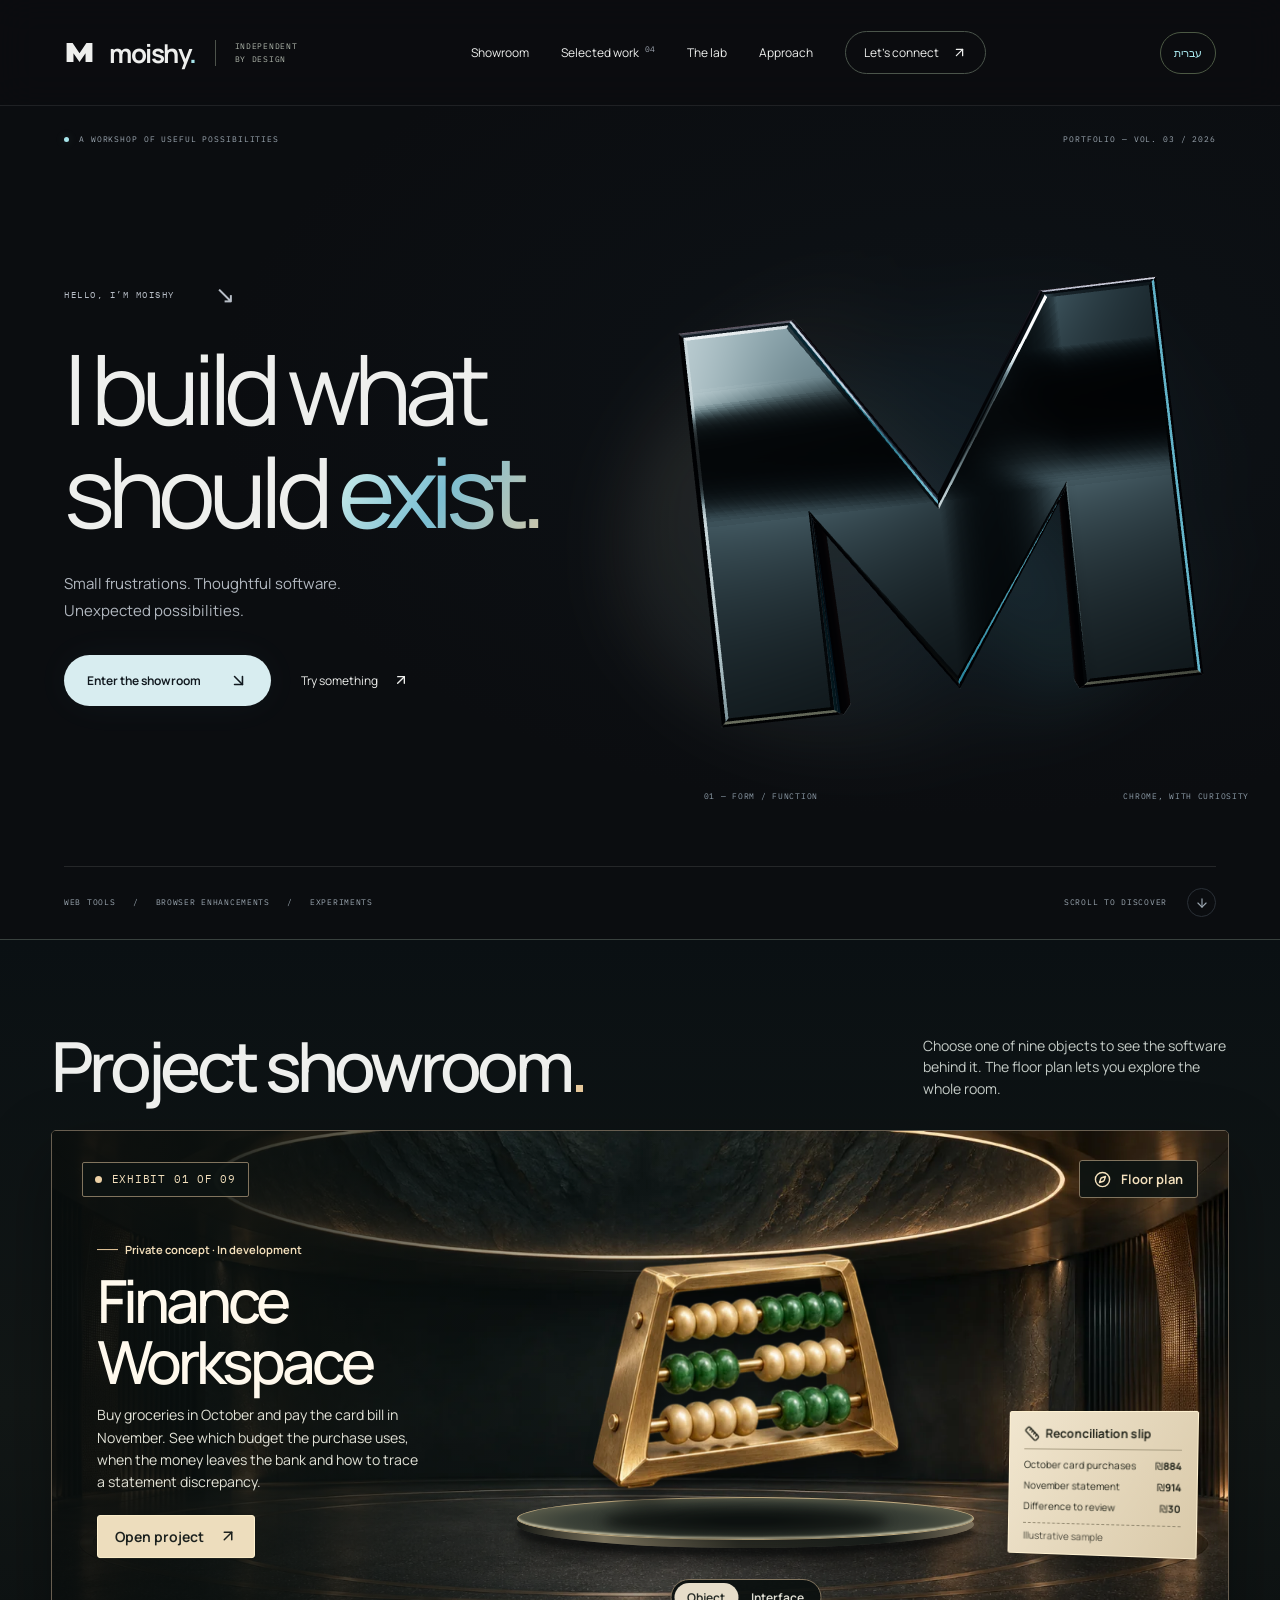
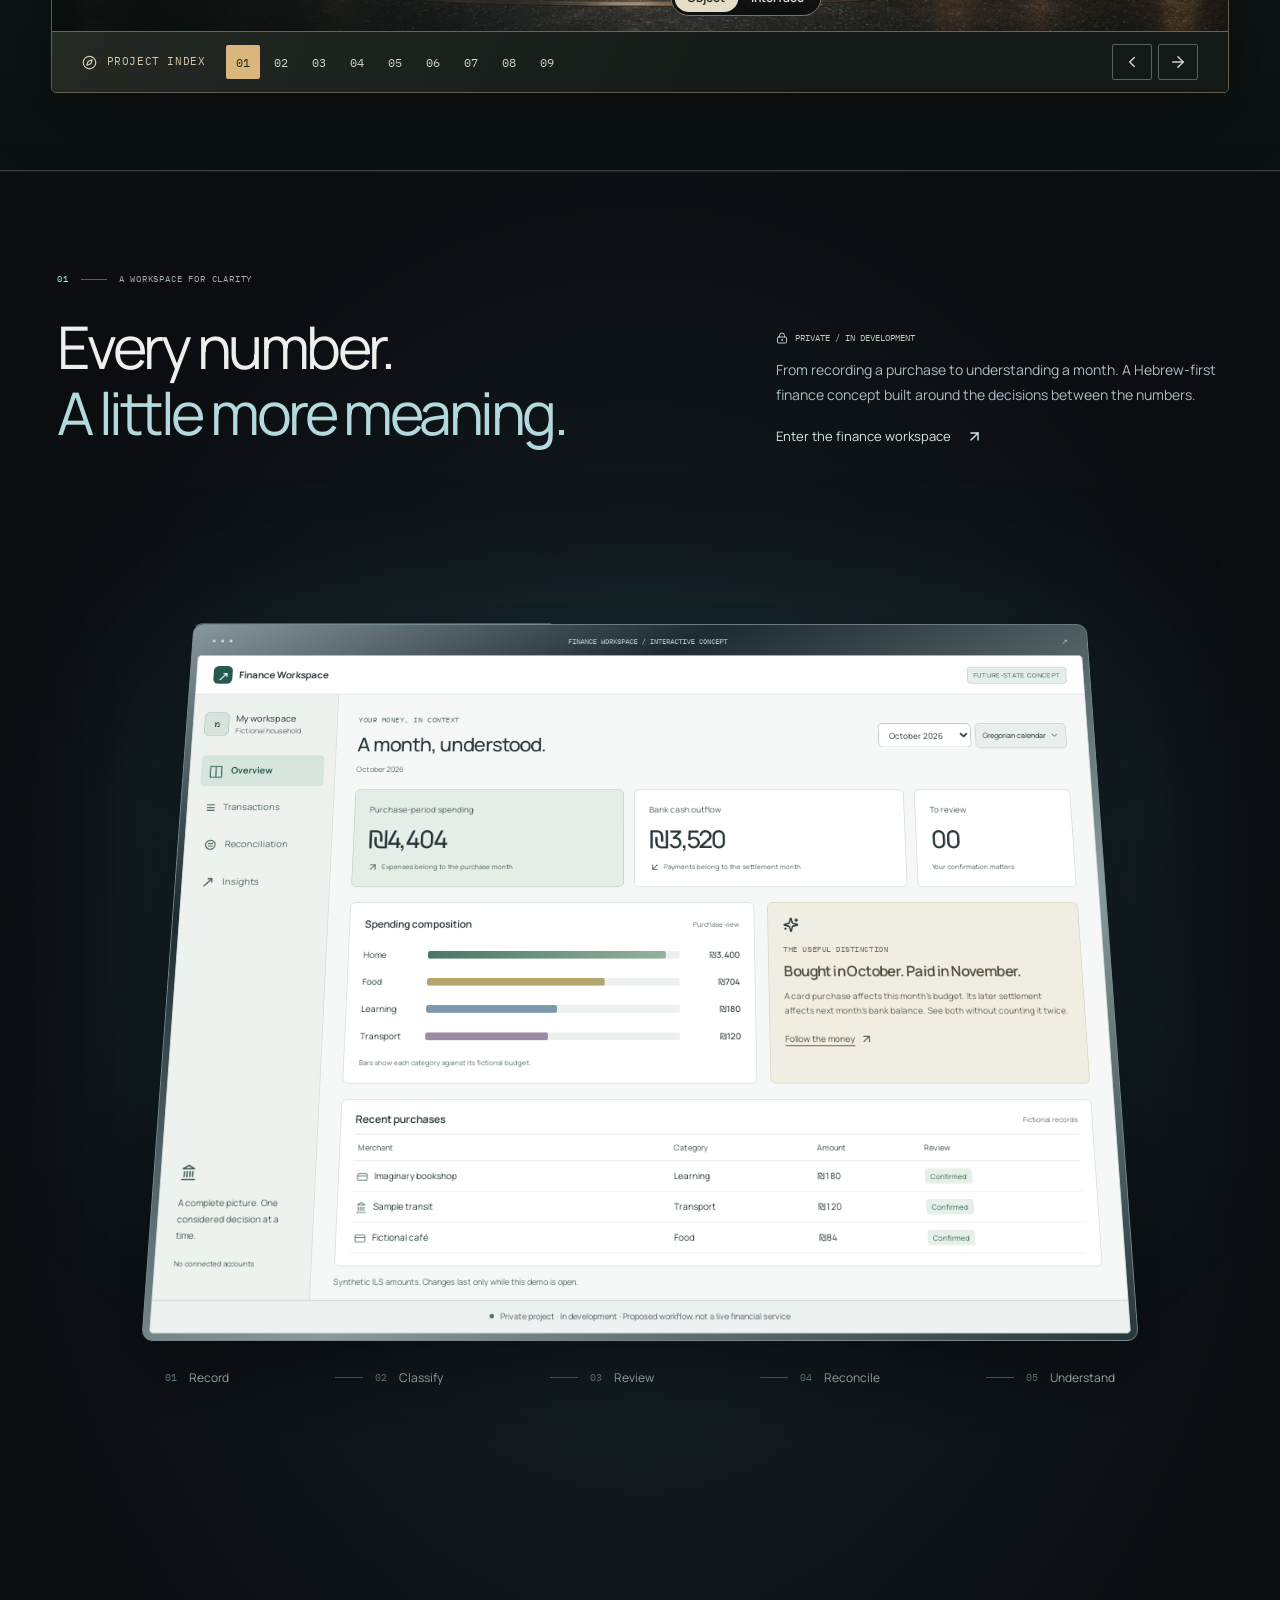
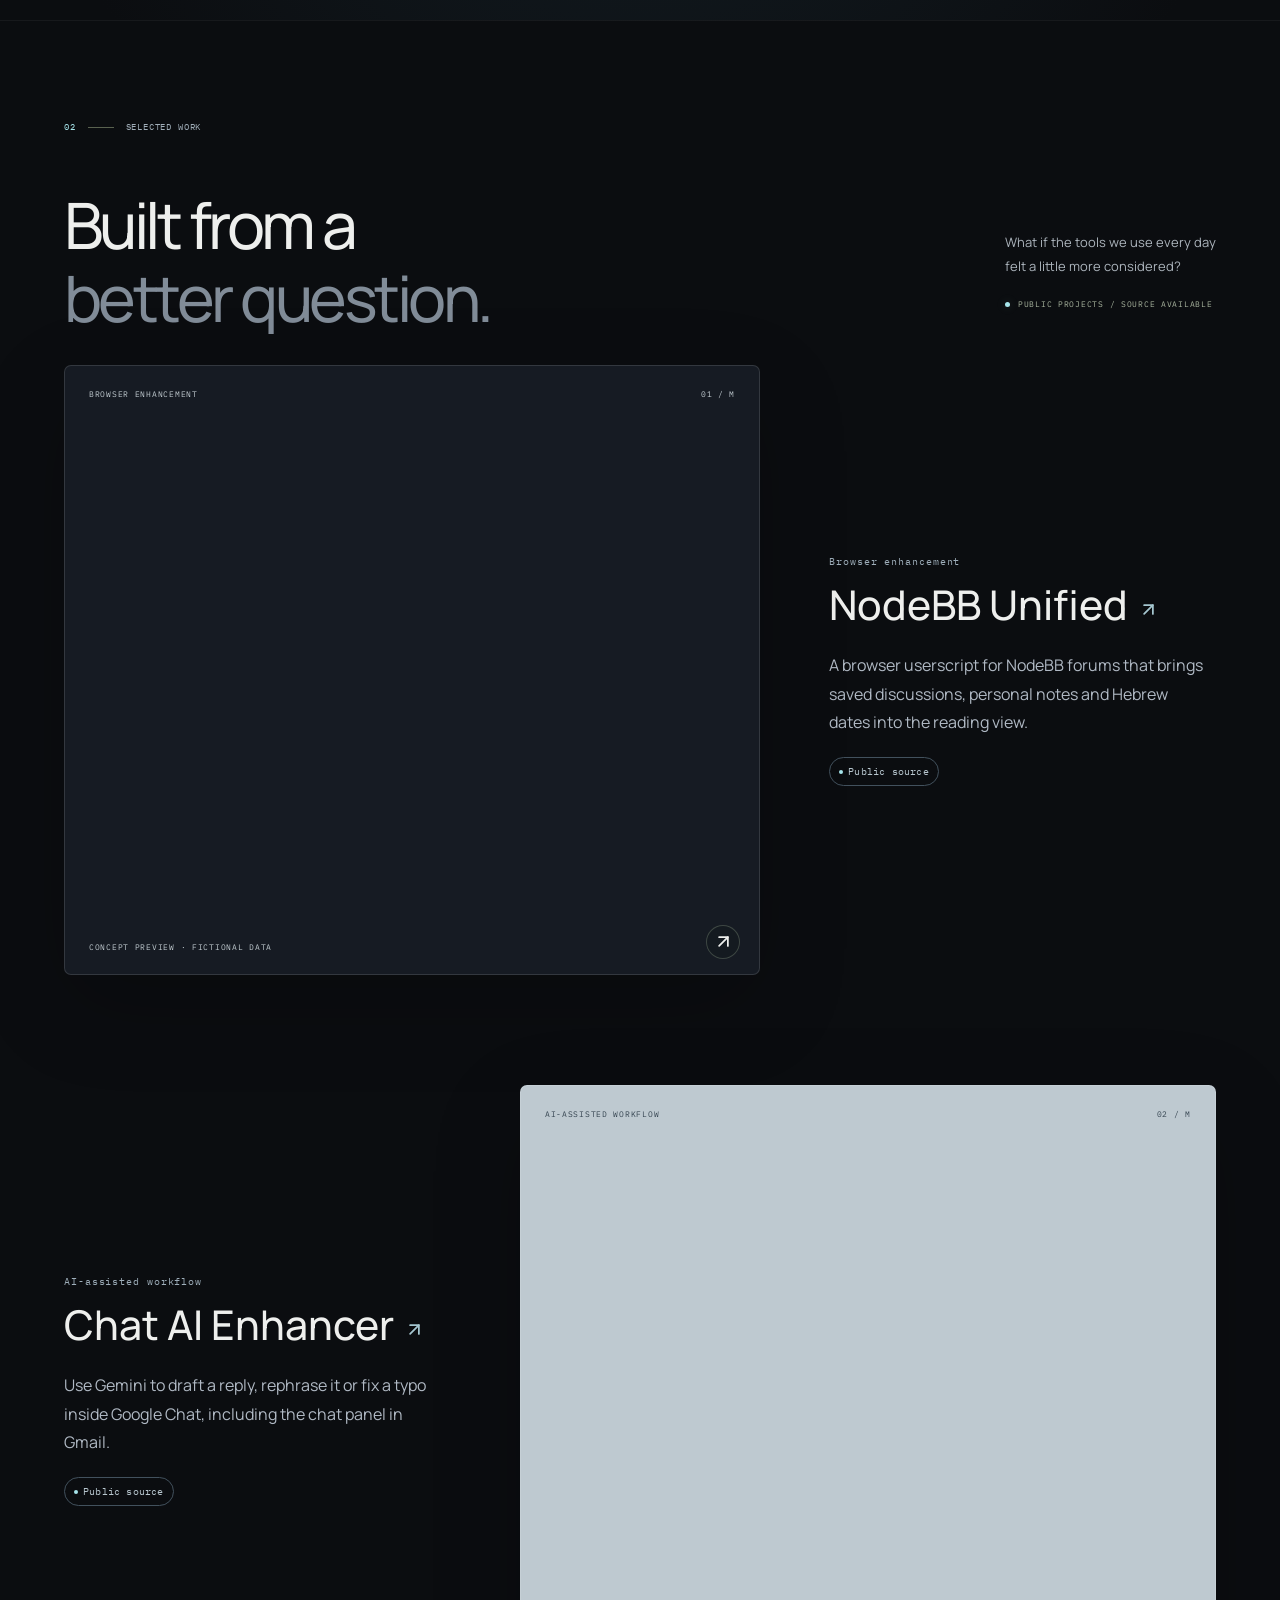
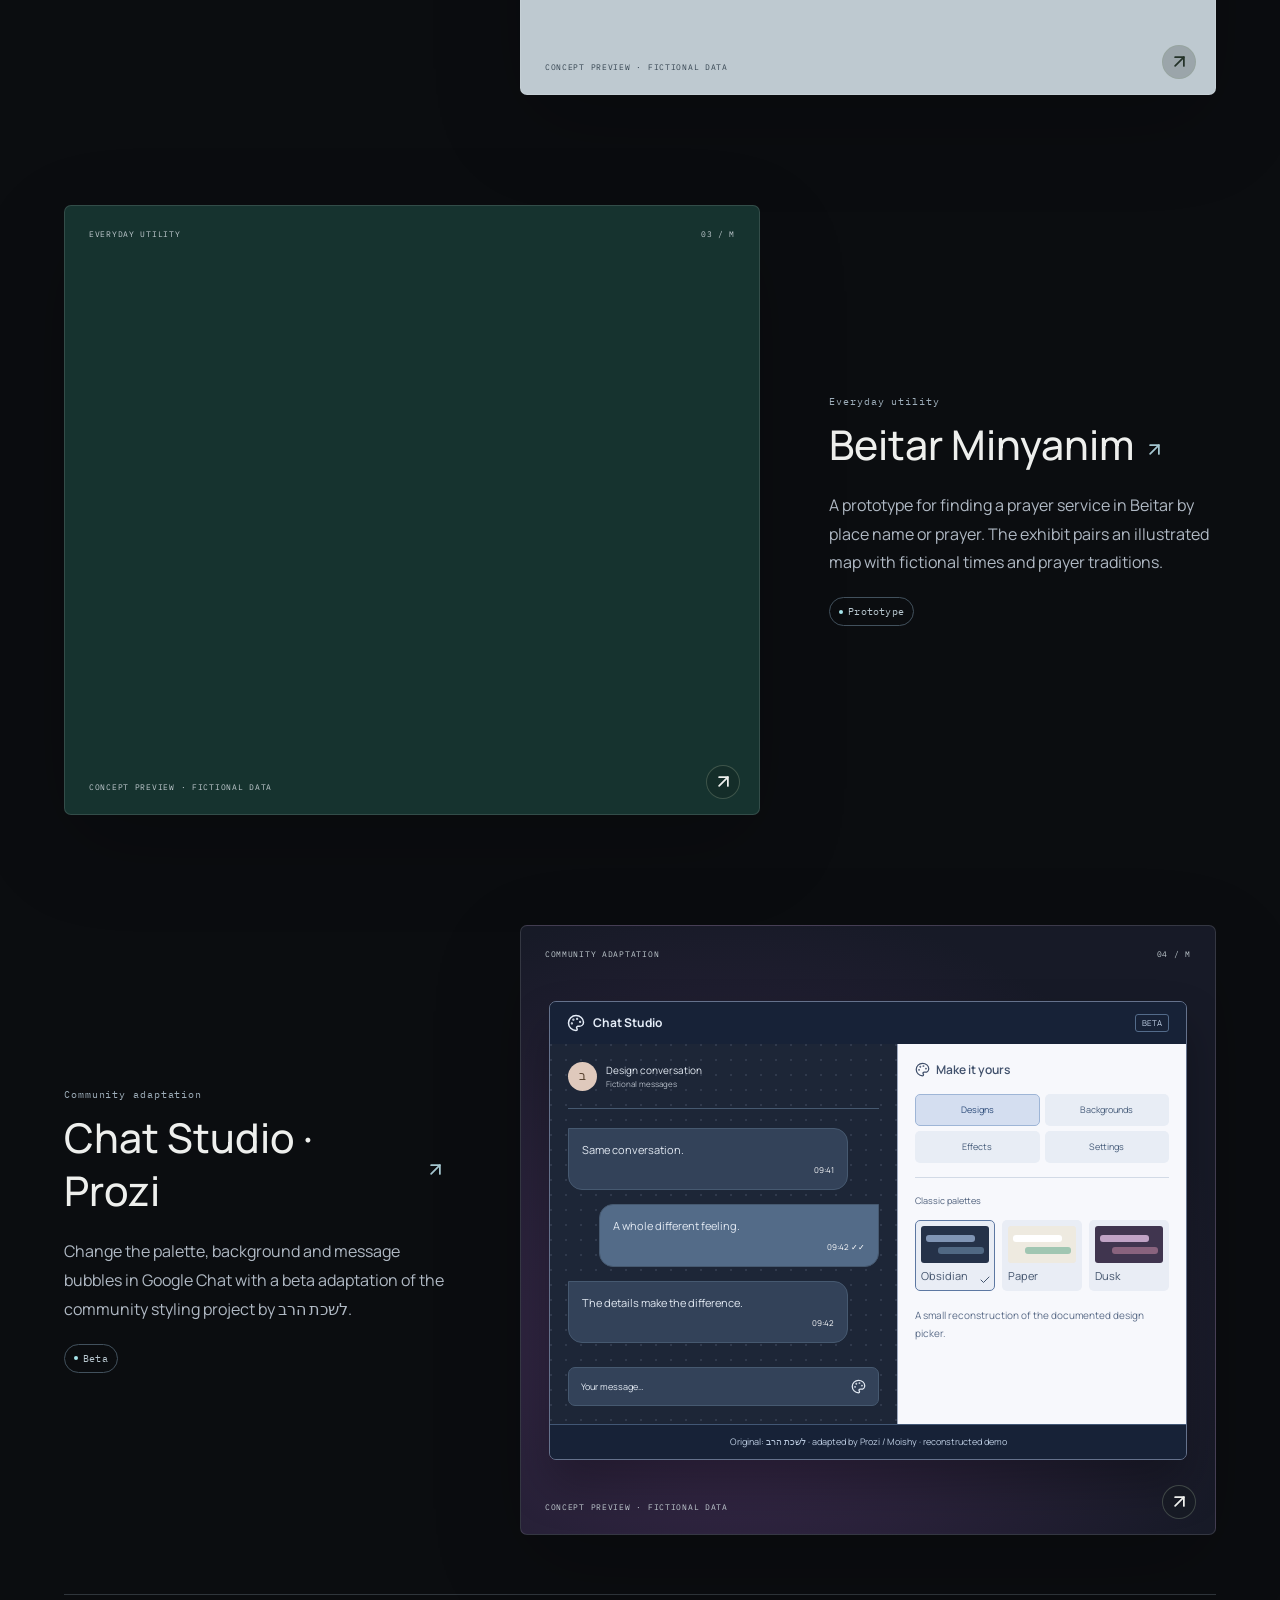
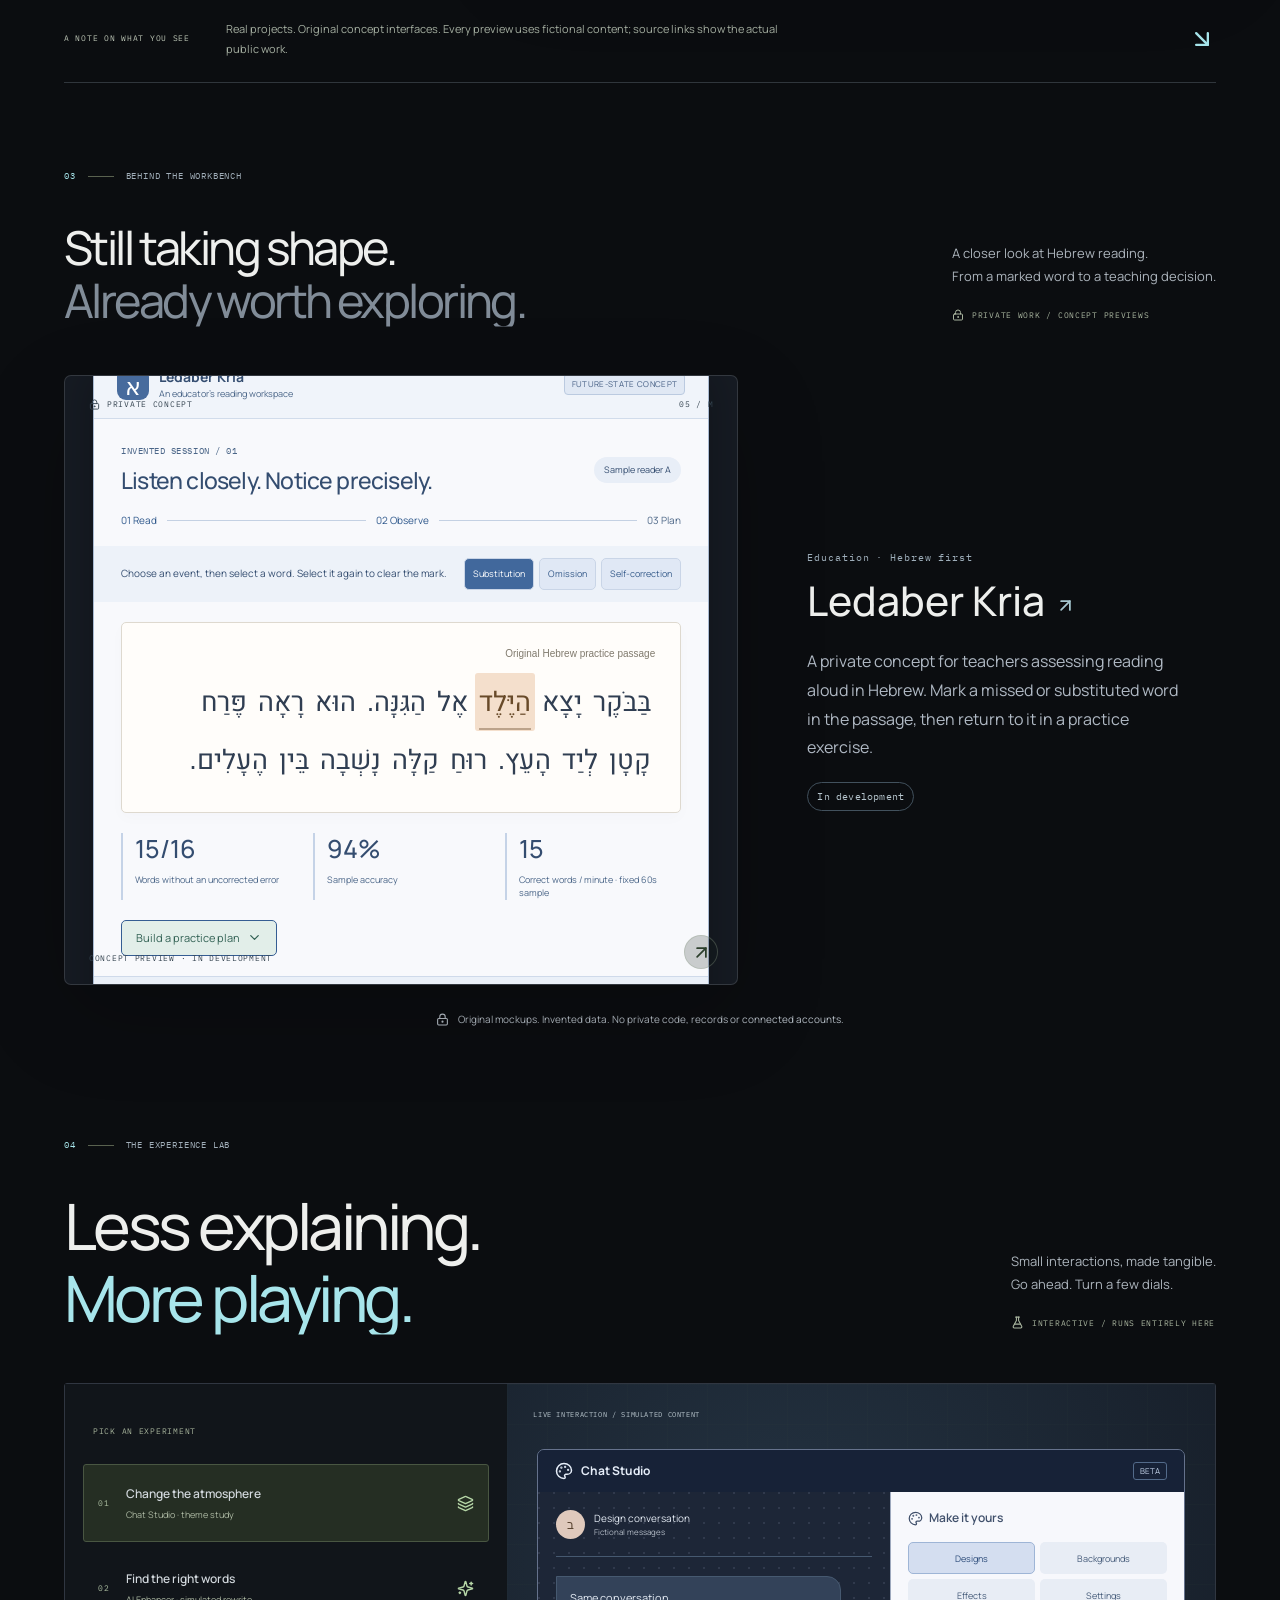
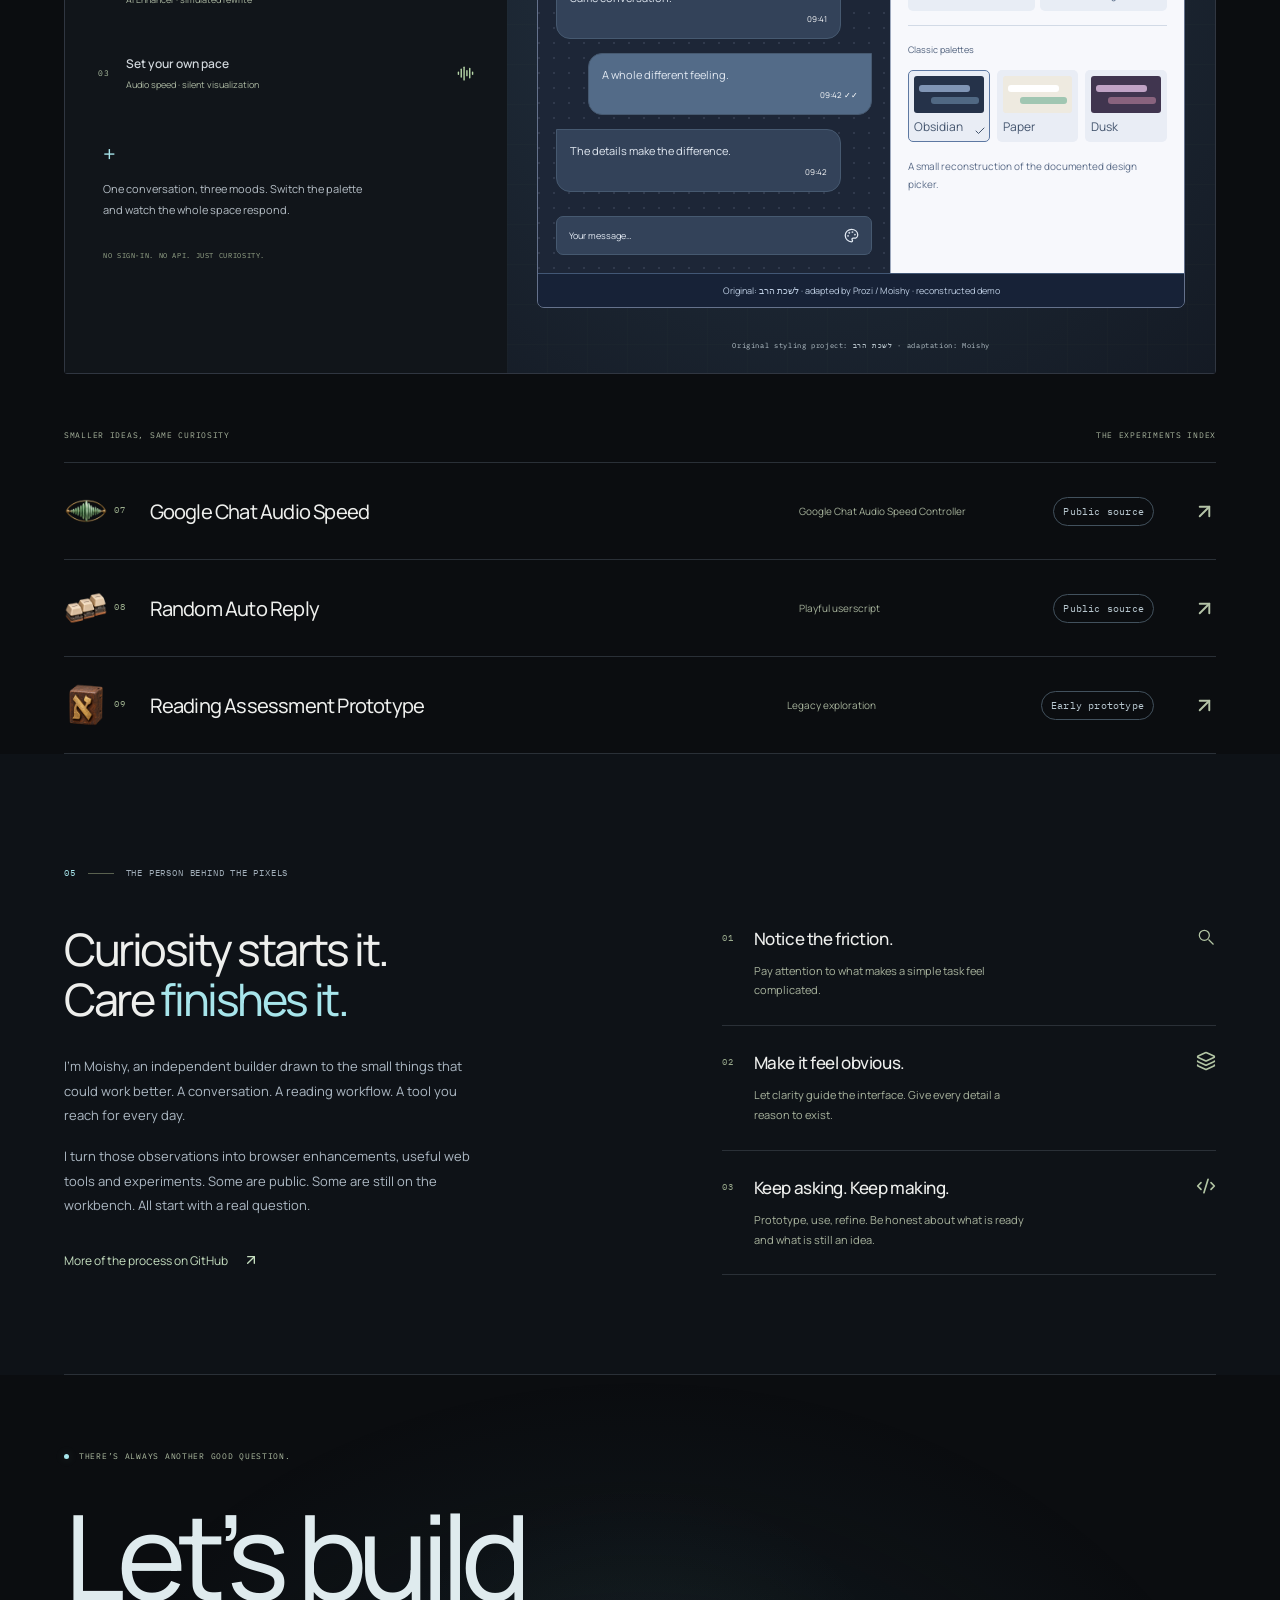
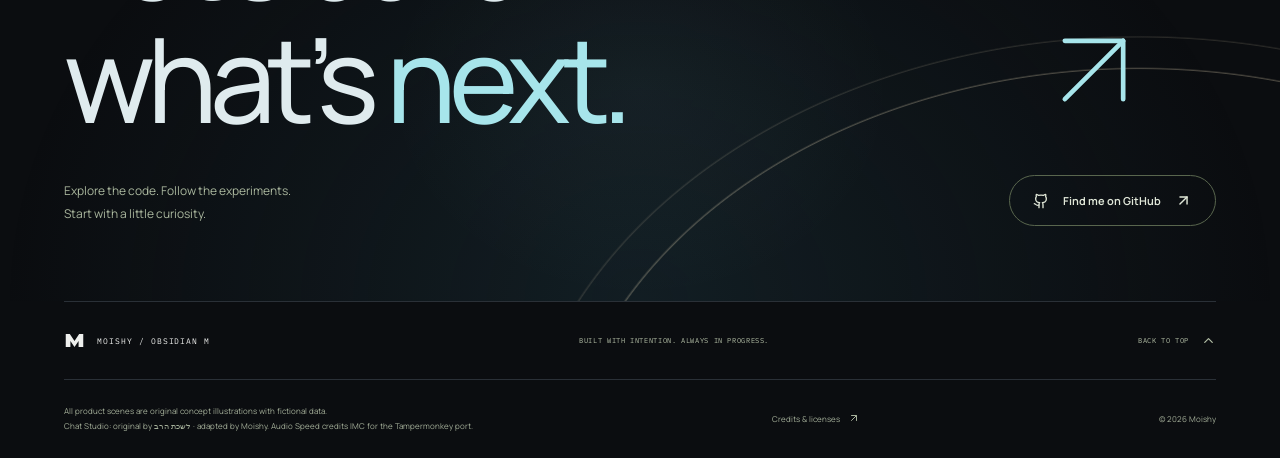
<file: index.html>
<!doctype html>
<html lang="en" dir="ltr">
  <head>
    <meta charset="UTF-8" /><meta http-equiv="Content-Security-Policy" content="default-src 'self'; script-src 'self' 'sha256-nO0ATssH/3P6HZIOR87C09dJxXGLAng+KDasftvrfdo='; style-src 'self' 'unsafe-inline'; img-src 'self' data:; font-src 'self'; connect-src 'self'; object-src 'none'; base-uri 'self'; form-action 'none'; frame-src 'none'; worker-src 'none'" /><meta name="referrer" content="strict-origin-when-cross-origin" />
    <link rel="stylesheet" crossorigin href="/assets/index-HQTYsqso.css"><meta name="viewport" content="width=device-width, initial-scale=1.0" />
    <meta name="theme-color" content="#101311" />
    <meta
      name="description"
      content="Moishy — independent builder of useful web tools, browser enhancements and thoughtful digital experiences. Explore public projects and clearly labeled concept previews."
    />
    <meta property="og:title" content="Moishy — Useful software. Unexpected experiences." />
    <meta
      property="og:description"
      content="An independent builder’s collection of tools, experiments and ideas in progress."
    />
    <meta property="og:type" content="website" />
    <meta property="og:url" content="https://moishyf.github.io/" />
    <meta property="og:image" content="https://moishyf.github.io/social.png" />
    <meta property="og:image:width" content="1200" />
    <meta property="og:image:height" content="630" />
    <meta name="twitter:card" content="summary_large_image" />
    <link rel="canonical" href="https://moishyf.github.io/" />
    <link rel="icon" type="image/svg+xml" href="/favicon.svg" />
    <link
      rel="preload"
      href="/assets/manrope-latin-wght-normal-DHIcAJRg.woff2"
      as="font"
      type="font/woff2"
      crossorigin
    />
    <link
      rel="preload"
      href="/assets/ibm-plex-mono-latin-400-normal-DMJ8VG8y.woff2"
      as="font"
      type="font/woff2"
      crossorigin
    />
    <title>Moishy — Independent builder · OBSIDIAN / M</title>
    <script type="module" crossorigin src="/assets/index-B0TfZPqk.js"></script>
    
  <link rel="modulepreload" href="/assets/hydrate-B8Xn-6-v.js" crossorigin fetchpriority="low" /></head>
  <body>
    <div id="root" data-locale="en"><a class="skip-link" href="#main" tabindex="0">Skip to content</a><header class="site-header"><a class="brand" href="#" aria-label="Moishy, back to top"><svg viewBox="0 0 36 36" fill="none" aria-hidden="true"><path d="M3 29V7h7l8 12 8-12h7v22h-8V19l-7 10-7-10v10Z" fill="currentColor"></path></svg><span>moishy<span class="brand-period">.</span></span><span class="brand-divider"></span><span class="brand-edition mono">INDEPENDENT<br/>BY DESIGN</span></a><nav class="navigation" aria-label="Main navigation"><a href="#showroom">Showroom</a><a href="#work">Selected work<span>04</span></a><a href="#lab">The lab</a><a href="#about">Approach</a><a class="nav-contact" href="https://github.com/moishyf" target="_blank" rel="noreferrer">Let’s connect<svg xmlns="http://www.w3.org/2000/svg" width="15" height="15" viewBox="0 0 24 24" fill="none" stroke="currentColor" stroke-width="2" stroke-linecap="round" stroke-linejoin="round" class="lucide lucide-arrow-up-right"><path d="M7 7h10v10"></path><path d="M7 17 17 7"></path></svg><span class="sr-only"> on GitHub (opens in a new tab)</span></a></nav><button class="language-toggle" lang="he" aria-label="Switch language to Hebrew">עברית</button><button id="menu-toggle" class="menu-toggle icon-button" aria-label="Open navigation" aria-expanded="false"><svg xmlns="http://www.w3.org/2000/svg" width="24" height="24" viewBox="0 0 24 24" fill="none" stroke="currentColor" stroke-width="2" stroke-linecap="round" stroke-linejoin="round" class="lucide lucide-menu"><line x1="4" x2="20" y1="12" y2="12"></line><line x1="4" x2="20" y1="6" y2="6"></line><line x1="4" x2="20" y1="18" y2="18"></line></svg></button></header><main id="main"><section class="hero" aria-labelledby="hero-title"><div class="hero-topline mono"><span><i class="live-dot"></i> <!-- -->A WORKSHOP OF USEFUL POSSIBILITIES</span><span>PORTFOLIO — VOL. 03 / 2026</span></div><div class="hero-body"><div class="hero-copy"><div class="hero-kicker mono">HELLO, I’M MOISHY<span>↘</span></div><h1 id="hero-title"><span>I build what</span><span class="hero-line-two">should<!-- --> <em>exist.</em><span class="title-star" aria-hidden="true">✳</span></span></h1><p>Small frustrations. Thoughtful software.<br/>Unexpected possibilities.</p><div class="hero-actions"><a href="#showroom" class="primary-button">Enter the showroom<svg xmlns="http://www.w3.org/2000/svg" width="19" height="19" viewBox="0 0 24 24" fill="none" stroke="currentColor" stroke-width="2" stroke-linecap="round" stroke-linejoin="round" class="lucide lucide-arrow-down-right"><path d="m7 7 10 10"></path><path d="M17 7v10H7"></path></svg></a><a class="text-link" href="#lab">Try something<svg xmlns="http://www.w3.org/2000/svg" width="16" height="16" viewBox="0 0 24 24" fill="none" stroke="currentColor" stroke-width="2" stroke-linecap="round" stroke-linejoin="round" class="lucide lucide-arrow-up-right"><path d="M7 7h10v10"></path><path d="M7 17 17 7"></path></svg></a></div></div><div class="metal-study "><div class="spectral-field" aria-hidden="true"></div><div class="metal-fallback"><div class="sculpture"><div class="sculpture-light"></div><svg class="orbital-grid" viewBox="0 0 680 640" fill="none" aria-hidden="true"><g stroke="currentColor" stroke-width=".7"><circle cx="340" cy="310" r="250"></circle><circle cx="340" cy="310" r="209" stroke-dasharray="2 8"></circle><ellipse cx="340" cy="310" rx="302" ry="102" transform="rotate(-28 340 310)"></ellipse><ellipse cx="340" cy="310" rx="295" ry="105" transform="rotate(48 340 310)"></ellipse><path d="M20 310h640M340 35v550" stroke-dasharray="3 8"></path></g><g fill="#b7e9cf"><circle cx="124" cy="433" r="3"></circle><circle cx="552" cy="177" r="3"></circle><path d="M97 146v12m-6-6h12M563 462v12m-6-6h12" stroke="#b7e9cf"></path></g></svg><svg class="m-sculpture" viewBox="0 0 600 600" fill="none" aria-label="Original dimensional chrome M sculpture" role="img"><defs><linearGradient id="metal" x1="130" y1="110" x2="460" y2="490" gradientUnits="userSpaceOnUse"><stop stop-color="#e9eee3"></stop><stop offset=".19" stop-color="#889b8e"></stop><stop offset=".37" stop-color="#d9e7dc"></stop><stop offset=".40" stop-color="#424e49"></stop><stop offset=".64" stop-color="#1a2421"></stop><stop offset=".86" stop-color="#79998b"></stop><stop offset="1" stop-color="#d2e7d3"></stop></linearGradient><linearGradient id="side" x1="180" y1="150" x2="380" y2="510" gradientUnits="userSpaceOnUse"><stop stop-color="#91ada0"></stop><stop offset=".18" stop-color="#33483e"></stop><stop offset=".6" stop-color="#101b17"></stop><stop offset="1" stop-color="#507461"></stop></linearGradient><linearGradient id="edge" x1="125" y1="180" x2="490" y2="420" gradientUnits="userSpaceOnUse"><stop stop-color="#f0f4db"></stop><stop offset=".46" stop-color="#c3f5dc"></stop><stop offset="1" stop-color="#4d7262"></stop></linearGradient><linearGradient id="inset" x1="210" y1="170" x2="360" y2="360" gradientUnits="userSpaceOnUse"><stop stop-color="#7e9c8b"></stop><stop offset=".48" stop-color="#121b16"></stop><stop offset="1" stop-color="#3d5648"></stop></linearGradient></defs><g transform="rotate(-10 300 300)"><path d="M128 188 170 159 250 162 323 285 397 162 477 162 477 427 435 456 356 456 356 326 290 427 252 450 207 368 207 456 128 456Z" fill="url(#side)"></path><path d="m128 188 80 0 77 124 71-124h79v268h-79V326l-71 113-77-115v132h-80Z" fill="url(#metal)" stroke="url(#edge)" stroke-width="1.3" stroke-linejoin="round"></path><path d="m128 188 42-29h80l-42 29Zm80 0 42-29 73 126-38 27Zm148 0 41-26h80l-42 26Z" fill="#ceddcb" fill-opacity=".67" stroke="#d8eddb" stroke-opacity=".6"></path><path d="m285 312 38-27 74-123-41 26Z" fill="url(#inset)"></path><path d="m435 188 42-26v265l-42 29Z" fill="url(#side)" stroke="#87ad97" stroke-width=".7"></path><path d="m208 324 39-25 38 62v78Z" fill="url(#inset)"></path><path d="M140 200h61l84 132 78-132h60v244h-55V286l-83 132-89-130v156h-56Z" stroke="#e2f4d7" stroke-opacity=".14"></path><path d="M128 456V188h80m148 0h79v268" stroke="#e8ffe9" stroke-opacity=".8" stroke-width="1.6"></path></g></svg><span class="sculpture-coordinate mono">FORM STUDY — 001</span><span class="sculpture-caption mono">A SMALL IDEA.<br/>ANOTHER DIMENSION.</span><div class="sculpture-base"></div></div></div><div class="metal-canvas" aria-hidden="true"></div><div class="material-label mono"><span>01 — <!-- -->FORM / FUNCTION</span><span>CHROME, WITH CURIOSITY</span></div><span class="sr-only">Original dimensional chrome M sculpture</span></div></div><div class="hero-footer"><span class="mono">WEB TOOLS<!-- -->   /   <!-- -->BROWSER ENHANCEMENTS<!-- -->   /  <!-- --> <!-- -->EXPERIMENTS</span><a href="#showroom" class="scroll-link mono">SCROLL TO DISCOVER<span><svg xmlns="http://www.w3.org/2000/svg" width="14" height="14" viewBox="0 0 24 24" fill="none" stroke="currentColor" stroke-width="2" stroke-linecap="round" stroke-linejoin="round" class="lucide lucide-arrow-down"><path d="M12 5v14"></path><path d="m19 12-7 7-7-7"></path></svg></span></a></div></section><section class="showroom" id="showroom" aria-labelledby="showroom-heading"><header class="showroom-header"><h2 id="showroom-heading">Project showroom<span aria-hidden="true">.</span></h2><p>Choose one of nine objects to see the software behind it. The floor plan lets you explore the whole room.</p></header><div class="museum" style="--specimen-color:#dab57c"><div class="museum-room"><div class="museum-top"><span class="museum-sign mono"><i></i>Exhibit 01 of 09</span><button type="button" class="map-trigger" aria-expanded="false" aria-controls="museum-plan"><svg xmlns="http://www.w3.org/2000/svg" width="17" height="17" viewBox="0 0 24 24" fill="none" stroke="currentColor" stroke-width="2" stroke-linecap="round" stroke-linejoin="round" class="lucide lucide-compass"><path d="m16.24 7.76-1.804 5.411a2 2 0 0 1-1.265 1.265L7.76 16.24l1.804-5.411a2 2 0 0 1 1.265-1.265z"></path><circle cx="12" cy="12" r="10"></circle></svg> <!-- -->Floor plan</button></div><div class="museum-plaque"><div class="exhibit-status"><span></span>Private concept<!-- --> ·<!-- --> <!-- -->In development</div><h3 dir="auto">Finance Workspace</h3><p>Buy groceries in October and pay the card bill in November. See which budget the purchase uses, when the money leaves the bank and how to trace a statement discrepancy.</p><button class="exhibit-enter">Open project<!-- --> <svg xmlns="http://www.w3.org/2000/svg" width="18" height="18" viewBox="0 0 24 24" fill="none" stroke="currentColor" stroke-width="2" stroke-linecap="round" stroke-linejoin="round" class="lucide lucide-arrow-up-right"><path d="M7 7h10v10"></path><path d="M7 17 17 7"></path></svg></button></div><div class="museum-sightline" aria-hidden="true"><div class="exhibit-table"><i></i><b></b></div><div class="museum-turntable"><div class="museum-ring" style="--angle:0deg"></div></div></div><div class="view-selector" role="group" aria-label="Exhibit view"><button aria-pressed="true">Object</button><button aria-pressed="false">Interface</button></div><div class="sample-slip"><div><svg xmlns="http://www.w3.org/2000/svg" width="16" height="16" viewBox="0 0 24 24" fill="none" stroke="currentColor" stroke-width="2" stroke-linecap="round" stroke-linejoin="round" class="lucide lucide-ruler"><path d="M21.3 15.3a2.4 2.4 0 0 1 0 3.4l-2.6 2.6a2.4 2.4 0 0 1-3.4 0L2.7 8.7a2.41 2.41 0 0 1 0-3.4l2.6-2.6a2.41 2.41 0 0 1 3.4 0Z"></path><path d="m14.5 12.5 2-2"></path><path d="m11.5 9.5 2-2"></path><path d="m8.5 6.5 2-2"></path><path d="m17.5 15.5 2-2"></path></svg><b>Reconciliation slip</b></div><dl><div><dt>October card purchases</dt><dd><bdi>₪884</bdi></dd></div><div><dt>November statement</dt><dd><bdi>₪914</bdi></dd></div><div><dt>Difference to review</dt><dd><bdi>₪30</bdi></dd></div></dl><small>Illustrative sample</small></div><div id="museum-plan" class="museum-plan" hidden=""></div></div><div class="museum-dock"><span class="dock-index mono"><svg xmlns="http://www.w3.org/2000/svg" width="15" height="15" viewBox="0 0 24 24" fill="none" stroke="currentColor" stroke-width="2" stroke-linecap="round" stroke-linejoin="round" class="lucide lucide-compass"><path d="m16.24 7.76-1.804 5.411a2 2 0 0 1-1.265 1.265L7.76 16.24l1.804-5.411a2 2 0 0 1 1.265-1.265z"></path><circle cx="12" cy="12" r="10"></circle></svg>Project index</span><div class="station-strip" role="group" aria-label="Choose an exhibit"><button aria-current="step" aria-label="Visit Finance Workspace">01</button><button aria-label="Visit Ledaber Kria">02</button><button aria-label="Visit NodeBB Unified">03</button><button aria-label="Visit Chat AI Enhancer">04</button><button aria-label="Visit Chat Studio · Prozi">05</button><button aria-label="Visit Beitar Minyanim">06</button><button aria-label="Visit Google Chat Audio Speed">07</button><button aria-label="Visit Random Auto Reply">08</button><button aria-label="Visit Reading Assessment Prototype">09</button></div><div class="dock-arrows"><button aria-label="Previous exhibit"><svg xmlns="http://www.w3.org/2000/svg" width="24" height="24" viewBox="0 0 24 24" fill="none" stroke="currentColor" stroke-width="2" stroke-linecap="round" stroke-linejoin="round" class="lucide lucide-chevron-left"><path d="m15 18-6-6 6-6"></path></svg></button><button aria-label="Next exhibit"><svg xmlns="http://www.w3.org/2000/svg" width="24" height="24" viewBox="0 0 24 24" fill="none" stroke="currentColor" stroke-width="2" stroke-linecap="round" stroke-linejoin="round" class="lucide lucide-arrow-right"><path d="M5 12h14"></path><path d="m12 5 7 7-7 7"></path></svg></button></div></div><span class="sr-only" role="status">Exhibit 01 of 09<!-- --> · <!-- -->Finance Workspace</span></div></section><section class="finance-chapter" id="finance-feature"><div class="finance-sticky"><div class="feature-editorial"><div class="chapter-label mono"><span>01</span><i></i>A WORKSPACE FOR CLARITY</div><div class="feature-heading"><h2>Every number.<br/><em>A little more meaning.</em></h2><div><span class="feature-type"><svg xmlns="http://www.w3.org/2000/svg" width="12" height="12" viewBox="0 0 24 24" fill="none" stroke="currentColor" stroke-width="2" stroke-linecap="round" stroke-linejoin="round" class="lucide lucide-lock-keyhole"><circle cx="12" cy="16" r="1"></circle><rect x="3" y="10" width="18" height="12" rx="2"></rect><path d="M7 10V7a5 5 0 0 1 10 0v3"></path></svg>PRIVATE / IN DEVELOPMENT</span><p>From recording a purchase to understanding a month. A Hebrew-first finance concept built around the decisions between the numbers.</p><button class="text-link">Enter the finance workspace<svg xmlns="http://www.w3.org/2000/svg" width="17" height="17" viewBox="0 0 24 24" fill="none" stroke="currentColor" stroke-width="2" stroke-linecap="round" stroke-linejoin="round" class="lucide lucide-arrow-up-right"><path d="M7 7h10v10"></path><path d="M7 17 17 7"></path></svg></button></div></div></div><div class="finance-stage"><div class="stage-halo" aria-hidden="true"></div><div class="finance-device"><div class="device-titlebar"><span>● ● ●</span><span>FINANCE WORKSPACE / INTERACTIVE CONCEPT</span><span>↗</span></div><div class="finance-demo-slot"></div></div></div><div class="finance-flow" aria-label="Proposed finance workflow"><span><i>01</i>Record</span><span><i>02</i>Classify</span><span><i>03</i>Review</span><span><i>04</i>Reconcile</span><span><i>05</i>Understand</span></div></div></section><section id="work" class="section selected-work"><div class="chapter-label mono"><span>02</span><i></i>SELECTED WORK</div><div class="section-heading" data-reveal="true"><h2>Built from a<br/><span class="muted-heading">better question.</span></h2><div class="section-intro"><p>What if the tools we use every day<br class="desktop-break"/> <!-- -->felt a little more considered?</p><span class="section-note mono"><i class="live-dot"></i> <!-- -->PUBLIC PROJECTS / SOURCE AVAILABLE</span></div></div><div class="projects-grid"><article class="project-card project-forum" data-reveal="true"><div class="project-scene scene-forum"><button class="scene-trigger" aria-label="Explore NodeBB Unified"></button><div class="scene-topline mono"><span>BROWSER ENHANCEMENT</span><span>01<!-- --> / M</span></div><div class="mockup-composition" aria-hidden="true" inert=""></div><span class="scene-bottomline mono">CONCEPT PREVIEW ·<!-- --> <!-- -->FICTIONAL DATA</span><span class="scene-open"><svg xmlns="http://www.w3.org/2000/svg" width="21" height="21" viewBox="0 0 24 24" fill="none" stroke="currentColor" stroke-width="2" stroke-linecap="round" stroke-linejoin="round" class="lucide lucide-arrow-up-right"><path d="M7 7h10v10"></path><path d="M7 17 17 7"></path></svg></span></div><div class="project-caption"><div><div class="project-category mono">Browser enhancement</div><h3><button>NodeBB Unified<svg xmlns="http://www.w3.org/2000/svg" width="21" height="21" viewBox="0 0 24 24" fill="none" stroke="currentColor" stroke-width="2" stroke-linecap="round" stroke-linejoin="round" class="lucide lucide-arrow-up-right"><path d="M7 7h10v10"></path><path d="M7 17 17 7"></path></svg></button></h3><p>A browser userscript for NodeBB forums that brings saved discussions, personal notes and Hebrew dates into the reading view.</p></div><span class="status-tag "><i></i>Public source</span></div></article><article class="project-card project-rewrite" data-reveal="true"><div class="project-scene scene-rewrite"><button class="scene-trigger" aria-label="Explore Chat AI Enhancer"></button><div class="scene-topline mono"><span>AI-ASSISTED WORKFLOW</span><span>02<!-- --> / M</span></div><div class="mockup-composition" aria-hidden="true" inert=""></div><span class="scene-bottomline mono">CONCEPT PREVIEW ·<!-- --> <!-- -->FICTIONAL DATA</span><span class="scene-open"><svg xmlns="http://www.w3.org/2000/svg" width="21" height="21" viewBox="0 0 24 24" fill="none" stroke="currentColor" stroke-width="2" stroke-linecap="round" stroke-linejoin="round" class="lucide lucide-arrow-up-right"><path d="M7 7h10v10"></path><path d="M7 17 17 7"></path></svg></span></div><div class="project-caption"><div><div class="project-category mono">AI-assisted workflow</div><h3><button>Chat AI Enhancer<svg xmlns="http://www.w3.org/2000/svg" width="21" height="21" viewBox="0 0 24 24" fill="none" stroke="currentColor" stroke-width="2" stroke-linecap="round" stroke-linejoin="round" class="lucide lucide-arrow-up-right"><path d="M7 7h10v10"></path><path d="M7 17 17 7"></path></svg></button></h3><p>Use Gemini to draft a reply, rephrase it or fix a typo inside Google Chat, including the chat panel in Gmail.</p></div><span class="status-tag "><i></i>Public source</span></div></article><article class="project-card project-map" data-reveal="true"><div class="project-scene scene-map"><button class="scene-trigger" aria-label="Explore Beitar Minyanim"></button><div class="scene-topline mono"><span>EVERYDAY UTILITY</span><span>03<!-- --> / M</span></div><div class="mockup-composition" aria-hidden="true" inert=""></div><span class="scene-bottomline mono">CONCEPT PREVIEW ·<!-- --> <!-- -->FICTIONAL DATA</span><span class="scene-open"><svg xmlns="http://www.w3.org/2000/svg" width="21" height="21" viewBox="0 0 24 24" fill="none" stroke="currentColor" stroke-width="2" stroke-linecap="round" stroke-linejoin="round" class="lucide lucide-arrow-up-right"><path d="M7 7h10v10"></path><path d="M7 17 17 7"></path></svg></span></div><div class="project-caption"><div><div class="project-category mono">Everyday utility</div><h3><button>Beitar Minyanim<svg xmlns="http://www.w3.org/2000/svg" width="21" height="21" viewBox="0 0 24 24" fill="none" stroke="currentColor" stroke-width="2" stroke-linecap="round" stroke-linejoin="round" class="lucide lucide-arrow-up-right"><path d="M7 7h10v10"></path><path d="M7 17 17 7"></path></svg></button></h3><p>A prototype for finding a prayer service in Beitar by place name or prayer. The exhibit pairs an illustrated map with fictional times and prayer traditions.</p></div><span class="status-tag "><i></i>Prototype</span></div></article><article class="project-card project-studio" data-reveal="true"><div class="project-scene scene-studio"><button class="scene-trigger" aria-label="Explore Chat Studio · Prozi"></button><div class="scene-topline mono"><span>COMMUNITY ADAPTATION</span><span>04<!-- --> / M</span></div><div class="mockup-composition" aria-hidden="true" inert=""></div><span class="scene-bottomline mono">CONCEPT PREVIEW ·<!-- --> <!-- -->FICTIONAL DATA</span><span class="scene-open"><svg xmlns="http://www.w3.org/2000/svg" width="21" height="21" viewBox="0 0 24 24" fill="none" stroke="currentColor" stroke-width="2" stroke-linecap="round" stroke-linejoin="round" class="lucide lucide-arrow-up-right"><path d="M7 7h10v10"></path><path d="M7 17 17 7"></path></svg></span></div><div class="project-caption"><div><div class="project-category mono">Community adaptation</div><h3><button>Chat Studio · Prozi<svg xmlns="http://www.w3.org/2000/svg" width="21" height="21" viewBox="0 0 24 24" fill="none" stroke="currentColor" stroke-width="2" stroke-linecap="round" stroke-linejoin="round" class="lucide lucide-arrow-up-right"><path d="M7 7h10v10"></path><path d="M7 17 17 7"></path></svg></button></h3><p>Change the palette, background and message bubbles in Google Chat with a beta adaptation of the community styling project by לשכת הרב.</p></div><span class="status-tag "><i></i>Beta</span></div></article></div><div class="public-work-note"><span class="mono">A NOTE ON WHAT YOU SEE</span><p>Real projects. Original concept interfaces. Every preview uses fictional content; source links show the actual public work.</p><svg xmlns="http://www.w3.org/2000/svg" width="28" height="28" viewBox="0 0 24 24" fill="none" stroke="currentColor" stroke-width="2" stroke-linecap="round" stroke-linejoin="round" class="lucide lucide-arrow-down-right"><path d="m7 7 10 10"></path><path d="M17 7v10H7"></path></svg></div></section><section class="private-section section" id="in-progress"><div class="chapter-label mono"><span>03</span><i></i>BEHIND THE WORKBENCH</div><div class="section-heading" data-reveal="true"><h2>Still taking shape.<br/><span class="muted-heading">Already worth exploring.</span></h2><div class="section-intro"><p>A closer look at Hebrew reading.<br/>From a marked word to a teaching decision.</p><span class="section-note mono"><svg xmlns="http://www.w3.org/2000/svg" width="12" height="12" viewBox="0 0 24 24" fill="none" stroke="currentColor" stroke-width="2" stroke-linecap="round" stroke-linejoin="round" class="lucide lucide-lock-keyhole"><circle cx="12" cy="16" r="1"></circle><rect x="3" y="10" width="18" height="12" rx="2"></rect><path d="M7 10V7a5 5 0 0 1 10 0v3"></path></svg> <!-- -->PRIVATE WORK / CONCEPT PREVIEWS</span></div></div><div class="private-grid"><article class="project-card project-reading" data-reveal="true"><div class="project-scene scene-reading"><button class="scene-trigger" aria-label="Explore Ledaber Kria"></button><div class="scene-topline mono"><span><svg xmlns="http://www.w3.org/2000/svg" width="11" height="11" viewBox="0 0 24 24" fill="none" stroke="currentColor" stroke-width="2" stroke-linecap="round" stroke-linejoin="round" class="lucide lucide-lock-keyhole"><circle cx="12" cy="16" r="1"></circle><rect x="3" y="10" width="18" height="12" rx="2"></rect><path d="M7 10V7a5 5 0 0 1 10 0v3"></path></svg> <!-- -->PRIVATE CONCEPT</span><span>05<!-- --> / M</span></div><div class="mockup-composition" aria-hidden="true" inert=""></div><span class="scene-bottomline mono">CONCEPT PREVIEW ·<!-- --> <!-- -->IN DEVELOPMENT</span><span class="scene-open"><svg xmlns="http://www.w3.org/2000/svg" width="21" height="21" viewBox="0 0 24 24" fill="none" stroke="currentColor" stroke-width="2" stroke-linecap="round" stroke-linejoin="round" class="lucide lucide-arrow-up-right"><path d="M7 7h10v10"></path><path d="M7 17 17 7"></path></svg></span></div><div class="project-caption"><div><div class="project-category mono">Education · Hebrew first</div><h3><button>Ledaber Kria<svg xmlns="http://www.w3.org/2000/svg" width="21" height="21" viewBox="0 0 24 24" fill="none" stroke="currentColor" stroke-width="2" stroke-linecap="round" stroke-linejoin="round" class="lucide lucide-arrow-up-right"><path d="M7 7h10v10"></path><path d="M7 17 17 7"></path></svg></button></h3><p>A private concept for teachers assessing reading aloud in Hebrew. Mark a missed or substituted word in the passage, then return to it in a practice exercise.</p></div><span class="status-tag private">In development</span></div></article></div><p class="privacy-note"><svg xmlns="http://www.w3.org/2000/svg" width="13" height="13" viewBox="0 0 24 24" fill="none" stroke="currentColor" stroke-width="2" stroke-linecap="round" stroke-linejoin="round" class="lucide lucide-lock-keyhole"><circle cx="12" cy="16" r="1"></circle><rect x="3" y="10" width="18" height="12" rx="2"></rect><path d="M7 10V7a5 5 0 0 1 10 0v3"></path></svg> <!-- -->Original mockups. Invented data. No private code, records or connected accounts.</p></section><section class="lab-section section" id="lab"><div class="chapter-label mono"><span>04</span><i></i>THE EXPERIENCE LAB</div><div class="section-heading" data-reveal="true"><h2>Less explaining.<br/><span class="mint-heading">More playing.</span></h2><div class="section-intro"><p>Small interactions, made tangible.<br/>Go ahead. Turn a few dials.</p><span class="section-note mono"><svg xmlns="http://www.w3.org/2000/svg" width="13" height="13" viewBox="0 0 24 24" fill="none" stroke="currentColor" stroke-width="2" stroke-linecap="round" stroke-linejoin="round" class="lucide lucide-flask-conical"><path d="M14 2v6a2 2 0 0 0 .245.96l5.51 10.08A2 2 0 0 1 18 22H6a2 2 0 0 1-1.755-2.96l5.51-10.08A2 2 0 0 0 10 8V2"></path><path d="M6.453 15h11.094"></path><path d="M8.5 2h7"></path></svg> <!-- -->INTERACTIVE / RUNS ENTIRELY HERE</span></div></div><div class="lab-workbench"><div class="lab-controls"><span class="mono lab-label">PICK AN EXPERIMENT</span><div class="lab-tabs" role="tablist" aria-label="Experience lab"><button id="tab-studio" role="tab" aria-selected="true" aria-controls="panel-studio" tabindex="0"><span class="lab-tab-number mono">01</span><span>Change the atmosphere<small>Chat Studio · theme study</small></span><svg xmlns="http://www.w3.org/2000/svg" width="17" height="17" viewBox="0 0 24 24" fill="none" stroke="currentColor" stroke-width="2" stroke-linecap="round" stroke-linejoin="round" class="lucide lucide-layers"><path d="M12.83 2.18a2 2 0 0 0-1.66 0L2.6 6.08a1 1 0 0 0 0 1.83l8.58 3.91a2 2 0 0 0 1.66 0l8.58-3.9a1 1 0 0 0 0-1.83z"></path><path d="M2 12a1 1 0 0 0 .58.91l8.6 3.91a2 2 0 0 0 1.65 0l8.58-3.9A1 1 0 0 0 22 12"></path><path d="M2 17a1 1 0 0 0 .58.91l8.6 3.91a2 2 0 0 0 1.65 0l8.58-3.9A1 1 0 0 0 22 17"></path></svg></button><button id="tab-rewrite" role="tab" aria-selected="false" tabindex="-1"><span class="lab-tab-number mono">02</span><span>Find the right words<small>AI Enhancer · simulated rewrite</small></span><svg xmlns="http://www.w3.org/2000/svg" width="17" height="17" viewBox="0 0 24 24" fill="none" stroke="currentColor" stroke-width="2" stroke-linecap="round" stroke-linejoin="round" class="lucide lucide-sparkles"><path d="M9.937 15.5A2 2 0 0 0 8.5 14.063l-6.135-1.582a.5.5 0 0 1 0-.962L8.5 9.936A2 2 0 0 0 9.937 8.5l1.582-6.135a.5.5 0 0 1 .963 0L14.063 8.5A2 2 0 0 0 15.5 9.937l6.135 1.581a.5.5 0 0 1 0 .964L15.5 14.063a2 2 0 0 0-1.437 1.437l-1.582 6.135a.5.5 0 0 1-.963 0z"></path><path d="M20 3v4"></path><path d="M22 5h-4"></path><path d="M4 17v2"></path><path d="M5 18H3"></path></svg></button><button id="tab-audio" role="tab" aria-selected="false" tabindex="-1"><span class="lab-tab-number mono">03</span><span>Set your own pace<small>Audio speed · silent visualization</small></span><svg xmlns="http://www.w3.org/2000/svg" width="17" height="17" viewBox="0 0 24 24" fill="none" stroke="currentColor" stroke-width="2" stroke-linecap="round" stroke-linejoin="round" class="lucide lucide-audio-lines"><path d="M2 10v3"></path><path d="M6 6v11"></path><path d="M10 3v18"></path><path d="M14 8v7"></path><path d="M18 5v13"></path><path d="M22 10v3"></path></svg></button></div><div class="lab-description"><span class="little-cross">+</span><p>One conversation, three moods. Switch the palette and watch the whole space respond.</p><span class="mono">NO SIGN-IN. NO API. JUST CURIOSITY.</span></div></div><div class="lab-stage lab-stage-studio" role="tabpanel" id="panel-studio" aria-labelledby="tab-studio" tabindex="0"><span class="lab-stage-label mono">LIVE INTERACTION / SIMULATED CONTENT</span><div class="lab-demo"><div class="studio-app product-app theme-obsidian with-wallpaper rounded-bubbles "><header class="studio-product-header"><svg xmlns="http://www.w3.org/2000/svg" width="18" height="18" viewBox="0 0 24 24" fill="none" stroke="currentColor" stroke-width="2" stroke-linecap="round" stroke-linejoin="round" class="lucide lucide-palette"><circle cx="13.5" cy="6.5" r=".5" fill="currentColor"></circle><circle cx="17.5" cy="10.5" r=".5" fill="currentColor"></circle><circle cx="8.5" cy="7.5" r=".5" fill="currentColor"></circle><circle cx="6.5" cy="12.5" r=".5" fill="currentColor"></circle><path d="M12 2C6.5 2 2 6.5 2 12s4.5 10 10 10c.926 0 1.648-.746 1.648-1.688 0-.437-.18-.835-.437-1.125-.29-.289-.438-.652-.438-1.125a1.64 1.64 0 0 1 1.668-1.668h1.996c3.051 0 5.555-2.503 5.555-5.554C21.965 6.012 17.461 2 12 2z"></path></svg><b>Chat Studio</b><span>BETA</span></header><div class="studio-product-body"><div class="studio-chat"><div class="studio-contact"><span class="chat-person">ב</span><div>Design conversation<small>Fictional messages</small></div></div><div class="studio-bubble">Same conversation.<small>09:41</small></div><div class="studio-bubble own">A whole different feeling.<small>09:42 ✓✓</small></div><div class="studio-bubble">The details make the difference.<small>09:42</small></div><div class="studio-compose">Your message…<svg xmlns="http://www.w3.org/2000/svg" width="15" height="15" viewBox="0 0 24 24" fill="none" stroke="currentColor" stroke-width="2" stroke-linecap="round" stroke-linejoin="round" class="lucide lucide-palette"><circle cx="13.5" cy="6.5" r=".5" fill="currentColor"></circle><circle cx="17.5" cy="10.5" r=".5" fill="currentColor"></circle><circle cx="8.5" cy="7.5" r=".5" fill="currentColor"></circle><circle cx="6.5" cy="12.5" r=".5" fill="currentColor"></circle><path d="M12 2C6.5 2 2 6.5 2 12s4.5 10 10 10c.926 0 1.648-.746 1.648-1.688 0-.437-.18-.835-.437-1.125-.29-.289-.438-.652-.438-1.125a1.64 1.64 0 0 1 1.668-1.668h1.996c3.051 0 5.555-2.503 5.555-5.554C21.965 6.012 17.461 2 12 2z"></path></svg></div></div><aside class="studio-settings"><h5><svg xmlns="http://www.w3.org/2000/svg" width="15" height="15" viewBox="0 0 24 24" fill="none" stroke="currentColor" stroke-width="2" stroke-linecap="round" stroke-linejoin="round" class="lucide lucide-palette"><circle cx="13.5" cy="6.5" r=".5" fill="currentColor"></circle><circle cx="17.5" cy="10.5" r=".5" fill="currentColor"></circle><circle cx="8.5" cy="7.5" r=".5" fill="currentColor"></circle><circle cx="6.5" cy="12.5" r=".5" fill="currentColor"></circle><path d="M12 2C6.5 2 2 6.5 2 12s4.5 10 10 10c.926 0 1.648-.746 1.648-1.688 0-.437-.18-.835-.437-1.125-.29-.289-.438-.652-.438-1.125a1.64 1.64 0 0 1 1.668-1.668h1.996c3.051 0 5.555-2.503 5.555-5.554C21.965 6.012 17.461 2 12 2z"></path></svg>Make it yours</h5><div class="studio-setting-tabs"><button aria-pressed="true">Designs</button><button aria-pressed="false">Backgrounds</button><button aria-pressed="false">Effects</button><button aria-pressed="false">Settings</button></div><span class="studio-section-label">Classic palettes</span><div class="studio-theme-grid"><button class="theme-swatch swatch-obsidian" aria-label="Obsidian theme" aria-pressed="true"><span><i></i><i></i></span>Obsidian<svg xmlns="http://www.w3.org/2000/svg" width="12" height="12" viewBox="0 0 24 24" fill="none" stroke="currentColor" stroke-width="2" stroke-linecap="round" stroke-linejoin="round" class="lucide lucide-check"><path d="M20 6 9 17l-5-5"></path></svg></button><button class="theme-swatch swatch-paper" aria-label="Paper theme" aria-pressed="false"><span><i></i><i></i></span>Paper</button><button class="theme-swatch swatch-dusk" aria-label="Dusk theme" aria-pressed="false"><span><i></i><i></i></span>Dusk</button></div><p>A small reconstruction of the documented design picker.</p></aside></div><footer class="product-disclosure">Original: לשכת הרב · adapted by Prozi / Moishy · reconstructed demo</footer></div></div><span class="lab-stage-footer mono">Original styling project: לשכת הרב · adaptation: Moishy</span></div></div><div class="experiments"><div class="experiments-heading"><span class="mono">SMALLER IDEAS, SAME CURIOSITY</span><span class="mono">THE EXPERIMENTS INDEX</span></div><button class="experiment-row"><span class="experiment-number mono"><img src="/showroom/audio.webp" width="44" height="44" loading="lazy" decoding="async" alt=""/>0<!-- -->7</span><h3>Google Chat Audio Speed</h3><span class="experiment-category">Google Chat Audio Speed Controller</span><span class="status-tag">Public source</span><svg xmlns="http://www.w3.org/2000/svg" width="23" height="23" viewBox="0 0 24 24" fill="none" stroke="currentColor" stroke-width="2" stroke-linecap="round" stroke-linejoin="round" class="lucide lucide-arrow-up-right"><path d="M7 7h10v10"></path><path d="M7 17 17 7"></path></svg></button><button class="experiment-row"><span class="experiment-number mono"><img src="/showroom/random-reply.webp" width="44" height="44" loading="lazy" decoding="async" alt=""/>0<!-- -->8</span><h3>Random Auto Reply</h3><span class="experiment-category">Playful userscript</span><span class="status-tag">Public source</span><svg xmlns="http://www.w3.org/2000/svg" width="23" height="23" viewBox="0 0 24 24" fill="none" stroke="currentColor" stroke-width="2" stroke-linecap="round" stroke-linejoin="round" class="lucide lucide-arrow-up-right"><path d="M7 7h10v10"></path><path d="M7 17 17 7"></path></svg></button><button class="experiment-row"><span class="experiment-number mono"><img src="/showroom/reading-prototype.webp" width="44" height="44" loading="lazy" decoding="async" alt=""/>0<!-- -->9</span><h3>Reading Assessment Prototype</h3><span class="experiment-category">Legacy exploration</span><span class="status-tag">Early prototype</span><svg xmlns="http://www.w3.org/2000/svg" width="23" height="23" viewBox="0 0 24 24" fill="none" stroke="currentColor" stroke-width="2" stroke-linecap="round" stroke-linejoin="round" class="lucide lucide-arrow-up-right"><path d="M7 7h10v10"></path><path d="M7 17 17 7"></path></svg></button></div></section><section class="about-section section" id="about"><div class="chapter-label mono"><span>05</span><i></i>THE PERSON BEHIND THE PIXELS</div><div class="about-layout"><div class="about-statement" data-reveal="true"><h2>Curiosity starts it.<br/>Care<!-- --> <span class="mint-heading">finishes it.</span></h2><p>I’m Moishy, an independent builder drawn to the small things that could work better. A conversation. A reading workflow. A tool you reach for every day.</p><p>I turn those observations into browser enhancements, useful web tools and experiments. Some are public. Some are still on the workbench. All start with a real question.</p><a href="https://github.com/moishyf" target="_blank" rel="noreferrer" class="text-link">More of the process on GitHub<svg xmlns="http://www.w3.org/2000/svg" width="16" height="16" viewBox="0 0 24 24" fill="none" stroke="currentColor" stroke-width="2" stroke-linecap="round" stroke-linejoin="round" class="lucide lucide-arrow-up-right"><path d="M7 7h10v10"></path><path d="M7 17 17 7"></path></svg><span class="sr-only"> <!-- -->(opens in a new tab)</span></a></div><div class="approach-list"><div data-reveal="true"><span class="mono">01</span><div><h3>Notice the friction.</h3><p>Pay attention to what makes a simple task feel complicated.</p></div><svg width="20" height="20" viewBox="0 0 24 24" fill="none" stroke="currentColor" stroke-width="1.5" aria-hidden="true"><circle cx="10" cy="10" r="6"></circle><path d="m15 15 6 6"></path></svg></div><div data-reveal="true"><span class="mono">02</span><div><h3>Make it feel obvious.</h3><p>Let clarity guide the interface. Give every detail a reason to exist.</p></div><svg xmlns="http://www.w3.org/2000/svg" width="20" height="20" viewBox="0 0 24 24" fill="none" stroke="currentColor" stroke-width="2" stroke-linecap="round" stroke-linejoin="round" class="lucide lucide-layers"><path d="M12.83 2.18a2 2 0 0 0-1.66 0L2.6 6.08a1 1 0 0 0 0 1.83l8.58 3.91a2 2 0 0 0 1.66 0l8.58-3.9a1 1 0 0 0 0-1.83z"></path><path d="M2 12a1 1 0 0 0 .58.91l8.6 3.91a2 2 0 0 0 1.65 0l8.58-3.9A1 1 0 0 0 22 12"></path><path d="M2 17a1 1 0 0 0 .58.91l8.6 3.91a2 2 0 0 0 1.65 0l8.58-3.9A1 1 0 0 0 22 17"></path></svg></div><div data-reveal="true"><span class="mono">03</span><div><h3>Keep asking. Keep making.</h3><p>Prototype, use, refine. Be honest about what is ready and what is still an idea.</p></div><svg xmlns="http://www.w3.org/2000/svg" width="20" height="20" viewBox="0 0 24 24" fill="none" stroke="currentColor" stroke-width="2" stroke-linecap="round" stroke-linejoin="round" class="lucide lucide-code-xml"><path d="m18 16 4-4-4-4"></path><path d="m6 8-4 4 4 4"></path><path d="m14.5 4-5 16"></path></svg></div></div></div></section><section class="contact-section section"><div class="contact-overline mono"><i class="live-dot"></i> <!-- -->THERE’S ALWAYS ANOTHER GOOD QUESTION.</div><a href="https://github.com/moishyf" target="_blank" rel="noreferrer" class="contact-title">Let’s build<br/>what’s<!-- --> <span>next.</span><svg xmlns="http://www.w3.org/2000/svg" width="24" height="24" viewBox="0 0 24 24" fill="none" stroke="currentColor" stroke-width="2" stroke-linecap="round" stroke-linejoin="round" class="lucide lucide-arrow-up-right"><path d="M7 7h10v10"></path><path d="M7 17 17 7"></path></svg><span class="sr-only"> <!-- -->— visit Moishy on GitHub (opens in a new tab)</span></a><div class="contact-bottom"><p>Explore the code. Follow the experiments.<br/>Start with a little curiosity.</p><a href="https://github.com/moishyf" target="_blank" rel="noreferrer" class="pill-button"><svg xmlns="http://www.w3.org/2000/svg" width="16" height="16" viewBox="0 0 24 24" fill="none" stroke="currentColor" stroke-width="2" stroke-linecap="round" stroke-linejoin="round" class="lucide lucide-github"><path d="M15 22v-4a4.8 4.8 0 0 0-1-3.5c3 0 6-2 6-5.5.08-1.25-.27-2.48-1-3.5.28-1.15.28-2.35 0-3.5 0 0-1 0-3 1.5-2.64-.5-5.36-.5-8 0C6 2 5 2 5 2c-.3 1.15-.3 2.35 0 3.5A5.403 5.403 0 0 0 4 9c0 3.5 3 5.5 6 5.5-.39.49-.68 1.05-.85 1.65-.17.6-.22 1.23-.15 1.85v4"></path><path d="M9 18c-4.51 2-5-2-7-2"></path></svg> <!-- -->Find me on GitHub<svg xmlns="http://www.w3.org/2000/svg" width="17" height="17" viewBox="0 0 24 24" fill="none" stroke="currentColor" stroke-width="2" stroke-linecap="round" stroke-linejoin="round" class="lucide lucide-arrow-up-right"><path d="M7 7h10v10"></path><path d="M7 17 17 7"></path></svg><span class="sr-only"> <!-- -->(opens in a new tab)</span></a></div></section></main><footer class="site-footer"><div class="footer-first"><a class="footer-brand" href="#"><svg viewBox="0 0 36 36" fill="none" aria-hidden="true"><path d="M3 29V7h7l8 12 8-12h7v22h-8V19l-7 10-7-10v10Z" fill="currentColor"></path></svg><span>MOISHY / OBSIDIAN M</span></a><span class="mono">BUILT WITH INTENTION. ALWAYS IN PROGRESS.</span><a href="#" class="back-top mono">BACK TO TOP<svg xmlns="http://www.w3.org/2000/svg" width="15" height="15" viewBox="0 0 24 24" fill="none" stroke="currentColor" stroke-width="2" stroke-linecap="round" stroke-linejoin="round" class="lucide lucide-chevron-up"><path d="m18 15-6-6-6 6"></path></svg></a></div><div class="footer-notes"><p>All product scenes are original concept illustrations with fictional data.<br/>Chat Studio: original by<!-- --> <span lang="he">לשכת הרב</span> <!-- -->· adapted by Moishy. Audio Speed credits IMC for the Tampermonkey port.</p><a href="/notices.html">Credits &amp; licenses<svg xmlns="http://www.w3.org/2000/svg" width="12" height="12" viewBox="0 0 24 24" fill="none" stroke="currentColor" stroke-width="2" stroke-linecap="round" stroke-linejoin="round" class="lucide lucide-arrow-up-right"><path d="M7 7h10v10"></path><path d="M7 17 17 7"></path></svg></a><span>© <!-- -->2026<!-- --> <!-- -->Moishy</span></div></footer></div><template id="initial-he"><a class="skip-link" href="#main" tabindex="0">דילוג לתוכן</a><header class="site-header"><a class="brand" href="#" aria-label="מוישי, חזרה לראש העמוד"><svg viewBox="0 0 36 36" fill="none" aria-hidden="true"><path d="M3 29V7h7l8 12 8-12h7v22h-8V19l-7 10-7-10v10Z" fill="currentColor"></path></svg><span>moishy<span class="brand-period">.</span></span><span class="brand-divider"></span><span class="brand-edition mono">עצמאי<br/>מתוך בחירה</span></a><nav class="navigation" aria-label="ניווט ראשי"><a href="#showroom">אולם התצוגה</a><a href="#work">עבודות נבחרות<span>04</span></a><a href="#lab">המעבדה</a><a href="#about">הגישה</a><a class="nav-contact" href="https://github.com/moishyf" target="_blank" rel="noreferrer">בואו נכיר<svg xmlns="http://www.w3.org/2000/svg" width="15" height="15" viewBox="0 0 24 24" fill="none" stroke="currentColor" stroke-width="2" stroke-linecap="round" stroke-linejoin="round" class="lucide lucide-arrow-up-right"><path d="M7 7h10v10"></path><path d="M7 17 17 7"></path></svg><span class="sr-only"> ב־GitHub (נפתח בלשונית חדשה)</span></a></nav><button class="language-toggle" lang="en" aria-label="החלפת שפה לאנגלית">English</button><button id="menu-toggle" class="menu-toggle icon-button" aria-label="פתיחת תפריט" aria-expanded="false"><svg xmlns="http://www.w3.org/2000/svg" width="24" height="24" viewBox="0 0 24 24" fill="none" stroke="currentColor" stroke-width="2" stroke-linecap="round" stroke-linejoin="round" class="lucide lucide-menu"><line x1="4" x2="20" y1="12" y2="12"></line><line x1="4" x2="20" y1="6" y2="6"></line><line x1="4" x2="20" y1="18" y2="18"></line></svg></button></header><main id="main"><section class="hero" aria-labelledby="hero-title"><div class="hero-topline mono"><span><i class="live-dot"></i> <!-- -->סדנה לכלים שימושיים</span><span>תיק עבודות — מהדורה 03 / 2026</span></div><div class="hero-body"><div class="hero-copy"><div class="hero-kicker mono">נעים להכיר, אני מוישי<span>↘</span></div><h1 id="hero-title"><span>אני בונה את מה</span><span class="hero-line-two">שכדאי<!-- --> <em>שיהיה.</em><span class="title-star" aria-hidden="true">✳</span></span></h1><p>אני בונה כלים לדברים הקטנים שמסרבלים את היום.<br/>לפעמים יוצא מהם משהו בלתי צפוי.</p><div class="hero-actions"><a href="#showroom" class="primary-button">כניסה לאולם התצוגה<svg xmlns="http://www.w3.org/2000/svg" width="19" height="19" viewBox="0 0 24 24" fill="none" stroke="currentColor" stroke-width="2" stroke-linecap="round" stroke-linejoin="round" class="lucide lucide-arrow-down-right"><path d="m7 7 10 10"></path><path d="M17 7v10H7"></path></svg></a><a class="text-link" href="#lab">בואו לנסות<svg xmlns="http://www.w3.org/2000/svg" width="16" height="16" viewBox="0 0 24 24" fill="none" stroke="currentColor" stroke-width="2" stroke-linecap="round" stroke-linejoin="round" class="lucide lucide-arrow-up-right"><path d="M7 7h10v10"></path><path d="M7 17 17 7"></path></svg></a></div></div><div class="metal-study "><div class="spectral-field" aria-hidden="true"></div><div class="metal-fallback"><div class="sculpture"><div class="sculpture-light"></div><svg class="orbital-grid" viewBox="0 0 680 640" fill="none" aria-hidden="true"><g stroke="currentColor" stroke-width=".7"><circle cx="340" cy="310" r="250"></circle><circle cx="340" cy="310" r="209" stroke-dasharray="2 8"></circle><ellipse cx="340" cy="310" rx="302" ry="102" transform="rotate(-28 340 310)"></ellipse><ellipse cx="340" cy="310" rx="295" ry="105" transform="rotate(48 340 310)"></ellipse><path d="M20 310h640M340 35v550" stroke-dasharray="3 8"></path></g><g fill="#b7e9cf"><circle cx="124" cy="433" r="3"></circle><circle cx="552" cy="177" r="3"></circle><path d="M97 146v12m-6-6h12M563 462v12m-6-6h12" stroke="#b7e9cf"></path></g></svg><svg class="m-sculpture" viewBox="0 0 600 600" fill="none" aria-label="פסל תלת־ממדי מקורי של האות M בגימור כרום" role="img"><defs><linearGradient id="metal" x1="130" y1="110" x2="460" y2="490" gradientUnits="userSpaceOnUse"><stop stop-color="#e9eee3"></stop><stop offset=".19" stop-color="#889b8e"></stop><stop offset=".37" stop-color="#d9e7dc"></stop><stop offset=".40" stop-color="#424e49"></stop><stop offset=".64" stop-color="#1a2421"></stop><stop offset=".86" stop-color="#79998b"></stop><stop offset="1" stop-color="#d2e7d3"></stop></linearGradient><linearGradient id="side" x1="180" y1="150" x2="380" y2="510" gradientUnits="userSpaceOnUse"><stop stop-color="#91ada0"></stop><stop offset=".18" stop-color="#33483e"></stop><stop offset=".6" stop-color="#101b17"></stop><stop offset="1" stop-color="#507461"></stop></linearGradient><linearGradient id="edge" x1="125" y1="180" x2="490" y2="420" gradientUnits="userSpaceOnUse"><stop stop-color="#f0f4db"></stop><stop offset=".46" stop-color="#c3f5dc"></stop><stop offset="1" stop-color="#4d7262"></stop></linearGradient><linearGradient id="inset" x1="210" y1="170" x2="360" y2="360" gradientUnits="userSpaceOnUse"><stop stop-color="#7e9c8b"></stop><stop offset=".48" stop-color="#121b16"></stop><stop offset="1" stop-color="#3d5648"></stop></linearGradient></defs><g transform="rotate(-10 300 300)"><path d="M128 188 170 159 250 162 323 285 397 162 477 162 477 427 435 456 356 456 356 326 290 427 252 450 207 368 207 456 128 456Z" fill="url(#side)"></path><path d="m128 188 80 0 77 124 71-124h79v268h-79V326l-71 113-77-115v132h-80Z" fill="url(#metal)" stroke="url(#edge)" stroke-width="1.3" stroke-linejoin="round"></path><path d="m128 188 42-29h80l-42 29Zm80 0 42-29 73 126-38 27Zm148 0 41-26h80l-42 26Z" fill="#ceddcb" fill-opacity=".67" stroke="#d8eddb" stroke-opacity=".6"></path><path d="m285 312 38-27 74-123-41 26Z" fill="url(#inset)"></path><path d="m435 188 42-26v265l-42 29Z" fill="url(#side)" stroke="#87ad97" stroke-width=".7"></path><path d="m208 324 39-25 38 62v78Z" fill="url(#inset)"></path><path d="M140 200h61l84 132 78-132h60v244h-55V286l-83 132-89-130v156h-56Z" stroke="#e2f4d7" stroke-opacity=".14"></path><path d="M128 456V188h80m148 0h79v268" stroke="#e8ffe9" stroke-opacity=".8" stroke-width="1.6"></path></g></svg><span class="sculpture-coordinate mono">מחקר צורני — 001</span><span class="sculpture-caption mono">רעיון קטן.<br/>ממד אחר.</span><div class="sculpture-base"></div></div></div><div class="metal-canvas" aria-hidden="true"></div><div class="material-label mono"><span>01 — <!-- -->צורה / שימוש</span><span>מחקר חומר בכרום</span></div><span class="sr-only">פסל תלת־ממדי מקורי של האות M בגימור כרום</span></div></div><div class="hero-footer"><span class="mono">כלי רשת<!-- -->   /   <!-- -->שדרוגי דפדפן<!-- -->   /  <!-- --> <!-- -->ניסויים</span><a href="#showroom" class="scroll-link mono">ממשיכים לגלות<span><svg xmlns="http://www.w3.org/2000/svg" width="14" height="14" viewBox="0 0 24 24" fill="none" stroke="currentColor" stroke-width="2" stroke-linecap="round" stroke-linejoin="round" class="lucide lucide-arrow-down"><path d="M12 5v14"></path><path d="m19 12-7 7-7-7"></path></svg></span></a></div></section><section class="showroom" id="showroom" aria-labelledby="showroom-heading"><header class="showroom-header"><h2 id="showroom-heading">אולם התצוגה<span aria-hidden="true">.</span></h2><p>בחרו אחד מתשעת המוצגים כדי לגלות את התוכנה שמאחוריו. במפת האולם אפשר לראות את כולם ולבחור לאן להמשיך.</p></header><div class="museum" style="--specimen-color:#dab57c"><div class="museum-room"><div class="museum-top"><span class="museum-sign mono"><i></i>מוצג 01 מתוך 09</span><button type="button" class="map-trigger" aria-expanded="false" aria-controls="museum-plan"><svg xmlns="http://www.w3.org/2000/svg" width="17" height="17" viewBox="0 0 24 24" fill="none" stroke="currentColor" stroke-width="2" stroke-linecap="round" stroke-linejoin="round" class="lucide lucide-compass"><path d="m16.24 7.76-1.804 5.411a2 2 0 0 1-1.265 1.265L7.76 16.24l1.804-5.411a2 2 0 0 1 1.265-1.265z"></path><circle cx="12" cy="12" r="10"></circle></svg> <!-- -->מפת האולם</button></div><div class="museum-plaque"><div class="exhibit-status"><span></span>קונספט פרטי<!-- --> ·<!-- --> <!-- -->בפיתוח</div><h3 dir="auto">סביבת הכספים</h3><p>רכשתם באוקטובר והכרטיס חויב בנובמבר. כאן אפשר לראות לאיזה תקציב שייכת הקנייה, מתי הכסף יוצא מהחשבון ואיך בודקים פער מול פירוט החיובים.</p><button class="exhibit-enter">לפרויקט ולהדגמה<!-- --> <svg xmlns="http://www.w3.org/2000/svg" width="18" height="18" viewBox="0 0 24 24" fill="none" stroke="currentColor" stroke-width="2" stroke-linecap="round" stroke-linejoin="round" class="lucide lucide-arrow-up-right"><path d="M7 7h10v10"></path><path d="M7 17 17 7"></path></svg></button></div><div class="museum-sightline" aria-hidden="true"><div class="exhibit-table"><i></i><b></b></div><div class="museum-turntable"><div class="museum-ring" style="--angle:0deg"></div></div></div><div class="view-selector" role="group" aria-label="תצוגת המוצג"><button aria-pressed="true">מוצג</button><button aria-pressed="false">ממשק</button></div><div class="sample-slip"><div><svg xmlns="http://www.w3.org/2000/svg" width="16" height="16" viewBox="0 0 24 24" fill="none" stroke="currentColor" stroke-width="2" stroke-linecap="round" stroke-linejoin="round" class="lucide lucide-ruler"><path d="M21.3 15.3a2.4 2.4 0 0 1 0 3.4l-2.6 2.6a2.4 2.4 0 0 1-3.4 0L2.7 8.7a2.41 2.41 0 0 1 0-3.4l2.6-2.6a2.41 2.41 0 0 1 3.4 0Z"></path><path d="m14.5 12.5 2-2"></path><path d="m11.5 9.5 2-2"></path><path d="m8.5 6.5 2-2"></path><path d="m17.5 15.5 2-2"></path></svg><b>בדיקת התאמה</b></div><dl><div><dt>רכישות בכרטיס באוקטובר</dt><dd><bdi>₪884</bdi></dd></div><div><dt>פירוט החיובים בנובמבר</dt><dd><bdi>₪914</bdi></dd></div><div><dt>פער לבדיקה</dt><dd><bdi>₪30</bdi></dd></div></dl><small>דוגמה להמחשה</small></div><div id="museum-plan" class="museum-plan" hidden=""></div></div><div class="museum-dock"><span class="dock-index mono"><svg xmlns="http://www.w3.org/2000/svg" width="15" height="15" viewBox="0 0 24 24" fill="none" stroke="currentColor" stroke-width="2" stroke-linecap="round" stroke-linejoin="round" class="lucide lucide-compass"><path d="m16.24 7.76-1.804 5.411a2 2 0 0 1-1.265 1.265L7.76 16.24l1.804-5.411a2 2 0 0 1 1.265-1.265z"></path><circle cx="12" cy="12" r="10"></circle></svg>בחירת מוצג</span><div class="station-strip" role="group" aria-label="בחירת מוצג"><button aria-current="step" aria-label="מעבר למוצג סביבת הכספים">01</button><button aria-label="מעבר למוצג לדבר קריאה">02</button><button aria-label="מעבר למוצג NodeBB Unified">03</button><button aria-label="מעבר למוצג Chat AI Enhancer">04</button><button aria-label="מעבר למוצג Chat Studio · Prozi">05</button><button aria-label="מעבר למוצג מניינים בביתר">06</button><button aria-label="מעבר למוצג מהירות שמע בצ׳אט">07</button><button aria-label="מעבר למוצג תגובה אקראית">08</button><button aria-label="מעבר למוצג אב־טיפוס להערכת קריאה">09</button></div><div class="dock-arrows"><button aria-label="המוצג הקודם"><svg xmlns="http://www.w3.org/2000/svg" width="24" height="24" viewBox="0 0 24 24" fill="none" stroke="currentColor" stroke-width="2" stroke-linecap="round" stroke-linejoin="round" class="lucide lucide-chevron-right"><path d="m9 18 6-6-6-6"></path></svg></button><button aria-label="המוצג הבא"><svg xmlns="http://www.w3.org/2000/svg" width="24" height="24" viewBox="0 0 24 24" fill="none" stroke="currentColor" stroke-width="2" stroke-linecap="round" stroke-linejoin="round" class="lucide lucide-arrow-left"><path d="m12 19-7-7 7-7"></path><path d="M19 12H5"></path></svg></button></div></div><span class="sr-only" role="status">מוצג 01 מתוך 09<!-- --> · <!-- -->סביבת הכספים</span></div></section><section class="finance-chapter" id="finance-feature"><div class="finance-sticky"><div class="feature-editorial"><div class="chapter-label mono"><span>01</span><i></i>ניהול כספים בעברית</div><div class="feature-heading"><h2>מתי קנינו?<br/><em>ומתי חויבנו?</em></h2><div><span class="feature-type"><svg xmlns="http://www.w3.org/2000/svg" width="12" height="12" viewBox="0 0 24 24" fill="none" stroke="currentColor" stroke-width="2" stroke-linecap="round" stroke-linejoin="round" class="lucide lucide-lock-keyhole"><circle cx="12" cy="16" r="1"></circle><rect x="3" y="10" width="18" height="12" rx="2"></rect><path d="M7 10V7a5 5 0 0 1 10 0v3"></path></svg>פרטי / בפיתוח</span><p>קנייה באוקטובר וחיוב בנובמבר שייכים לאותה עסקה. כאן אפשר לבדוק איך היא משפיעה על התקציב ועל חשבון הבנק, גם כשהתאריכים שונים.</p><button class="text-link">לגלות את סביבת הכספים<svg xmlns="http://www.w3.org/2000/svg" width="17" height="17" viewBox="0 0 24 24" fill="none" stroke="currentColor" stroke-width="2" stroke-linecap="round" stroke-linejoin="round" class="lucide lucide-arrow-up-right"><path d="M7 7h10v10"></path><path d="M7 17 17 7"></path></svg></button></div></div></div><div class="finance-stage"><div class="stage-halo" aria-hidden="true"></div><div class="finance-device"><div class="device-titlebar"><span>● ● ●</span><span>סביבת הכספים / קונספט אינטראקטיבי</span><span>↗</span></div><div class="finance-demo-slot"></div></div></div><div class="finance-flow" aria-label="תהליך העבודה המוצע לכספים"><span><i>01</i>רישום</span><span><i>02</i>סיווג</span><span><i>03</i>בדיקה</span><span><i>04</i>התאמה</span><span><i>05</i>הבנה</span></div></div></section><section id="work" class="section selected-work"><div class="chapter-label mono"><span>02</span><i></i>עבודות נבחרות</div><div class="section-heading" data-reveal="true"><h2>הכול מתחיל<br/><span class="muted-heading">בשאלה טובה יותר.</span></h2><div class="section-intro"><p>איך היו נראים הכלים של היום־יום<br class="desktop-break"/> <!-- -->אילו תכננו אותם סביב מי שמשתמש בהם?</p><span class="section-note mono"><i class="live-dot"></i> <!-- -->פרויקטים ציבוריים / קוד זמין</span></div></div><div class="projects-grid"><article class="project-card project-forum" data-reveal="true"><div class="project-scene scene-forum"><button class="scene-trigger" aria-label="לגלות את NodeBB Unified"></button><div class="scene-topline mono"><span>שדרוג דפדפן</span><span>01<!-- --> / M</span></div><div class="mockup-composition" aria-hidden="true" inert=""></div><span class="scene-bottomline mono">הדמיית קונספט ·<!-- --> <!-- -->נתוני דמה</span><span class="scene-open"><svg xmlns="http://www.w3.org/2000/svg" width="21" height="21" viewBox="0 0 24 24" fill="none" stroke="currentColor" stroke-width="2" stroke-linecap="round" stroke-linejoin="round" class="lucide lucide-arrow-up-right"><path d="M7 7h10v10"></path><path d="M7 17 17 7"></path></svg></span></div><div class="project-caption"><div><div class="project-category mono">שדרוג דפדפן</div><h3><button>NodeBB Unified<svg xmlns="http://www.w3.org/2000/svg" width="21" height="21" viewBox="0 0 24 24" fill="none" stroke="currentColor" stroke-width="2" stroke-linecap="round" stroke-linejoin="round" class="lucide lucide-arrow-up-right"><path d="M7 7h10v10"></path><path d="M7 17 17 7"></path></svg></button></h3><p>תוסף לפורומי NodeBB שמרכז דיונים שמורים, הערות אישיות ותאריכים עבריים. אפשר לבחור אילו כלים להפעיל.</p></div><span class="status-tag "><i></i>קוד ציבורי</span></div></article><article class="project-card project-rewrite" data-reveal="true"><div class="project-scene scene-rewrite"><button class="scene-trigger" aria-label="לגלות את Chat AI Enhancer"></button><div class="scene-topline mono"><span>כלי כתיבה בסיוע בינה מלאכותית</span><span>02<!-- --> / M</span></div><div class="mockup-composition" aria-hidden="true" inert=""></div><span class="scene-bottomline mono">הדמיית קונספט ·<!-- --> <!-- -->נתוני דמה</span><span class="scene-open"><svg xmlns="http://www.w3.org/2000/svg" width="21" height="21" viewBox="0 0 24 24" fill="none" stroke="currentColor" stroke-width="2" stroke-linecap="round" stroke-linejoin="round" class="lucide lucide-arrow-up-right"><path d="M7 7h10v10"></path><path d="M7 17 17 7"></path></svg></span></div><div class="project-caption"><div><div class="project-category mono">כלי כתיבה בסיוע בינה מלאכותית</div><h3><button>Chat AI Enhancer<svg xmlns="http://www.w3.org/2000/svg" width="21" height="21" viewBox="0 0 24 24" fill="none" stroke="currentColor" stroke-width="2" stroke-linecap="round" stroke-linejoin="round" class="lucide lucide-arrow-up-right"><path d="M7 7h10v10"></path><path d="M7 17 17 7"></path></svg></button></h3><p>נעזרים ב־Gemini כדי לנסח תשובה או לתקן טיוטה בלי לצאת מהשיחה ב־Google Chat או מהצ׳אט שב־Gmail.</p></div><span class="status-tag "><i></i>קוד ציבורי</span></div></article><article class="project-card project-map" data-reveal="true"><div class="project-scene scene-map"><button class="scene-trigger" aria-label="לגלות את מניינים בביתר"></button><div class="scene-topline mono"><span>כלי שימושי ליום־יום</span><span>03<!-- --> / M</span></div><div class="mockup-composition" aria-hidden="true" inert=""></div><span class="scene-bottomline mono">הדמיית קונספט ·<!-- --> <!-- -->נתוני דמה</span><span class="scene-open"><svg xmlns="http://www.w3.org/2000/svg" width="21" height="21" viewBox="0 0 24 24" fill="none" stroke="currentColor" stroke-width="2" stroke-linecap="round" stroke-linejoin="round" class="lucide lucide-arrow-up-right"><path d="M7 7h10v10"></path><path d="M7 17 17 7"></path></svg></span></div><div class="project-caption"><div><div class="project-category mono">כלי שימושי ליום־יום</div><h3><button>מניינים בביתר<svg xmlns="http://www.w3.org/2000/svg" width="21" height="21" viewBox="0 0 24 24" fill="none" stroke="currentColor" stroke-width="2" stroke-linecap="round" stroke-linejoin="round" class="lucide lucide-arrow-up-right"><path d="M7 7h10v10"></path><path d="M7 17 17 7"></path></svg></button></h3><p>אב־טיפוס לחיפוש מניין בביתר. בוחרים תפילה או מקלידים שם מקום, ורואים את השעה, הנוסח והמיקום על המפה. כל הזמנים בהדגמה בדויים.</p></div><span class="status-tag "><i></i>אב־טיפוס</span></div></article><article class="project-card project-studio" data-reveal="true"><div class="project-scene scene-studio"><button class="scene-trigger" aria-label="לגלות את Chat Studio · Prozi"></button><div class="scene-topline mono"><span>התאמה לפרויקט קהילתי</span><span>04<!-- --> / M</span></div><div class="mockup-composition" aria-hidden="true" inert=""></div><span class="scene-bottomline mono">הדמיית קונספט ·<!-- --> <!-- -->נתוני דמה</span><span class="scene-open"><svg xmlns="http://www.w3.org/2000/svg" width="21" height="21" viewBox="0 0 24 24" fill="none" stroke="currentColor" stroke-width="2" stroke-linecap="round" stroke-linejoin="round" class="lucide lucide-arrow-up-right"><path d="M7 7h10v10"></path><path d="M7 17 17 7"></path></svg></span></div><div class="project-caption"><div><div class="project-category mono">התאמה לפרויקט קהילתי</div><h3><button>Chat Studio · Prozi<svg xmlns="http://www.w3.org/2000/svg" width="21" height="21" viewBox="0 0 24 24" fill="none" stroke="currentColor" stroke-width="2" stroke-linecap="round" stroke-linejoin="round" class="lucide lucide-arrow-up-right"><path d="M7 7h10v10"></path><path d="M7 17 17 7"></path></svg></button></h3><p>מעצבים את השיחה ב־Google Chat בעזרת צבעים, רקעים ובועות הודעה. זוהי התאמה של מוישי לפרויקט העיצוב של לשכת הרב, בגרסת בטא.</p></div><span class="status-tag "><i></i>בטא</span></div></article></div><div class="public-work-note"><span class="mono">כמה מילים על מה שרואים</span><p>הפרויקטים אמיתיים. הממשקים עוצבו במיוחד לתיק העבודות ופועלים עם נתוני דמה. בקישור לכל פרויקט ציבורי תוכלו לעיין בקוד שלו.</p><svg xmlns="http://www.w3.org/2000/svg" width="28" height="28" viewBox="0 0 24 24" fill="none" stroke="currentColor" stroke-width="2" stroke-linecap="round" stroke-linejoin="round" class="lucide lucide-arrow-down-right"><path d="m7 7 10 10"></path><path d="M17 7v10H7"></path></svg></div></section><section class="private-section section" id="in-progress"><div class="chapter-label mono"><span>03</span><i></i>מאחורי שולחן העבודה</div><div class="section-heading" data-reveal="true"><h2>עדיין בפיתוח.<br/><span class="muted-heading">כבר אפשר להתנסות.</span></h2><div class="section-intro"><p>מבט מקרוב על קריאה בעברית.<br/>מהמילה שסומנה לתרגול בשיעור הבא.</p><span class="section-note mono"><svg xmlns="http://www.w3.org/2000/svg" width="12" height="12" viewBox="0 0 24 24" fill="none" stroke="currentColor" stroke-width="2" stroke-linecap="round" stroke-linejoin="round" class="lucide lucide-lock-keyhole"><circle cx="12" cy="16" r="1"></circle><rect x="3" y="10" width="18" height="12" rx="2"></rect><path d="M7 10V7a5 5 0 0 1 10 0v3"></path></svg> <!-- -->עבודה פרטית / הדמיות קונספט</span></div></div><div class="private-grid"><article class="project-card project-reading" data-reveal="true"><div class="project-scene scene-reading"><button class="scene-trigger" aria-label="לגלות את לדבר קריאה"></button><div class="scene-topline mono"><span><svg xmlns="http://www.w3.org/2000/svg" width="11" height="11" viewBox="0 0 24 24" fill="none" stroke="currentColor" stroke-width="2" stroke-linecap="round" stroke-linejoin="round" class="lucide lucide-lock-keyhole"><circle cx="12" cy="16" r="1"></circle><rect x="3" y="10" width="18" height="12" rx="2"></rect><path d="M7 10V7a5 5 0 0 1 10 0v3"></path></svg> <!-- -->קונספט פרטי</span><span>05<!-- --> / M</span></div><div class="mockup-composition" aria-hidden="true" inert=""></div><span class="scene-bottomline mono">הדמיית קונספט ·<!-- --> <!-- -->בפיתוח</span><span class="scene-open"><svg xmlns="http://www.w3.org/2000/svg" width="21" height="21" viewBox="0 0 24 24" fill="none" stroke="currentColor" stroke-width="2" stroke-linecap="round" stroke-linejoin="round" class="lucide lucide-arrow-up-right"><path d="M7 7h10v10"></path><path d="M7 17 17 7"></path></svg></span></div><div class="project-caption"><div><div class="project-category mono">חינוך · קריאה בעברית</div><h3><button>לדבר קריאה<svg xmlns="http://www.w3.org/2000/svg" width="21" height="21" viewBox="0 0 24 24" fill="none" stroke="currentColor" stroke-width="2" stroke-linecap="round" stroke-linejoin="round" class="lucide lucide-arrow-up-right"><path d="M7 7h10v10"></path><path d="M7 17 17 7"></path></svg></button></h3><p>סביבה למורים להערכת קריאה בעברית, בפיתוח פרטי. מסמנים מילה שהוחלפה או הושמטה בקריאה בקול, וחוזרים אליה בתרגול הבא.</p></div><span class="status-tag private">בפיתוח</span></div></article></div><p class="privacy-note"><svg xmlns="http://www.w3.org/2000/svg" width="13" height="13" viewBox="0 0 24 24" fill="none" stroke="currentColor" stroke-width="2" stroke-linecap="round" stroke-linejoin="round" class="lucide lucide-lock-keyhole"><circle cx="12" cy="16" r="1"></circle><rect x="3" y="10" width="18" height="12" rx="2"></rect><path d="M7 10V7a5 5 0 0 1 10 0v3"></path></svg> <!-- -->הדמיות מקוריות ונתונים מומצאים. ללא קוד פרטי, רשומות אישיות או חשבונות מחוברים.</p></section><section class="lab-section section" id="lab"><div class="chapter-label mono"><span>04</span><i></i>מעבדת ההתנסות</div><div class="section-heading" data-reveal="true"><h2>פחות הסברים.<br/><span class="mint-heading">יותר התנסות.</span></h2><div class="section-intro"><p>כאן אפשר לנסות את הכלים בעצמכם.<br/>בחרו ניסוי ושנו את ההגדרות.</p><span class="section-note mono"><svg xmlns="http://www.w3.org/2000/svg" width="13" height="13" viewBox="0 0 24 24" fill="none" stroke="currentColor" stroke-width="2" stroke-linecap="round" stroke-linejoin="round" class="lucide lucide-flask-conical"><path d="M14 2v6a2 2 0 0 0 .245.96l5.51 10.08A2 2 0 0 1 18 22H6a2 2 0 0 1-1.755-2.96l5.51-10.08A2 2 0 0 0 10 8V2"></path><path d="M6.453 15h11.094"></path><path d="M8.5 2h7"></path></svg> <!-- -->אינטראקטיבי / פועל כאן בלבד</span></div></div><div class="lab-workbench"><div class="lab-controls"><span class="mono lab-label">בחרו ניסוי</span><div class="lab-tabs" role="tablist" aria-label="מעבדת ההתנסות"><button id="tab-studio" role="tab" aria-selected="true" aria-controls="panel-studio" tabindex="0"><span class="lab-tab-number mono">01</span><span>משנים את האווירה<small>Chat Studio · ערכות עיצוב</small></span><svg xmlns="http://www.w3.org/2000/svg" width="17" height="17" viewBox="0 0 24 24" fill="none" stroke="currentColor" stroke-width="2" stroke-linecap="round" stroke-linejoin="round" class="lucide lucide-layers"><path d="M12.83 2.18a2 2 0 0 0-1.66 0L2.6 6.08a1 1 0 0 0 0 1.83l8.58 3.91a2 2 0 0 0 1.66 0l8.58-3.9a1 1 0 0 0 0-1.83z"></path><path d="M2 12a1 1 0 0 0 .58.91l8.6 3.91a2 2 0 0 0 1.65 0l8.58-3.9A1 1 0 0 0 22 12"></path><path d="M2 17a1 1 0 0 0 .58.91l8.6 3.91a2 2 0 0 0 1.65 0l8.58-3.9A1 1 0 0 0 22 17"></path></svg></button><button id="tab-rewrite" role="tab" aria-selected="false" tabindex="-1"><span class="lab-tab-number mono">02</span><span>מוצאים את המילים<small>AI Enhancer · הדמיית ניסוח</small></span><svg xmlns="http://www.w3.org/2000/svg" width="17" height="17" viewBox="0 0 24 24" fill="none" stroke="currentColor" stroke-width="2" stroke-linecap="round" stroke-linejoin="round" class="lucide lucide-sparkles"><path d="M9.937 15.5A2 2 0 0 0 8.5 14.063l-6.135-1.582a.5.5 0 0 1 0-.962L8.5 9.936A2 2 0 0 0 9.937 8.5l1.582-6.135a.5.5 0 0 1 .963 0L14.063 8.5A2 2 0 0 0 15.5 9.937l6.135 1.581a.5.5 0 0 1 0 .964L15.5 14.063a2 2 0 0 0-1.437 1.437l-1.582 6.135a.5.5 0 0 1-.963 0z"></path><path d="M20 3v4"></path><path d="M22 5h-4"></path><path d="M4 17v2"></path><path d="M5 18H3"></path></svg></button><button id="tab-audio" role="tab" aria-selected="false" tabindex="-1"><span class="lab-tab-number mono">03</span><span>בוחרים את הקצב<small>מהירות שמע · המחשה שקטה</small></span><svg xmlns="http://www.w3.org/2000/svg" width="17" height="17" viewBox="0 0 24 24" fill="none" stroke="currentColor" stroke-width="2" stroke-linecap="round" stroke-linejoin="round" class="lucide lucide-audio-lines"><path d="M2 10v3"></path><path d="M6 6v11"></path><path d="M10 3v18"></path><path d="M14 8v7"></path><path d="M18 5v13"></path><path d="M22 10v3"></path></svg></button></div><div class="lab-description"><span class="little-cross">+</span><p>שיחה אחת, שלוש אווירות. החליפו את הצבעים וראו איך כל המרחב משתנה.</p><span class="mono">בלי הרשמה. בלי API. רק סקרנות.</span></div></div><div class="lab-stage lab-stage-studio" role="tabpanel" id="panel-studio" aria-labelledby="tab-studio" tabindex="0"><span class="lab-stage-label mono">התנסות פעילה / תוכן מדומה</span><div class="lab-demo"><div class="studio-app product-app theme-obsidian with-wallpaper rounded-bubbles "><header class="studio-product-header"><svg xmlns="http://www.w3.org/2000/svg" width="18" height="18" viewBox="0 0 24 24" fill="none" stroke="currentColor" stroke-width="2" stroke-linecap="round" stroke-linejoin="round" class="lucide lucide-palette"><circle cx="13.5" cy="6.5" r=".5" fill="currentColor"></circle><circle cx="17.5" cy="10.5" r=".5" fill="currentColor"></circle><circle cx="8.5" cy="7.5" r=".5" fill="currentColor"></circle><circle cx="6.5" cy="12.5" r=".5" fill="currentColor"></circle><path d="M12 2C6.5 2 2 6.5 2 12s4.5 10 10 10c.926 0 1.648-.746 1.648-1.688 0-.437-.18-.835-.437-1.125-.29-.289-.438-.652-.438-1.125a1.64 1.64 0 0 1 1.668-1.668h1.996c3.051 0 5.555-2.503 5.555-5.554C21.965 6.012 17.461 2 12 2z"></path></svg><b>סטודיו לצ׳אט</b><span>בטא</span></header><div class="studio-product-body"><div class="studio-chat"><div class="studio-contact"><span class="chat-person">ב</span><div>שיחת עיצוב<small>הודעות בדיוניות</small></div></div><div class="studio-bubble">אותה שיחה.<small>09:41</small></div><div class="studio-bubble own">תחושה אחרת לגמרי.<small>09:42 ✓✓</small></div><div class="studio-bubble">הפרטים עושים את ההבדל.<small>09:42</small></div><div class="studio-compose">ההודעה שלך…<svg xmlns="http://www.w3.org/2000/svg" width="15" height="15" viewBox="0 0 24 24" fill="none" stroke="currentColor" stroke-width="2" stroke-linecap="round" stroke-linejoin="round" class="lucide lucide-palette"><circle cx="13.5" cy="6.5" r=".5" fill="currentColor"></circle><circle cx="17.5" cy="10.5" r=".5" fill="currentColor"></circle><circle cx="8.5" cy="7.5" r=".5" fill="currentColor"></circle><circle cx="6.5" cy="12.5" r=".5" fill="currentColor"></circle><path d="M12 2C6.5 2 2 6.5 2 12s4.5 10 10 10c.926 0 1.648-.746 1.648-1.688 0-.437-.18-.835-.437-1.125-.29-.289-.438-.652-.438-1.125a1.64 1.64 0 0 1 1.668-1.668h1.996c3.051 0 5.555-2.503 5.555-5.554C21.965 6.012 17.461 2 12 2z"></path></svg></div></div><aside class="studio-settings"><h5><svg xmlns="http://www.w3.org/2000/svg" width="15" height="15" viewBox="0 0 24 24" fill="none" stroke="currentColor" stroke-width="2" stroke-linecap="round" stroke-linejoin="round" class="lucide lucide-palette"><circle cx="13.5" cy="6.5" r=".5" fill="currentColor"></circle><circle cx="17.5" cy="10.5" r=".5" fill="currentColor"></circle><circle cx="8.5" cy="7.5" r=".5" fill="currentColor"></circle><circle cx="6.5" cy="12.5" r=".5" fill="currentColor"></circle><path d="M12 2C6.5 2 2 6.5 2 12s4.5 10 10 10c.926 0 1.648-.746 1.648-1.688 0-.437-.18-.835-.437-1.125-.29-.289-.438-.652-.438-1.125a1.64 1.64 0 0 1 1.668-1.668h1.996c3.051 0 5.555-2.503 5.555-5.554C21.965 6.012 17.461 2 12 2z"></path></svg>לעצב כמו שאוהבים</h5><div class="studio-setting-tabs"><button aria-pressed="true">עיצובים</button><button aria-pressed="false">רקעים</button><button aria-pressed="false">אפקטים</button><button aria-pressed="false">הגדרות</button></div><span class="studio-section-label">ערכות צבעים</span><div class="studio-theme-grid"><button class="theme-swatch swatch-obsidian" aria-label="ערכת נושא אובסידיאן" aria-pressed="true"><span><i></i><i></i></span>אובסידיאן<svg xmlns="http://www.w3.org/2000/svg" width="12" height="12" viewBox="0 0 24 24" fill="none" stroke="currentColor" stroke-width="2" stroke-linecap="round" stroke-linejoin="round" class="lucide lucide-check"><path d="M20 6 9 17l-5-5"></path></svg></button><button class="theme-swatch swatch-paper" aria-label="ערכת נושא נייר" aria-pressed="false"><span><i></i><i></i></span>נייר</button><button class="theme-swatch swatch-dusk" aria-label="ערכת נושא דמדומים" aria-pressed="false"><span><i></i><i></i></span>דמדומים</button></div><p>שלוש ערכות עיצוב לבחירה בהדגמה.</p></aside></div><footer class="product-disclosure">מקור: לשכת הרב · התאמה: Prozi / Moishy · המחשת ממשק</footer></div></div><span class="lab-stage-footer mono">פרויקט העיצוב המקורי: לשכת הרב · התאמה: מוישי</span></div></div><div class="experiments"><div class="experiments-heading"><span class="mono">רעיונות קטנים, אותה סקרנות</span><span class="mono">מבחר ניסויים</span></div><button class="experiment-row"><span class="experiment-number mono"><img src="/showroom/audio.webp" width="44" height="44" loading="lazy" decoding="async" alt=""/>0<!-- -->7</span><h3>מהירות שמע בצ׳אט</h3><span class="experiment-category">בקר מהירות שמע ל־Google Chat</span><span class="status-tag">קוד ציבורי</span><svg xmlns="http://www.w3.org/2000/svg" width="23" height="23" viewBox="0 0 24 24" fill="none" stroke="currentColor" stroke-width="2" stroke-linecap="round" stroke-linejoin="round" class="lucide lucide-arrow-up-right"><path d="M7 7h10v10"></path><path d="M7 17 17 7"></path></svg></button><button class="experiment-row"><span class="experiment-number mono"><img src="/showroom/random-reply.webp" width="44" height="44" loading="lazy" decoding="async" alt=""/>0<!-- -->8</span><h3>תגובה אקראית</h3><span class="experiment-category">סקריפט עם קריצה</span><span class="status-tag">קוד ציבורי</span><svg xmlns="http://www.w3.org/2000/svg" width="23" height="23" viewBox="0 0 24 24" fill="none" stroke="currentColor" stroke-width="2" stroke-linecap="round" stroke-linejoin="round" class="lucide lucide-arrow-up-right"><path d="M7 7h10v10"></path><path d="M7 17 17 7"></path></svg></button><button class="experiment-row"><span class="experiment-number mono"><img src="/showroom/reading-prototype.webp" width="44" height="44" loading="lazy" decoding="async" alt=""/>0<!-- -->9</span><h3>אב־טיפוס להערכת קריאה</h3><span class="experiment-category">ניסוי מוקדם</span><span class="status-tag">אב־טיפוס מוקדם</span><svg xmlns="http://www.w3.org/2000/svg" width="23" height="23" viewBox="0 0 24 24" fill="none" stroke="currentColor" stroke-width="2" stroke-linecap="round" stroke-linejoin="round" class="lucide lucide-arrow-up-right"><path d="M7 7h10v10"></path><path d="M7 17 17 7"></path></svg></button></div></section><section class="about-section section" id="about"><div class="chapter-label mono"><span>05</span><i></i>האדם שמאחורי הפיקסלים</div><div class="about-layout"><div class="about-statement" data-reveal="true"><h2>זה מתחיל בסקרנות.<br/>תשומת הלב<!-- --> <span class="mint-heading">משלימה את המלאכה.</span></h2><p>אני מוישי, יוצר עצמאי. הרעיונות שלי באים מהרגעים שבהם משהו קטן מסתבך, בין שזו תשובה בצ׳אט, הכנה לשיעור קריאה או פעולה שחוזרת בכל יום.</p><p>מהרגעים האלה צומחים התוספים, כלי הרשת והניסויים שלי. חלקם כבר זמינים לציבור, ואחרים עדיין מקבלים צורה.</p><a href="https://github.com/moishyf" target="_blank" rel="noreferrer" class="text-link">עוד מהתהליך ב־GitHub<svg xmlns="http://www.w3.org/2000/svg" width="16" height="16" viewBox="0 0 24 24" fill="none" stroke="currentColor" stroke-width="2" stroke-linecap="round" stroke-linejoin="round" class="lucide lucide-arrow-up-right"><path d="M7 7h10v10"></path><path d="M7 17 17 7"></path></svg><span class="sr-only"> <!-- -->(נפתח בלשונית חדשה)</span></a></div><div class="approach-list"><div data-reveal="true"><span class="mono">01</span><div><h3>לזהות מה מסרבל.</h3><p>לזהות מה גורם למשימה פשוטה להרגיש מסובכת.</p></div><svg width="20" height="20" viewBox="0 0 24 24" fill="none" stroke="currentColor" stroke-width="1.5" aria-hidden="true"><circle cx="10" cy="10" r="6"></circle><path d="m15 15 6 6"></path></svg></div><div data-reveal="true"><span class="mono">02</span><div><h3>להבהיר את הצעד הבא.</h3><p>לבנות ממשק שאפשר להבין ולהשתמש בו גם בפעם הראשונה.</p></div><svg xmlns="http://www.w3.org/2000/svg" width="20" height="20" viewBox="0 0 24 24" fill="none" stroke="currentColor" stroke-width="2" stroke-linecap="round" stroke-linejoin="round" class="lucide lucide-layers"><path d="M12.83 2.18a2 2 0 0 0-1.66 0L2.6 6.08a1 1 0 0 0 0 1.83l8.58 3.91a2 2 0 0 0 1.66 0l8.58-3.9a1 1 0 0 0 0-1.83z"></path><path d="M2 12a1 1 0 0 0 .58.91l8.6 3.91a2 2 0 0 0 1.65 0l8.58-3.9A1 1 0 0 0 22 12"></path><path d="M2 17a1 1 0 0 0 .58.91l8.6 3.91a2 2 0 0 0 1.65 0l8.58-3.9A1 1 0 0 0 22 17"></path></svg></div><div data-reveal="true"><span class="mono">03</span><div><h3>להמשיך לשאול. להמשיך ליצור.</h3><p>לבנות, להשתמש ולדייק. להציג בכנות מה כבר מוכן ומה עדיין רעיון.</p></div><svg xmlns="http://www.w3.org/2000/svg" width="20" height="20" viewBox="0 0 24 24" fill="none" stroke="currentColor" stroke-width="2" stroke-linecap="round" stroke-linejoin="round" class="lucide lucide-code-xml"><path d="m18 16 4-4-4-4"></path><path d="m6 8-4 4 4 4"></path><path d="m14.5 4-5 16"></path></svg></div></div></div></section><section class="contact-section section"><div class="contact-overline mono"><i class="live-dot"></i> <!-- -->תמיד מחכה עוד שאלה טובה.</div><a href="https://github.com/moishyf" target="_blank" rel="noreferrer" class="contact-title">בואו נבנה<br/>את הדבר<!-- --> <span>הבא.</span><svg xmlns="http://www.w3.org/2000/svg" width="24" height="24" viewBox="0 0 24 24" fill="none" stroke="currentColor" stroke-width="2" stroke-linecap="round" stroke-linejoin="round" class="lucide lucide-arrow-up-right"><path d="M7 7h10v10"></path><path d="M7 17 17 7"></path></svg><span class="sr-only"> <!-- -->— לפרופיל של מוישי ב־GitHub (נפתח בלשונית חדשה)</span></a><div class="contact-bottom"><p>לגלות את הקוד. לעקוב אחרי הניסויים.<br/>להתחיל בקצת סקרנות.</p><a href="https://github.com/moishyf" target="_blank" rel="noreferrer" class="pill-button"><svg xmlns="http://www.w3.org/2000/svg" width="16" height="16" viewBox="0 0 24 24" fill="none" stroke="currentColor" stroke-width="2" stroke-linecap="round" stroke-linejoin="round" class="lucide lucide-github"><path d="M15 22v-4a4.8 4.8 0 0 0-1-3.5c3 0 6-2 6-5.5.08-1.25-.27-2.48-1-3.5.28-1.15.28-2.35 0-3.5 0 0-1 0-3 1.5-2.64-.5-5.36-.5-8 0C6 2 5 2 5 2c-.3 1.15-.3 2.35 0 3.5A5.403 5.403 0 0 0 4 9c0 3.5 3 5.5 6 5.5-.39.49-.68 1.05-.85 1.65-.17.6-.22 1.23-.15 1.85v4"></path><path d="M9 18c-4.51 2-5-2-7-2"></path></svg> <!-- -->נפגשים ב־GitHub<svg xmlns="http://www.w3.org/2000/svg" width="17" height="17" viewBox="0 0 24 24" fill="none" stroke="currentColor" stroke-width="2" stroke-linecap="round" stroke-linejoin="round" class="lucide lucide-arrow-up-right"><path d="M7 7h10v10"></path><path d="M7 17 17 7"></path></svg><span class="sr-only"> <!-- -->(נפתח בלשונית חדשה)</span></a></div></section></main><footer class="site-footer"><div class="footer-first"><a class="footer-brand" href="#"><svg viewBox="0 0 36 36" fill="none" aria-hidden="true"><path d="M3 29V7h7l8 12 8-12h7v22h-8V19l-7 10-7-10v10Z" fill="currentColor"></path></svg><span>מוישי / OBSIDIAN M</span></a><span class="mono">נבנה מתוך מחשבה. ממשיך להתפתח.</span><a href="#" class="back-top mono">לראש העמוד<svg xmlns="http://www.w3.org/2000/svg" width="15" height="15" viewBox="0 0 24 24" fill="none" stroke="currentColor" stroke-width="2" stroke-linecap="round" stroke-linejoin="round" class="lucide lucide-chevron-up"><path d="m18 15-6-6-6 6"></path></svg></a></div><div class="footer-notes"><p>כל הממשקים שבתצוגה עוצבו עבור תיק העבודות ומשתמשים בנתוני דמה.<br/>Chat Studio: המקור מאת<!-- --> <span lang="he">לשכת הרב</span> <!-- -->· התאמה מאת מוישי. בסקריפט Audio Speed ניתן ל־IMC קרדיט על ההסבה ל־Tampermonkey.</p><a href="/notices.html">קרדיטים ורישיונות<svg xmlns="http://www.w3.org/2000/svg" width="12" height="12" viewBox="0 0 24 24" fill="none" stroke="currentColor" stroke-width="2" stroke-linecap="round" stroke-linejoin="round" class="lucide lucide-arrow-up-right"><path d="M7 7h10v10"></path><path d="M7 17 17 7"></path></svg></a><span>© <!-- -->2026<!-- --> <!-- -->מוישי</span></div></footer></template><script>(()=>{const t=document.getElementById('initial-he');try{if(localStorage.getItem('obsidian-language')==='he'){document.documentElement.lang='he';document.documentElement.dir='rtl';const r=document.getElementById('root');r.dataset.locale='he';r.replaceChildren(t.content)}}catch{}t.remove()})();</script>
    <noscript
      ><style>
        #root {
          display: none;
        }
      </style>
      <main
        style="
          max-width: 700px;
          margin: 10vh auto;
          padding: 24px;
          font: 20px/1.7 system-ui;
          color: #e8eae4;
          background: #101311;
        "
      >
        <p>MOISHY / INDEPENDENT BUILDER</p>
        <h1>I build what should exist.</h1>
        <p>
          Useful web tools, browser enhancements and thoughtful digital experiences. This portfolio
          includes public work and private concept previews. All mockup data is fictional.
        </p>
        <p>
          Enable JavaScript to explore the interactive portfolio, or visit
          <a href="https://github.com/moishyf" style="color: #b7e9cf">Moishy on GitHub</a>.
        </p>
        <section
          lang="he"
          dir="rtl"
          style="margin-top: 40px; border-top: 1px solid #65735d; padding-top: 24px"
        >
          <h2>אני בונה את מה שכדאי שיהיה.</h2>
          <p>
            כלי רשת שימושיים, שדרוגי דפדפן וחוויות דיגיטליות עם מחשבה. תיק העבודות כולל עבודה
            ציבורית והדמיות קונספט פרטיות. כל הנתונים בהדמיות בדויים.
          </p>
          <p>
            כדי להתנסות באתר הפעילו JavaScript, או בקרו
            <a href="https://github.com/moishyf" style="color: #b7e9cf">בפרופיל של מוישי ב־GitHub</a
            >.
          </p>
        </section>
      </main></noscript
    >
  </body>
</html>
</file>
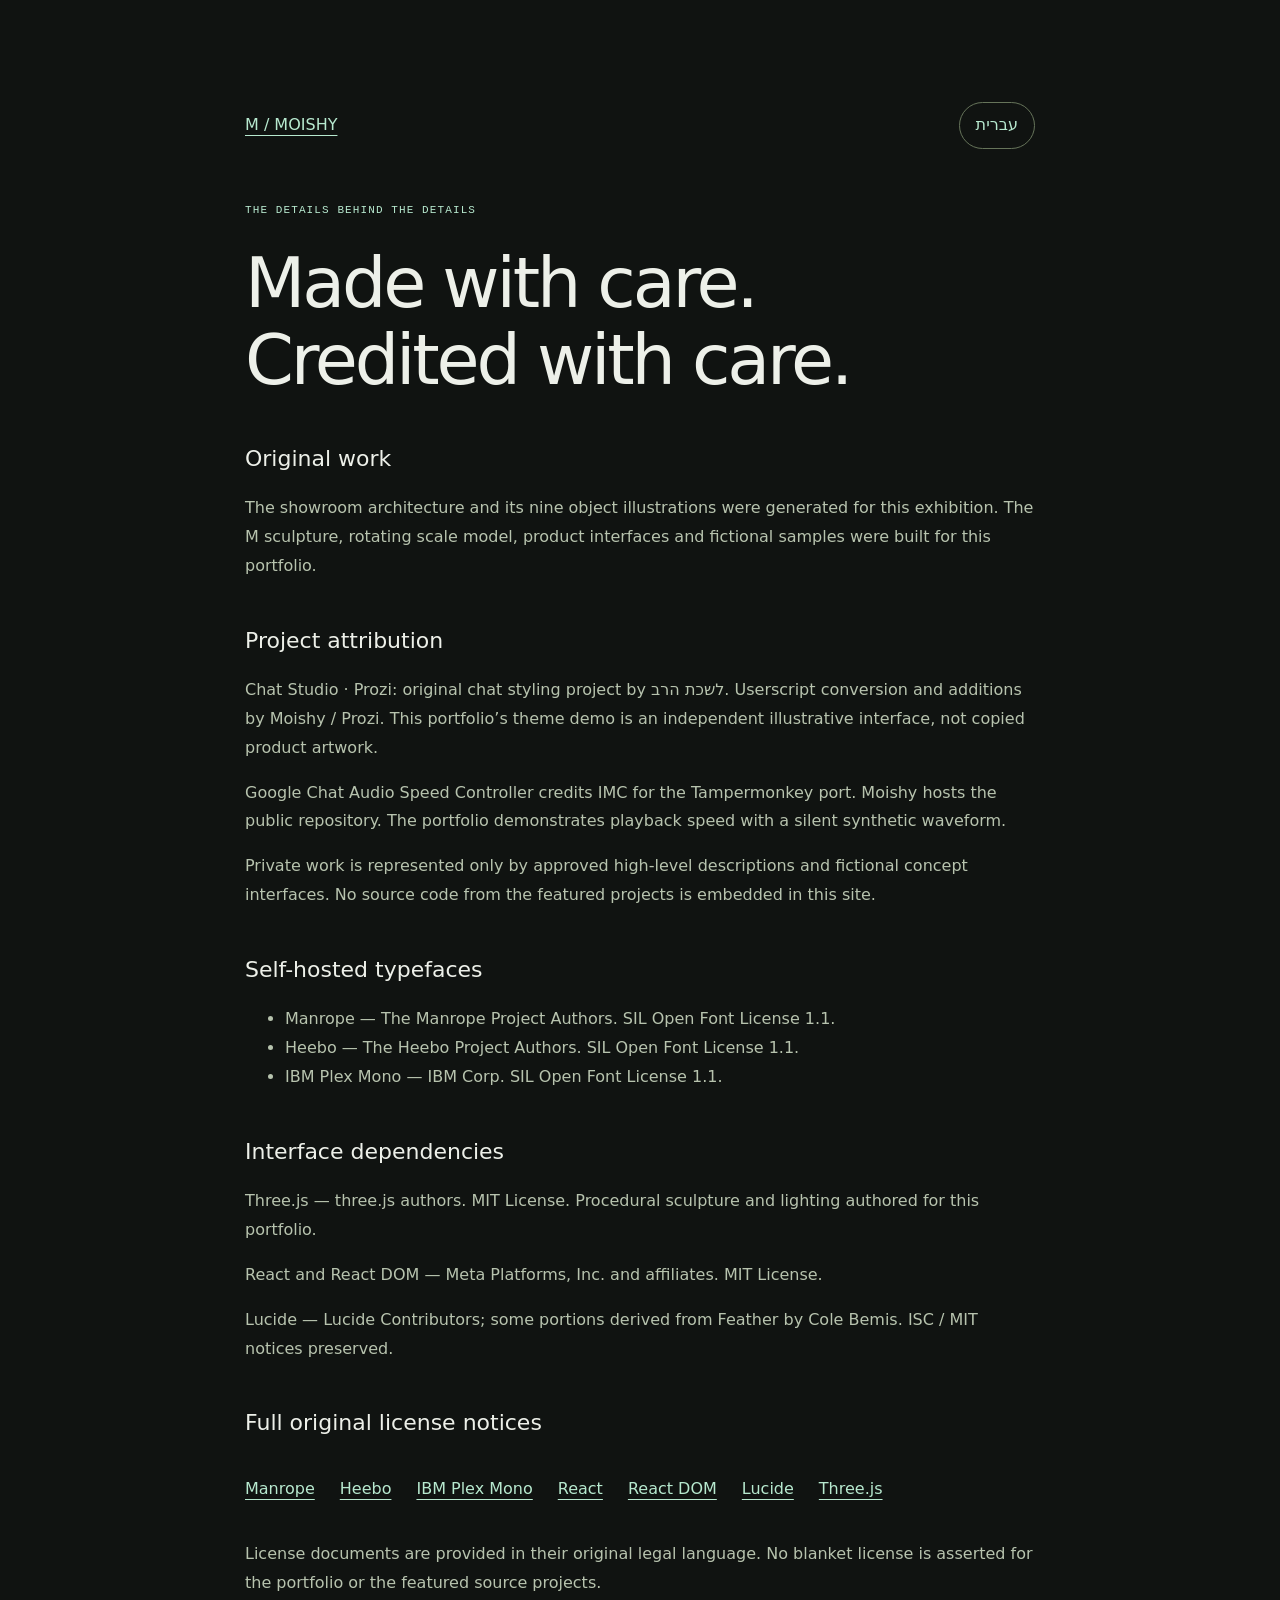
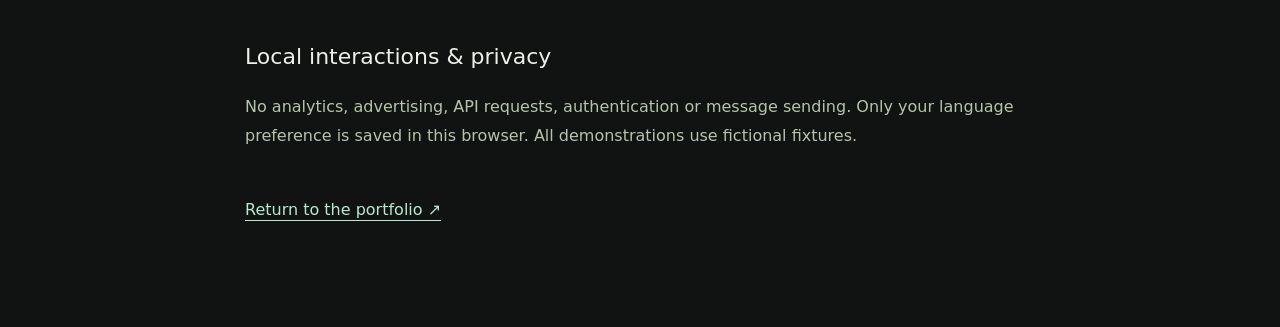
<file: notices.html>
<!doctype html>
<html lang="en">
  <head>
    <meta charset="utf-8" /><meta http-equiv="Content-Security-Policy" content="default-src 'self'; script-src 'self' 'sha256-nO0ATssH/3P6HZIOR87C09dJxXGLAng+KDasftvrfdo='; style-src 'self' 'unsafe-inline'; img-src 'self' data:; font-src 'self'; connect-src 'self'; object-src 'none'; base-uri 'self'; form-action 'none'; frame-src 'none'; worker-src 'none'" /><meta name="referrer" content="strict-origin-when-cross-origin" />
    <meta name="viewport" content="width=device-width,initial-scale=1" />
    <meta name="theme-color" content="#101311" />
    <title>Credits &amp; licenses · Moishy</title>
    <link rel="icon" href="/favicon.svg" />
    <link rel="stylesheet" href="/static-pages.css" />
    <script src="/static-locale.js" defer></script>
  </head>
  <body>
    <main>
      <nav>
        <a href="/" aria-label="Moishy / OBSIDIAN M">M / MOISHY</a
        ><button id="language" lang="he" aria-label="Switch language to Hebrew">עברית</button>
      </nav>
      <small data-copy>THE DETAILS BEHIND THE DETAILS</small>
      <h1 data-copy>Made with care. Credited with care.</h1>
      <h2 data-copy>Original work</h2>
      <p data-copy>
        The showroom architecture and its nine object illustrations were generated for this
        exhibition. The M sculpture, rotating scale model, product interfaces and fictional
        samples were built for this portfolio.
      </p>
      <h2 data-copy>Project attribution</h2>
      <p data-copy>
        Chat Studio · Prozi: original chat styling project by לשכת הרב. Userscript conversion and
        additions by Moishy / Prozi. This portfolio’s theme demo is an independent illustrative
        interface, not copied product artwork.
      </p>
      <p data-copy>
        Google Chat Audio Speed Controller credits IMC for the Tampermonkey port. Moishy hosts the
        public repository. The portfolio demonstrates playback speed with a silent synthetic waveform.
      </p>
      <p data-copy>
        Private work is represented only by approved high-level descriptions and fictional concept
        interfaces. No source code from the featured projects is embedded in this site.
      </p>
      <h2 data-copy>Self-hosted typefaces</h2>
      <ul>
        <li data-copy>Manrope — The Manrope Project Authors. SIL Open Font License 1.1.</li>
        <li data-copy>Heebo — The Heebo Project Authors. SIL Open Font License 1.1.</li>
        <li data-copy>IBM Plex Mono — IBM Corp. SIL Open Font License 1.1.</li>
      </ul>
      <h2 data-copy>Interface dependencies</h2>
      <p data-copy>
        Three.js — three.js authors. MIT License. Procedural sculpture and lighting authored for
        this portfolio.
      </p>
      <p data-copy>React and React DOM — Meta Platforms, Inc. and affiliates. MIT License.</p>
      <p data-copy>
        Lucide — Lucide Contributors; some portions derived from Feather by Cole Bemis. ISC / MIT
        notices preserved.
      </p>
      <h2 data-copy>Full original license notices</h2>
      <div class="license-links">
        <a href="/licenses/Manrope.txt">Manrope</a><a href="/licenses/Heebo.txt">Heebo</a
        ><a href="/licenses/IBM-Plex-Mono.txt">IBM Plex Mono</a
        ><a href="/licenses/React.txt">React</a><a href="/licenses/React-DOM.txt">React DOM</a
        ><a href="/licenses/Lucide.txt">Lucide</a><a href="/licenses/Three.txt">Three.js</a>
      </div>
      <p data-copy>
        License documents are provided in their original legal language. No blanket license is
        asserted for the portfolio or the featured source projects.
      </p>
      <h2 data-copy>Local interactions &amp; privacy</h2>
      <p data-copy>
        No analytics, advertising, API requests, authentication or message sending. Only your
        language preference is saved in this browser. All demonstrations use fictional fixtures.
      </p>
      <a class="return" href="/" data-copy>Return to the portfolio ↗</a>
    </main>
  </body>
</html>
</file>
<file: assets/index-HQTYsqso.css>
@font-face{font-family:Manrope Variable;font-style:normal;font-weight:200 800;font-display:swap;src:url(/assets/manrope-latin-wght-normal-DHIcAJRg.woff2) format("woff2");unicode-range:U+0000-00FF,U+0131,U+0152-0153,U+02BB-02BC,U+02C6,U+02DA,U+02DC,U+0304,U+0308,U+0329,U+2000-206F,U+20A0-20AB,U+20AD-20C0,U+2113,U+2C60-2C7F,U+A720-A7FF,U+FEFF,U+FFFD}@font-face{font-family:IBM Plex Mono;font-style:normal;font-weight:400;font-display:swap;src:url(/assets/ibm-plex-mono-latin-400-normal-DMJ8VG8y.woff2) format("woff2")}@font-face{font-family:Heebo Variable;font-style:normal;font-weight:100 900;font-display:swap;src:url(/assets/heebo-hebrew-wght-normal-BPH8bhzJ.woff2) format("woff2");unicode-range:U+0590-05FF,U+200C-2010,U+20AA,U+25CC,U+FB1D-FB4F}@font-face{font-family:Fallback;src:local("Arial");size-adjust:103%}:root{font-family:Manrope Variable,Fallback,sans-serif;color:#e7e9e3;background:#101311;font-synthesis:none;font-weight:400;--bg: #101311;--surface: #191e1a;--mint: #b6e7ce;--muted: #a1aaa1;--line: #30372f;--mono: "IBM Plex Mono", monospace;font-optical-sizing:auto;color-scheme:dark}*{box-sizing:border-box}html{scroll-behavior:smooth;scroll-padding-top:105px}body{margin:0;min-width:320px}button,a{-webkit-tap-highlight-color:transparent}button,input{font:inherit}button{cursor:pointer}button,a{touch-action:manipulation}button{color:inherit}a{color:inherit;text-decoration:none}button{border:0}button:disabled{cursor:default}svg{flex-shrink:0}::selection{background:#b6e7ce;color:#101311}:focus-visible{outline:2px solid #b6e7ce;outline-offset:6px}h1,h2,h3,h4,p{margin:0}button:focus:not(:focus-visible){outline:none}.mono,.eyebrow{font-family:var(--mono);font-size:10px;line-height:1.6;letter-spacing:.09em}.sr-only{position:absolute!important;width:1px!important;height:1px!important;padding:0!important;margin:-1px!important;overflow:hidden!important;clip:rect(0,0,0,0)!important;white-space:nowrap!important;border:0!important}.skip-link{position:fixed;top:12px;left:12px;transform:translateY(-180%);z-index:100;background:var(--mint);color:var(--bg);padding:12px}.skip-link:focus{transform:none}.site-header{height:106px;max-width:1600px;margin:auto;padding:0 64px;display:flex;justify-content:space-between;align-items:center;border-bottom:1px solid var(--line);position:relative;z-index:10}.brand{display:flex;align-items:center;gap:14px}.brand>svg{width:31px;height:31px}.brand>span:nth-child(2){font-size:26px;font-weight:700;letter-spacing:-1.5px}.brand-period{color:var(--mint)}.brand-divider{height:26px;width:1px;background:#4d534b;margin:0 5px}.brand-edition{font-size:8px;line-height:1.6;color:#b0b7ac}.navigation{display:flex;gap:32px;align-items:center;font-size:12px}.navigation>a{position:relative;padding:12px 0}.navigation>a:after{content:"";position:absolute;bottom:5px;left:0;width:100%;height:1px;background:var(--mint);transform:scaleX(0);transform-origin:left;transition:transform .25s}.navigation>a:hover:after{transform:scaleX(1)}.navigation>a>span:not(.sr-only){font:8px var(--mono);color:var(--muted);margin-left:6px;vertical-align:super}.navigation .nav-contact{display:flex;gap:13px;align-items:center;border:1px solid #4b554b;border-radius:30px;padding:12px 18px}.nav-contact:after{display:none}.menu-toggle{display:none!important}.hero{padding:27px 64px 0;max-width:1600px;margin:auto;isolation:isolate;position:relative;overflow:hidden}.hero:after{content:"";position:absolute;inset:0;pointer-events:none;z-index:-1;opacity:.045;background-image:url("data:image/svg+xml,%3Csvg viewBox='0 0 160 160' xmlns='http://www.w3.org/2000/svg'%3E%3Cfilter id='g'%3E%3CfeTurbulence type='fractalNoise' baseFrequency='.75' numOctaves='3' stitchTiles='stitch'/%3E%3C/filter%3E%3Cpath fill='%23fff' filter='url(%23g)' opacity='.7' d='M0 0h160v160H0z'/%3E%3C/svg%3E")}.hero-topline{display:flex;justify-content:space-between;color:#aeb5a9;font-size:8px;letter-spacing:.11em}.hero-topline>span:first-child{display:flex;align-items:center;gap:10px}.live-dot{display:inline-block;width:5px;height:5px;background:var(--mint);border-radius:50%;box-shadow:0 0 10px #b6e7ce35}.hero-body{position:relative;min-height:637px;display:flex;align-items:center}.hero-copy{position:relative;z-index:2;padding:64px 0 86px;width:65%;pointer-events:none}.hero-kicker{color:var(--mint);font-size:9px;letter-spacing:.17em;display:flex;align-items:center;gap:40px;margin-bottom:29px}.hero-kicker span{font-size:24px;font-family:serif;line-height:1}h1{font-size:clamp(72px,7.3vw,114px);line-height:1.075;letter-spacing:-.075em;font-weight:500;position:relative}h1>span{display:block;animation:hero-enter .9s both cubic-bezier(.19,1,.22,1)}h1>span:nth-child(2){animation-delay:.12s}@media(max-width:720px){.hero h1>span{animation:none}}h1 em{font-weight:450;font-style:normal;color:var(--mint)}.hero-line-two{white-space:nowrap}.title-star{font-size:38px;display:inline-block;vertical-align:top;margin-top:20px;margin-inline-start:16px;font-weight:400;color:var(--mint)}.hero-copy>p{font-size:15px;line-height:1.8;color:#b2b9ae;margin:28px 0 31px}.hero-actions{display:flex;align-items:center;gap:30px}.primary-button,.pill-button{display:inline-flex;align-items:center;justify-content:center;gap:28px;padding:16px 23px;border-radius:32px;font-size:12px;font-weight:650;background:var(--mint);color:#14231a;min-height:48px;transition:background .2s,transform .2s}.primary-button:hover{background:#d6f9e6;transform:translateY(-2px)}.text-link{display:inline-flex;gap:15px;align-items:center;font-size:12px;padding:12px 0;border-bottom:1px solid transparent;transition:border-color .2s}.text-link:hover{border-color:var(--mint)}.hero-footer{border-top:1px solid var(--line);height:73px;display:flex;align-items:center;justify-content:space-between;color:#aab2a5}.hero-footer>.mono{font-size:8px}.scroll-link{display:flex;gap:20px;align-items:center;font-size:8px}.scroll-link>span{display:grid;place-items:center;width:29px;height:29px;border:1px solid var(--line);border-radius:50%}.sculpture{position:absolute;width:650px;height:630px;right:-68px;top:-2px;perspective:1000px;--rx: 0deg;--ry: 0deg}.sculpture-light{position:absolute;inset:0;background:radial-gradient(ellipse at 55% 48%,#619b6d23,transparent 62%)}.orbital-grid{position:absolute;inset:0;width:100%;height:100%;color:#6a8d6c;opacity:.43;animation:orbit 90s linear infinite}.m-sculpture{position:absolute;width:100%;height:100%;filter:drop-shadow(5px 38px 21px #0009);transform:rotateX(var(--rx)) rotateY(var(--ry));transition:transform .35s ease-out;animation:levitate 8s ease-in-out infinite}.sculpture-coordinate{position:absolute;top:102px;right:70px;font-size:8px;color:#b7c2b0;transform:rotate(90deg);transform-origin:right}.sculpture-caption{position:absolute;bottom:75px;right:74px;color:#a5b69e;font-size:8px;line-height:1.8}.sculpture-base{position:absolute;bottom:73px;left:100px;width:440px;height:30px;background:radial-gradient(ellipse,#030503a8,transparent 65%);filter:blur(9px)}.section{max-width:1600px;margin:0 auto;padding:99px 64px 0}.chapter-label{display:flex;align-items:center;gap:12px;color:#bcc5b7;font-size:9px}.chapter-label>span{color:var(--mint)}.chapter-label>i{width:26px;height:1px;background:#59614f}.section-heading{display:flex;justify-content:space-between;align-items:flex-end;gap:40px;margin:37px 0 49px}.section-heading h2,.about-statement h2{font-size:clamp(37px,4.15vw,62px);font-weight:450;line-height:1.13;letter-spacing:-.055em}.muted-heading{color:#8f998d}.mint-heading{color:var(--mint)}.section-intro{padding-bottom:5px;max-width:340px}.section-intro>p{font-size:13px;line-height:1.8;color:#b5beb0}.section-note{display:flex;gap:8px;align-items:center;color:#a9b59f;margin-top:20px;font-size:8px}.projects-grid{display:grid;grid-template-columns:1.13fr 1fr;gap:54px 30px;align-items:start}.project-card{min-width:0}.project-rewrite{margin-top:95px}.project-studio{margin-top:20px}.project-map{margin-top:-65px}.project-scene{width:100%;height:410px;display:block;position:relative;overflow:hidden;background:#1c2721;border:1px solid #354237;border-radius:3px;text-align:start;perspective:900px;isolation:isolate}.scene-topline{position:absolute;top:22px;left:24px;right:24px;display:flex;justify-content:space-between;align-items:center;z-index:3;font-size:7px;color:#b7c8b4}.scene-topline>span:first-child{display:flex;align-items:center;gap:7px}.scene-bottomline{position:absolute;bottom:20px;left:24px;font-size:7px;z-index:3;color:#b5c3b1}.scene-open{position:absolute;right:19px;bottom:15px;width:34px;height:34px;display:grid;place-items:center;border:1px solid #91a28b55;border-radius:50%;z-index:3;background:#101a1533;transition:background .3s,transform .3s}.project-scene:hover .scene-open{background:var(--mint);color:#14231a;transform:rotate(45deg)}.mockup-composition{position:absolute;inset:0;display:flex;align-items:center;justify-content:center;transform:rotateX(var(--tilt-x, 0deg)) rotateY(var(--tilt-y, 0deg));transition:transform .5s ease-out;pointer-events:none}.project-caption{display:flex;justify-content:space-between;gap:16px;padding-top:23px}.project-category{font-size:8px;color:#a6b19e;margin-bottom:8px}.project-caption h3{font-size:25px;line-height:1.3;font-weight:500;letter-spacing:-.055em}.project-caption h3 button{background:transparent;padding:0;display:flex;gap:15px;align-items:center;text-align:start}.project-caption h3 svg{opacity:0;transform:translate(-5px,5px);transition:all .25s}.project-caption h3 button:hover svg{opacity:1;transform:none}.project-caption p{font-size:11px;color:#aeb7a7;line-height:1.8;margin-top:8px}.status-tag{font-family:var(--mono);font-size:7px;border:1px solid #46503e;border-radius:20px;align-self:flex-start;padding:7px 9px;display:inline-flex;align-items:center;gap:5px;white-space:nowrap;letter-spacing:.02em;color:#c2ccba;margin-top:24px}.status-tag>i{width:4px;height:4px;border-radius:50%;background:var(--mint)}.status-tag.private{color:#c8c2a8;border-color:#56503e}.public-work-note{display:flex;gap:36px;align-items:center;border-top:1px solid var(--line);border-bottom:1px solid var(--line);margin-top:59px;padding:24px 0}.public-work-note>span{font-size:8px;flex-shrink:0;color:#bdc6b6}.public-work-note>p{font-size:11px;line-height:1.8;max-width:560px;color:#a5afa1}.public-work-note>svg{margin-left:auto;color:var(--mint)}.private-section{padding-top:86px}.private-section .section-heading h2{font-size:clamp(36px,3.65vw,55px)}.private-grid{display:grid;grid-template-columns:1fr 1fr;gap:30px}.private-grid .project-scene{height:370px}.privacy-note{display:flex;gap:9px;align-items:center;justify-content:center;font-size:10px;color:#aab19f;margin-top:26px;line-height:1.7}.lab-section{padding-top:110px}.lab-workbench{display:grid;grid-template-columns:1fr 1.45fr;border:1px solid #384333;border-radius:3px;min-height:470px}.lab-controls{padding:33px 28px;background:#161c16}.lab-label{color:#a6b39b;font-size:8px}.lab-tabs{margin:25px -10px 0;display:flex;flex-direction:column;gap:7px}.lab-tabs>button{background:transparent;display:flex;align-items:center;text-align:start;padding:20px 14px;gap:17px;border:1px solid transparent;border-radius:3px;transition:all .2s}.lab-tabs>button[aria-selected=true]{background:#252e23;border-color:#495642}.lab-tab-number{color:#acbea1;font-size:8px}.lab-tabs>button>span:nth-child(2){font-size:12px;flex:1;font-weight:550}.lab-tabs small{display:block;margin-top:6px;font-size:9px;color:#adb9a3;font-weight:400}.lab-tabs svg{color:#b6d6a7;width:17px}.lab-description{padding:27px 10px 0}.little-cross{color:var(--mint);font-size:22px}.lab-description>p{font-size:11px;color:#aebaa3;line-height:1.9;margin:10px 0 20px;max-width:280px}.lab-description>.mono{font-size:7px;color:#9cab8e}.lab-stage{position:relative;display:flex;justify-content:center;align-items:center;padding:65px 40px;background:radial-gradient(ellipse at 60% 30%,#30443399,transparent 70%),#1b251d;overflow:hidden}.lab-stage:before{content:"";position:absolute;inset:0;pointer-events:none;opacity:.25;background-image:linear-gradient(#6a7d5224 1px,transparent 1px),linear-gradient(90deg,#6a7d5224 1px,transparent 1px);background-size:40px 40px}.lab-stage-label{position:absolute;top:25px;left:26px;font-size:7px;color:#a8b99a}.lab-stage-footer{position:absolute;bottom:22px;left:24px;right:24px;font-size:7px;line-height:1.7;color:#c4ceba;text-align:center}.lab-demo{position:relative;width:100%;max-width:440px;animation:demo-enter .45s ease both}.lab-demo .studio-window,.lab-demo .rewrite-window,.lab-demo .audio-demo{width:100%}.lab-demo .rewrite-window{padding:25px}.experiments{margin-top:55px}.experiments-heading{display:flex;justify-content:space-between;padding-bottom:20px;border-bottom:1px solid var(--line);color:#a9b59e}.experiments-heading>.mono{font-size:8px}.experiment-row{width:100%;display:flex;text-align:start;align-items:center;gap:24px;padding:26px 0;border-bottom:1px solid var(--line);background:transparent;transition:background .25s,padding .25s}.experiment-row:hover{padding-inline:15px;background:#182018}.experiment-number{font-size:9px;color:#9cae8d}.experiment-row h3{font-size:20px;font-weight:450;letter-spacing:-.04em;flex:1}.experiment-category{font-size:10px;color:#a6b29b;width:230px}.experiment-row .status-tag{align-self:center;margin:0;min-width:89px;justify-content:center}.experiment-row>svg{margin-inline-start:15px;color:#b5c4a8}.about-section{padding-top:112px}.about-layout{display:grid;grid-template-columns:1.15fr 1fr;gap:90px;margin-top:43px;padding-bottom:92px;border-bottom:1px solid var(--line)}.about-statement h2{font-size:clamp(36px,3.5vw,52px);margin-bottom:29px}.about-statement>p{font-size:13px;line-height:1.9;color:#b2bda8;max-width:430px;margin-bottom:16px}.about-statement>.text-link{margin-top:6px;color:#c5dec0}.approach-list>div{display:flex;gap:20px;padding:25px 0;border-bottom:1px solid var(--line)}.approach-list>div:first-child{padding-top:3px}.approach-list>div>.mono{font-size:9px;color:#9aaa8d;padding-top:4px}.approach-list>div>div{flex:1}.approach-list h3{font-weight:500;font-size:17px;letter-spacing:-.025em;margin-bottom:11px}.approach-list p{font-size:11px;line-height:1.8;color:#a9b49e;max-width:280px}.approach-list svg{color:#b2c5a4}.contact-section{padding-top:75px;padding-bottom:75px}.contact-overline{font-size:8px;color:#b0bea3;display:flex;align-items:center;gap:10px}.contact-title{position:relative;display:block;font-size:clamp(72px,9.2vw,142px);line-height:1.05;letter-spacing:-.07em;font-weight:450;margin-top:30px;max-width:1100px}.contact-title>span:not(.sr-only){color:var(--mint)}.contact-title>svg{position:absolute;right:0;bottom:0;width:140px;height:140px;stroke-width:.8;color:var(--mint);transition:transform .4s}.contact-title:hover>svg{transform:translate(9px,-9px)}.contact-bottom{display:flex;justify-content:space-between;align-items:flex-end;margin-top:35px}.contact-bottom>p{font-size:12px;line-height:1.9;color:#aab79e}.pill-button{background:transparent;border:1px solid #59664e;color:#e0e7d8;gap:14px;font-size:11px}.pill-button:hover{background:#263421;border-color:var(--mint)}.site-footer{max-width:1600px;margin:auto;padding:0 64px 25px}.footer-first{border-top:1px solid var(--line);border-bottom:1px solid var(--line);display:flex;align-items:center;justify-content:space-between;padding:28px 0}.footer-brand{display:flex;gap:12px;align-items:center;font-size:8px;letter-spacing:.12em;font-family:var(--mono)}.footer-brand svg{width:21px;height:21px}.footer-first>.mono,.back-top{font-size:7px;color:#b2bda5}.back-top{display:flex;align-items:center;gap:12px}.footer-notes{display:flex;align-items:center;justify-content:space-between;gap:25px;padding-top:23px;color:#a5b09a;font-size:8px;line-height:1.9}.footer-notes a{display:flex;align-items:center;gap:8px}.footer-notes a:hover{text-decoration:underline}.footer-notes>span{white-space:nowrap}.icon-button{background:transparent;display:flex;align-items:center;justify-content:center;min-width:44px;min-height:44px}.language-toggle{border:1px solid #4c5944;background:transparent;color:var(--mint);border-radius:30px;padding:9px 13px;min-height:42px;font-size:11px;white-space:nowrap}.scene-forum{background:radial-gradient(ellipse at 50% 60%,#45645355,transparent 70%),#1a2520}.scene-rewrite{background:#c6cbb8;border-color:#a1ac91;color:#243228}.scene-rewrite .scene-topline,.scene-rewrite .scene-bottomline{color:#3f503c}.scene-map{background:#14261e;border-color:#2e4938}.scene-studio{background:radial-gradient(ellipse at 60% 50%,#4b5045,transparent 80%),#292f27}.scene-reading{background:#b8c9af;border-color:#c3d1b9;color:#2c3f2c}.scene-reading .scene-topline,.scene-reading .scene-bottomline{color:#354a32}.scene-finance{background:radial-gradient(ellipse at 65% 50%,#5f563448,transparent 70%),#25271e;border-color:#4b4b34}.scene-finance .scene-topline,.scene-finance .scene-bottomline{color:#c1c2a1}.window-bar{height:29px;display:flex;align-items:center;justify-content:space-between;padding:0 12px;border-bottom:1px solid #353e33;font-family:var(--mono);font-size:6px;color:#a0ad97}.window-dots{display:flex;gap:4px}.window-dots i{width:4px;height:4px;border-radius:50%;background:#68745e}.forum-window{width:88%;max-width:520px;background:#171e19;border:1px solid #495444;border-radius:6px;box-shadow:0 30px 50px #0005;position:relative;transform:perspective(900px) rotateY(-7deg) rotateX(7deg) rotate(-3deg);color:#dfe7d9}.forum-layout{display:grid;grid-template-columns:115px 1fr;min-height:237px}.forum-layout>aside{border-right:1px solid #303b2c;padding:19px 13px;position:relative}.mini-brand{display:flex;align-items:center;gap:7px;font-size:14px;font-weight:600;margin-bottom:22px;letter-spacing:-.7px}.mini-brand>span{font-size:6px;align-self:flex-start}.mini-brand svg{color:#b6c7a9}.sidebar-item{display:flex;align-items:center;gap:7px;margin-top:14px;font-size:7px;color:#9da991}.sidebar-item.active{color:#d7e6c9}.sidebar-bottom{position:absolute;bottom:18px;font-size:5px;color:#98a88c;display:flex;gap:5px;align-items:center}.forum-main{padding:15px 19px 18px}.forum-top{font-size:7px;display:flex;justify-content:space-between;color:#afbea2;padding-bottom:15px}.mini-eyebrow{font-family:var(--mono);font-size:6px;letter-spacing:.08em;color:#a7be98}.forum-main h4{font-size:24px;letter-spacing:-1px;line-height:1.18;font-weight:450;margin-top:9px}.forum-topics{margin-top:18px}.forum-topic{display:flex;gap:8px;align-items:center;padding:10px 0;border-top:1px solid #303b2d;font-size:7px;transition:opacity .3s}.forum-topic>svg:last-child{margin-left:auto;color:#8c9a80}.forum-topic small{display:block;font-size:5px;color:#a6b299;margin-top:4px}.topic-mark{display:grid;place-items:center;background:#32432c;width:25px;height:25px;border-radius:5px;color:#b9cdaa}.topic-1{background:#36372b;color:#cac39f}.topic-2{background:#2b373b;color:#b7c5cb}.floating-settings{position:absolute;right:-17px;bottom:22px;padding:13px 14px;width:165px;background:#29382ce8;backdrop-filter:blur(14px);border:1px solid #697b5a;border-radius:7px;box-shadow:0 12px 25px #0005;transform:rotate(3deg)}.floating-settings>span{display:flex;align-items:center;gap:7px;font-size:8px}.floating-settings>div{display:flex;justify-content:space-between;align-items:center;font-size:7px;margin-top:15px}.floating-settings>small{display:block;font-family:var(--mono);font-size:5px;color:#b4c5a6;margin-top:14px}.switch{width:25px;height:14px;border-radius:20px;background:#687464;display:flex;align-items:center;padding:2px}.switch>i{width:10px;height:10px;border-radius:50%;background:#e6eddc;transition:transform .2s}.switch.on{background:#b3d69d}.switch.on>i{transform:translate(11px);background:#354e30}.setting-check{width:16px;height:16px;border:1px solid #789965;border-radius:50%;display:grid;place-items:center}.forum-window:not(.focus-on) .forum-topic{opacity:.6}.rewrite-window{width:76%;max-width:380px;padding:23px 22px;background:#f1f0e5;color:#2c3c2d;border-radius:8px;box-shadow:0 22px 45px #394e3635;transform:rotate(3deg)}.chat-header{display:flex;align-items:center;gap:9px;font-size:10px;font-weight:600}.chat-avatar{display:grid;place-items:center;background:#e0e4d4;border:1px solid #cdd7c1;width:31px;height:31px;border-radius:50%;color:#426b47}.chat-header small{display:block;font-size:7px;font-weight:400;color:#606d59;margin-top:3px}.chat-header-dot{width:5px;height:5px;margin-left:auto;background:#6a8d51;border-radius:50%}.chat-message{font-size:10px;line-height:1.7;padding:14px;background:#e4e6d9;border-radius:0 10px 10px;margin-top:21px;max-width:90%}.chat-message>small{display:block;font-size:6px;color:#53674d;margin-top:6px}.rewrite-card{padding:14px;border:1px solid #bbcbb0;background:#f8f8ef;border-radius:7px;margin-top:20px;box-shadow:0 8px 20px #536b3f12}.rewrite-card .mini-eyebrow{display:flex;align-items:center;gap:7px;color:#496b3d;font-size:6px}.rewrite-card>p{font-size:12px;line-height:1.7;margin:12px 0;color:#33412e;min-height:42px}.rewrite-action{display:flex;align-items:center;gap:7px;padding:10px 0 0;font-size:8px;color:#456d37;border-top:1px solid #dce1d0;width:100%;background:transparent;text-align:start}.rewrite-action>svg:last-child{margin-left:auto}.demo-footnote{font-family:var(--mono);font-size:5px;letter-spacing:.04em;display:block;text-align:center;margin-top:18px;color:inherit;opacity:.8;line-height:1.6}.tone-choices{display:flex;gap:7px;margin:14px 0}.tone-choices>button{border:1px solid #bbc9b0;border-radius:15px;padding:7px 10px;font-size:9px;color:#425338;background:transparent;min-height:32px}.tone-choices>button[aria-pressed=true]{background:#354d30;color:#f3f5e8}.tone-choices>button:focus-visible,.rewrite-action:focus-visible{outline-color:#426d35}.studio-window{width:80%;max-width:410px;background:#161d19;border:1px solid #57624f;color:#d3dec9;border-radius:8px;padding:20px;box-shadow:0 20px 40px #0004;transition:color .45s,background .45s,border-color .45s}.studio-heading{display:flex;align-items:center;gap:8px;font-size:9px;border-bottom:1px solid currentColor;padding-bottom:17px;border-color:#71836255}.tiny-beta{margin-left:auto;font:5px var(--mono);border:1px solid #849e6e66;padding:3px 5px;border-radius:3px}.studio-conversation{display:flex;flex-direction:column;align-items:flex-start;gap:13px;margin:22px 0}.studio-msg{font-size:10px;line-height:1.7;background:#ffffff09;border:1px solid #82966e30;border-radius:0 8px 8px;padding:10px 13px;max-width:85%;transition:background .45s}.studio-msg span{font-size:5px;display:block;opacity:.65;margin-top:4px}.studio-msg.own{align-self:flex-end;background:#42553a88;border-radius:8px 0 8px 8px}.theme-picker{border-top:1px solid #71836255;padding-top:16px}.theme-picker>.mono{font-size:6px}.theme-picker>div{display:flex;gap:8px;margin-top:10px;flex-wrap:wrap}.theme-option{display:flex;gap:5px;align-items:center;font-size:7px;background:transparent;border:1px solid #82966e45;padding:8px;border-radius:5px;color:inherit;transition:background .25s}.theme-option>span{width:10px;height:10px;border:1px solid #82966e70;border-radius:50%;background:#1a241c}.theme-option.paper>span{background:#dfdfca}.theme-option.dusk>span{background:#a69ac7}.theme-option[aria-pressed=true],.theme-option.selected{border-color:#a2b691}.theme-paper{background:#edeadf;color:#35432e;border-color:#b1b99f}.theme-paper .studio-msg.own{background:#c7d4b7}.theme-dusk{background:#252237;color:#e1d9f1;border-color:#7c709a}.theme-dusk .studio-msg.own{background:#6d5f8f66}.theme-paper button:focus-visible{outline-color:#426d35}.map-window{width:100%;height:100%;position:relative;overflow:hidden;background:#15271f}.map-lines{width:100%;height:100%;position:absolute;inset:0;object-fit:cover;opacity:.8}.map-title{position:absolute;left:33px;top:60px;display:flex;gap:10px;font-size:12px;line-height:1.7;color:#b5c8ad}.map-title strong{font-weight:400;color:#e0ead9}.map-title svg{margin-top:5px}.map-marker{position:absolute;display:grid;place-items:center;width:34px;height:34px;border-radius:50% 50% 50% 0;transform:rotate(-45deg);background:#3a5541;color:#d1e7bd;border:1px solid #6e8c5e;box-shadow:0 0 0 8px #a4ca7f0b}.map-marker svg{transform:rotate(45deg)}.map-marker.selected{background:#c9e5a7;color:#294323;box-shadow:0 0 0 9px #a4ca7f17,0 0 0 21px #a4ca7f09}.map-place{position:absolute;bottom:66px;left:30px;right:30px;background:#edf0de;color:#35432c;border:1px solid #cfddbd;box-shadow:0 10px 30px #0004;padding:15px 17px;border-radius:7px;display:flex;align-items:center;gap:12px;font-size:12px}.map-place-icon{width:35px;height:35px;display:grid;place-items:center;border:1px solid #bccaa7;border-radius:6px}.map-place small{font-size:7px;color:#546447;display:block;margin-top:5px}.map-place strong{font-size:22px;font-weight:500;letter-spacing:-1px;margin-left:auto}.map-disclaimer{position:absolute;bottom:44px;width:100%;text-align:center;font-size:6px;color:#bfccaf}.reading-window{width:78%;max-width:410px;padding:22px;background:#eef0e3;color:#33462d;border-radius:5px;box-shadow:0 20px 35px #254b2630;transform:rotate(-3deg)}.reading-heading{display:flex;align-items:center;gap:9px;font-size:14px}.reading-symbol{width:32px;height:32px;border:1px solid #8da47e;display:grid;place-items:center;border-radius:6px;font-size:20px}.reading-heading small{display:block;font-size:7px;color:#637754;margin-top:3px}.reading-indicator{margin-left:auto;font:6px var(--mono);color:#637754}.reading-text{margin-top:20px;padding:12px 0;border-top:1px solid #d0d7c4}.reading-text>span{font-size:8px;color:#647a52}.reading-text>p{font-size:21px;line-height:1.8;margin-top:4px}.reading-chart>span{font-size:7px;color:#5b704b}.reading-bars{height:70px;display:flex;gap:11px;margin-top:12px}.reading-bars>div{display:flex;flex:1;align-items:center;justify-content:flex-end;flex-direction:column;gap:5px}.reading-bars i{display:block;width:100%;background:#7c9e68;border-radius:3px 3px 0 0;transition:height .5s ease}.reading-bars>div:last-child i{background:#314d29}.reading-bars span{font:5px var(--mono);color:#62724f}.reading-footer{display:flex;justify-content:space-between;font-size:7px;margin-top:18px;border-top:1px solid #d0d7c4;padding-top:12px}.session-picker{display:flex;gap:7px;margin-top:20px}.session-picker>button{font-size:8px;flex:1;background:#e3e8d8;color:#415735;border:1px solid #9cb18a;border-radius:4px;padding:10px 5px}.session-picker>button[aria-pressed=true]{background:#3b5630;color:#eef0e3}.reading-window button:focus-visible{outline-color:#426d35}.finance-window{width:82%;max-width:440px;background:#1c211a;color:#dfdfc9;border:1px solid #64664a;border-radius:5px;padding:24px;box-shadow:0 20px 45px #0005;transform:rotate(2deg)}.finance-heading{display:flex;justify-content:space-between;align-items:center;border-bottom:1px solid #424630;padding-bottom:16px;font-size:10px}.finance-heading .mini-eyebrow{color:#c0bc94;font-size:5px}.finance-overview{display:flex;align-items:center;gap:10px;justify-content:space-between;margin-top:22px}.finance-label{font-size:7px;color:#b9bda1}.finance-overview strong{display:block;font-size:30px;font-weight:400;letter-spacing:-1.5px;line-height:1.6}.finance-overview strong>span{font-size:17px;color:#afb093}.finance-sub{display:block;font-size:5px;color:#b1b89b}.finance-ring{width:88px;height:88px;display:grid;place-items:center;border-radius:50%;background:conic-gradient(#cdc69e 0 42%,#7a8b67 42% 71%,#4c5e42 71% 100%);position:relative}.finance-ring:before{content:"";position:absolute;inset:12px;background:#1c211a;border-radius:50%}.finance-ring>span{position:relative;text-align:center;font-size:20px;font-weight:400}.finance-ring small{display:block;font:5px var(--mono);color:#bcc3a5}.finance-categories{margin-top:22px;display:flex;gap:14px}.finance-categories>div{flex:1;min-width:0;font-size:8px}.finance-categories span{display:block;color:#b5bca2}.finance-categories strong{display:block;margin-top:7px;font-size:13px;font-weight:400;direction:ltr;text-align:right}.finance-categories>div>div{height:3px;background:#bab78c;border-radius:3px;margin-top:9px}.finance-categories>div:nth-child(2)>div{background:#7a8b67}.finance-categories>div:nth-child(3)>div{background:#738663}.audio-demo{background:#172019;border:1px solid #536448;border-radius:8px;padding:25px;color:#d9e7cd}.audio-label{display:flex;gap:8px;align-items:center;font-size:9px}.audio-label>.mono{margin-left:auto;font-size:5px}.audio-player{display:flex;gap:15px;align-items:center;margin:26px 0}.play-button{width:42px;height:42px;border-radius:50%;background:#c3e3ae;color:#2c4323;display:grid;place-items:center;flex-shrink:0}.waveform{display:flex;align-items:center;justify-content:space-between;height:48px;gap:3px;flex:1}.waveform>i{flex:1;min-width:2px;background:#4c6541;border-radius:3px}.waveform>i.played{background:#c3e3ae}.waveform.playing>i{animation:wave .7s ease-in-out infinite alternate}.audio-time{font-size:9px}.speed-picker{display:flex;align-items:center;gap:7px;border-top:1px solid #3b4a31;padding-top:17px}.speed-picker>span{font:6px var(--mono);color:#a5ba96;margin-right:auto}.speed-picker>button{min-width:40px;min-height:34px;border:1px solid #4a603e;border-radius:4px;padding:8px;font-size:10px;background:transparent}.speed-picker>button[aria-pressed=true]{background:#bfdca9;color:#2d4225}.reply-demo{text-align:center;padding:40px 25px;max-width:600px;margin:auto}.reply-demo>.mono{color:var(--mint)}.reply-demo>p{font-size:32px;line-height:1.4;margin:30px 0;letter-spacing:-.04em;min-height:90px}.legacy-demo{text-align:center;padding:30px}.legacy-demo>p{font-size:60px;line-height:1.5;color:var(--mint);margin:20px}.legacy-demo>span:last-child{font-size:11px;color:#b3c2a6}.case-dialog{background:transparent;color:var(--mint);padding:0;border:0;width:min(1000px,calc(100% - 48px));max-height:calc(100dvh - 48px);overflow:auto;overscroll-behavior:contain;border-radius:7px;box-shadow:0 40px 100px #0008}.case-dialog::backdrop{background:#070c09c9;backdrop-filter:blur(12px)}.case-content{background:#141b15;color:#e6eddf;border:1px solid #47583e;border-radius:7px;animation:demo-enter .35s ease both}.case-topbar{padding:16px 26px;display:flex;align-items:center;justify-content:space-between;border-bottom:1px solid #34422d;position:sticky;top:0;z-index:5;background:#141b15f2;backdrop-filter:blur(10px)}.case-topbar>.mono{font-size:9px;color:#b9caae}.case-heading{padding:40px 45px}.case-heading>.eyebrow{color:#b5c9a8;font-size:9px}.case-heading h2{font-size:clamp(34px,5vw,65px);letter-spacing:-.055em;line-height:1.1;font-weight:450;margin:19px 0}.case-heading>p{font-size:15px;color:#bccab0;line-height:1.7}.case-disclosure{font-size:10px;display:flex;gap:7px;align-items:center;color:#b4c7a4;margin-top:20px;line-height:1.6}.case-scene{padding:60px 35px;display:flex;align-items:center;justify-content:center;min-height:390px}.case-scene .forum-window{transform:none;width:90%;max-width:620px}.case-scene .forum-layout{min-height:280px}.case-scene .forum-main h4{font-size:30px}.case-scene .forum-topic{font-size:9px}.case-scene .floating-settings{right:15px;bottom:18px}.case-scene .switch{width:44px;height:28px;padding:4px}.case-scene .switch i{width:20px;height:20px}.case-scene .switch.on i{transform:translate(16px)}.case-scene .rewrite-window,.case-scene .reading-window,.case-scene .finance-window{transform:none;max-width:460px;width:90%}.case-scene .studio-window{max-width:480px;width:90%}.case-scene .map-window{height:360px;max-width:650px;border:1px solid #4b6141;border-radius:6px}.case-scene .map-title{top:25px}.case-scene .map-marker{width:44px;height:44px}.case-scene .map-place{bottom:45px}.case-scene .map-disclaimer{bottom:16px}.case-scene .audio-demo{width:90%;max-width:500px}.case-story{display:grid;grid-template-columns:1fr 1fr;gap:35px;padding:45px}.case-story section>.mono{font-size:8px;color:#adbf9f}.case-story h3{font-size:21px;font-weight:500;letter-spacing:-.04em;margin:14px 0}.case-story p{font-size:12px;line-height:1.9;color:#b5c4a8}.case-boundary{border-left:1px solid #667753;padding-left:20px}.case-footer{display:flex;align-items:center;justify-content:space-between;gap:25px;border-top:1px solid #34422d;padding:25px 45px 35px}.case-footer .mono{font-size:8px;color:#b5c4a8}.case-footer p{font-size:11px;line-height:1.8;margin-top:8px}.case-footer small{display:block;font-size:10px;line-height:1.8;color:#bac8ad;max-width:500px;margin-top:10px}.case-footer .pill-button{flex-shrink:0}.case-loading{position:fixed;inset:0;z-index:50;background:#0c120cbb;display:grid;place-items:center;font-size:14px}.unknown-project{position:fixed;inset:20vh 10vw auto;z-index:30;background:#1d2c1b;border:1px solid #687e55;padding:40px;box-shadow:0 0 0 100vmax #0d140edc;border-radius:8px}.unknown-project p{margin:20px 0}.unknown-project h2{font-size:28px}@keyframes hero-enter{0%{opacity:0;transform:translateY(35px);clip-path:inset(0 0 100% 0)}to{opacity:1;transform:translateY(0);clip-path:inset(0 0 0 0)}}@keyframes orbit{to{transform:rotate(360deg)}}@keyframes levitate{0%,to{translate:0 0}50%{translate:0 -12px}}@keyframes demo-enter{0%{opacity:0;transform:translateY(10px)}to{opacity:1;transform:translateY(0)}}@keyframes wave{0%{scale:1 .6}to{scale:1 1}}[data-reveal]{transition:opacity .7s,translate .7s}.is-visible{animation:demo-enter .7s ease both}@media(min-width:1700px){.hero-body{min-height:700px}.sculpture{right:-25px;width:730px;height:700px}.hero-copy{padding-bottom:100px}h1{font-size:124px}}@media(max-width:1100px){.site-header{padding:0 36px}.hero,.section,.site-footer{padding-inline:36px}.brand-edition,.brand-divider{display:none}.navigation{gap:23px}.hero-body{min-height:560px}.hero-copy{width:72%;padding-bottom:60px}.sculpture{right:-100px;top:16px;width:540px;height:540px}h1{font-size:82px}.title-star{font-size:30px;margin-inline-start:10px}.hero-copy>p{font-size:13px}.project-scene{height:350px}.scene-topline{font-size:6px;left:18px;right:18px}.scene-bottomline{left:18px;font-size:6px}.forum-window{width:88%}.forum-layout{grid-template-columns:95px 1fr}.forum-layout>aside{padding:18px 9px}.mini-brand{font-size:12px;gap:4px}.sidebar-item{font-size:6px}.forum-main{padding:15px 12px}.forum-main h4{font-size:22px}.floating-settings{width:140px;padding:12px;right:-12px}.forum-topic{font-size:6px}.private-grid .project-scene{height:340px}.reading-window,.finance-window{width:83%;padding:18px}.finance-overview strong{font-size:25px}.finance-ring{width:65px;height:65px}.finance-ring:before{inset:9px}.finance-sub{max-width:150px;line-height:1.6}.lab-workbench{grid-template-columns:1fr 1.2fr}.lab-controls{padding:28px 20px}.lab-tabs>button{gap:10px;padding:18px 10px}.lab-tabs>button>span:nth-child(2){font-size:11px}.lab-stage{padding:60px 24px}.experiment-category{width:175px}.experiment-row h3{font-size:18px}.about-layout{gap:45px}.contact-title>svg{width:100px;height:100px}}@media(max-width:800px){.site-header{height:84px;padding-inline:26px}.navigation{gap:18px;font-size:11px}.navigation .nav-contact{display:none}.hero{padding:23px 26px 0}.hero-topline{font-size:7px}.hero-topline>span:last-child{display:none}.hero-body{min-height:530px}.hero-copy{width:100%;padding:45px 0 60px}.hero-kicker{margin-bottom:23px}.hero h1{font-size:74px}.sculpture{width:440px;height:450px;right:-100px;top:75px;opacity:.63}.hero-copy>p{margin-top:30px}.hero-footer>.mono{font-size:6px;max-width:260px;line-height:2}.scroll-link{font-size:6px;gap:12px}.section{padding:74px 26px 0}.section-heading{gap:25px;margin:30px 0 35px}.section-heading h2{font-size:39px}.section-intro>p{font-size:11px}.section-note{font-size:6px}.projects-grid{gap:38px 20px}.project-scene{height:300px}.project-rewrite{margin-top:65px}.project-map{margin-top:-40px}.project-caption{gap:8px;flex-wrap:wrap;padding-top:18px}.project-caption h3{font-size:22px}.project-caption p{font-size:10px}.status-tag{margin-top:0}.project-category{font-size:7px}.forum-window{width:106%;transform:translate(12px) perspective(900px) rotateY(-7deg) rotate(-3deg) scale(.9)}.floating-settings{bottom:0;right:9px}.forum-layout{grid-template-columns:80px 1fr;min-height:225px}.sidebar-item{font-size:5px}.mini-brand{font-size:10px}.forum-main h4{font-size:21px}.forum-topic{font-size:5px}.forum-topic small{font-size:4px}.rewrite-window{width:86%;padding:17px 14px;transform:rotate(2deg)}.chat-message{font-size:8px;margin-top:12px;padding:10px}.rewrite-card{padding:10px;margin-top:13px}.rewrite-card>p{font-size:10px;margin:8px 0}.chat-header{font-size:8px}.studio-window{width:88%;padding:15px}.studio-msg{font-size:8px;padding:8px 10px}.studio-conversation{gap:8px;margin:15px 0}.studio-heading{font-size:7px;padding-bottom:12px}.theme-picker{padding-top:10px}.theme-option{font-size:6px;padding:6px;gap:4px}.theme-picker>div{gap:5px}.scene-topline{top:16px;font-size:5px;left:15px;right:15px}.scene-bottomline{font-size:5px;bottom:16px;left:15px}.scene-open{width:28px;height:28px;bottom:10px;right:12px}.scene-open svg{width:16px}.map-title{left:20px;top:47px;font-size:10px}.map-place{left:17px;right:17px;bottom:52px;font-size:9px;padding:12px;gap:8px}.map-place-icon{width:25px;height:25px}.map-place strong{font-size:18px}.map-place small{font-size:5px}.map-disclaimer{font-size:5px;bottom:35px}.map-marker{width:27px;height:27px}.map-marker svg{width:13px}.public-work-note{gap:25px;margin-top:40px}.public-work-note>span{font-size:6px}.public-work-note>p{font-size:10px}.private-section .section-heading{align-items:flex-start;flex-direction:column;gap:20px}.private-section .section-heading h2{font-size:39px}.private-section .section-intro{max-width:none;display:flex;gap:30px;align-items:center;justify-content:space-between;width:100%}.private-grid{gap:20px}.private-grid .project-scene{height:310px}.reading-window{padding:15px;width:86%}.reading-text>p{font-size:17px}.reading-text{margin-top:13px}.reading-bars{height:55px}.reading-window .demo-footnote{font-size:4px;margin-top:11px}.finance-window{width:86%;padding:15px}.finance-overview{gap:10px;margin-top:15px}.finance-overview strong{font-size:23px}.finance-overview strong>span{font-size:12px}.finance-ring{width:58px;height:58px;flex-shrink:0}.finance-categories{gap:8px}.finance-categories strong{font-size:11px}.finance-categories>div{font-size:7px}.lab-workbench{grid-template-columns:1fr 1.1fr}.lab-controls{padding:25px 17px}.lab-tabs>button{padding:17px 8px;gap:7px}.lab-tabs>button>span:nth-child(2){font-size:10px}.lab-tabs small,.lab-tab-number{font-size:7px}.lab-tabs svg{width:14px}.lab-description>p{font-size:10px}.lab-description>.mono{font-size:5px}.lab-stage{padding:60px 15px}.lab-stage .studio-window{padding:18px}.lab-stage .studio-msg{font-size:9px}.lab-stage .studio-heading{font-size:8px}.lab-stage-label{font-size:5px;left:20px}.lab-stage-footer{font-size:6px}.audio-demo{padding:18px}.audio-label{font-size:8px}.audio-label>.mono{display:none}.audio-player{gap:10px}.waveform{gap:2px}.speed-picker>span{font-size:5px}.speed-picker>button{min-width:33px}.experiment-category{display:none}.experiment-row{gap:15px}.experiment-row h3{font-size:18px}.experiments-heading>.mono{font-size:6px}.about-layout{gap:35px}.about-statement h2{font-size:35px}.about-statement>p{font-size:11px}.approach-list>div{gap:12px}.approach-list h3{font-size:15px}.approach-list p{font-size:10px}.approach-list svg{width:16px}.contact-title{font-size:85px}.contact-title>svg{width:90px;height:90px}.contact-section{padding-bottom:60px}.site-footer{padding-inline:26px}.footer-first>.mono{display:none}.footer-notes{font-size:7px;gap:15px}.footer-notes p{max-width:400px}.case-story{padding:30px;gap:28px}.case-heading{padding:30px}.case-footer{padding:25px 30px;flex-wrap:wrap}}@media(max-width:600px){html{scroll-padding-top:30px}.site-header{height:78px;padding-inline:22px}.brand>span:nth-child(2){font-size:24px}.brand>svg{width:28px}.brand{gap:10px}.menu-toggle{display:flex!important}.navigation{position:absolute;top:77px;left:0;right:0;display:none;padding:24px;background:#151d16;border-bottom:1px solid #48563e;box-shadow:0 25px 40px #0004;flex-direction:column;align-items:stretch;gap:9px}.navigation.is-open{display:flex}.navigation>a{font-size:15px;padding:14px 0}.navigation .nav-contact{display:flex;justify-content:center;margin-top:8px}.language-toggle{position:absolute;right:77px;top:19px;min-height:39px}.navigation .language-toggle{position:static}.hero{padding:22px 22px 0}.hero-topline{font-size:6px;letter-spacing:.07em}.hero-body{min-height:725px;align-items:flex-start}.hero-copy{padding:45px 0 0;width:100%}.hero-kicker{font-size:8px;letter-spacing:.1em;margin-bottom:22px;gap:24px}.hero-kicker>span{font-size:19px}.hero h1{font-size:clamp(49px,12.5vw,74px);letter-spacing:-.065em;line-height:1.12}.title-star{font-size:22px;margin-top:9px;margin-inline-start:8px}.hero-copy>p{font-size:12px;margin:23px 0;line-height:1.85}.hero-actions{gap:22px}.hero-actions .primary-button{font-size:10px;padding:14px 17px;gap:17px;min-height:46px}.hero-actions .text-link{font-size:10px;gap:8px}.sculpture{width:410px;height:400px;top:344px;left:50%;right:auto;translate:-50% 0;opacity:1}.sculpture-caption{font-size:6px;right:65px;bottom:33px}.sculpture-coordinate{font-size:6px;right:49px;top:73px}.sculpture-base{width:290px;left:70px;bottom:27px}.hero-footer{height:65px}.hero-footer>.mono{font-size:5px;max-width:180px;letter-spacing:.03em}.scroll-link{font-size:5px;gap:7px}.scroll-link>span{width:24px;height:24px}.section{padding:65px 22px 0}.chapter-label{font-size:7px;gap:9px}.chapter-label>i{width:20px}.section-heading{display:block;margin:28px 0 30px}.section-heading h2{font-size:39px;line-height:1.13}.section-intro{margin-top:23px;max-width:none}.section-intro>p{font-size:12px;line-height:1.8}.desktop-break{display:none}.section-note{font-size:7px;margin-top:15px}.projects-grid{grid-template-columns:1fr;gap:36px}.project-rewrite,.project-map,.project-studio{margin-top:0}.project-scene{height:330px}.project-caption{flex-wrap:nowrap;gap:7px;padding-top:18px}.project-caption h3{font-size:23px}.project-caption p{font-size:10px;max-width:230px}.project-caption h3 svg{display:none}.project-category{font-size:6px;margin-bottom:6px}.project-caption .status-tag{font-size:6px;margin-top:22px;padding:6px 7px}.scene-topline{font-size:6px;left:18px;right:18px;top:18px}.scene-bottomline{font-size:5px;left:18px;bottom:18px}.scene-open{bottom:13px;right:15px;width:31px;height:31px}.forum-window{width:90%;transform:perspective(900px) rotateY(-7deg) rotate(-3deg);max-width:390px}.forum-layout{grid-template-columns:92px 1fr}.forum-main{padding:15px 13px}.forum-main h4{font-size:23px}.forum-topic{font-size:6px}.forum-topic small{font-size:4px}.sidebar-item{font-size:6px}.mini-brand{font-size:12px}.floating-settings{width:143px;right:-7px;bottom:10px}.rewrite-window{width:78%;max-width:330px;padding:20px 17px}.chat-message,.chat-header{font-size:9px}.rewrite-card>p{font-size:11px}.rewrite-card{margin-top:16px}.rewrite-window .demo-footnote{font-size:4px}.studio-window{width:82%;padding:18px}.studio-heading{font-size:8px}.studio-msg{font-size:9px}.studio-conversation{gap:10px;margin:18px 0}.theme-option{font-size:7px;padding:7px}.map-title{top:51px;font-size:12px;left:25px}.map-place{left:24px;right:24px;bottom:58px;font-size:11px;padding:14px}.map-place small{font-size:6px}.map-place strong{font-size:21px}.map-disclaimer{font-size:5px;bottom:40px}.map-marker{width:31px;height:31px}.public-work-note{align-items:flex-start;gap:12px;flex-wrap:wrap;padding:22px 0}.public-work-note>span{font-size:7px;width:100%}.public-work-note>p{font-size:10px;width:85%}.public-work-note svg{width:19px}.private-section .section-heading h2{font-size:34px}.private-section .section-intro{display:block;margin-top:23px}.private-grid{grid-template-columns:1fr;gap:35px}.private-grid .project-scene{height:330px}.reading-window{width:80%;padding:20px}.reading-text>p{font-size:22px}.reading-bars{height:65px}.finance-window{width:82%;padding:21px}.finance-overview strong{font-size:27px}.finance-ring{width:75px;height:75px}.finance-categories>div{font-size:8px}.finance-categories strong{font-size:13px}.privacy-note{text-align:center;font-size:8px;align-items:flex-start;padding-inline:6px;line-height:1.9}.privacy-note svg{margin-top:3px;flex-shrink:0}.lab-workbench{display:flex;flex-direction:column}.lab-controls{padding:24px 18px 19px}.lab-label{font-size:7px}.lab-tabs{margin:18px 0 0;gap:6px}.lab-tabs>button{padding:14px 12px;gap:14px;min-height:62px}.lab-tabs>button>span:nth-child(2){font-size:12px}.lab-tabs small{font-size:8px}.lab-tabs svg{width:17px}.lab-tab-number{font-size:8px}.lab-description{padding:17px 8px 0}.lab-description .little-cross{display:none}.lab-description>p{font-size:10px;max-width:none;margin:0 0 10px}.lab-description>.mono{font-size:6px}.lab-stage{min-height:395px;padding:63px 23px 60px}.lab-stage-label{font-size:6px;top:22px}.lab-stage-footer{font-size:6px;bottom:18px}.lab-demo{max-width:400px}.lab-demo .studio-window{padding:20px}.lab-demo .studio-msg{font-size:10px}.lab-demo .studio-heading{font-size:9px}.lab-demo .theme-option{font-size:8px;padding:10px;min-height:38px}.lab-demo .rewrite-window{transform:none}.lab-demo .chat-message{font-size:10px}.lab-demo .rewrite-card>p{font-size:12px}.lab-demo .rewrite-action{font-size:10px;min-height:42px}.audio-demo{padding:23px}.audio-label{font-size:10px}.audio-label>.mono{display:none}.audio-player{gap:12px}.speed-picker>span{font-size:6px}.speed-picker>button{min-width:38px;min-height:38px}.experiments{margin-top:36px}.experiments-heading>.mono{font-size:6px}.experiments-heading>.mono:last-child{display:none}.experiment-row{position:relative;flex-wrap:wrap;gap:8px 12px;padding:21px 0}.experiment-number{font-size:8px}.experiment-row h3{font-size:17px;flex-basis:70%}.experiment-row .status-tag{margin-left:28px;font-size:6px;min-width:0;padding:5px 8px}.experiment-row>svg{position:absolute;right:0;top:25px;width:19px}.about-layout{display:block;margin-top:30px;padding-bottom:55px}.about-statement h2{font-size:38px}.about-statement>p{font-size:12px;line-height:1.9;max-width:none}.about-statement .text-link{font-size:11px}.approach-list{margin-top:35px}.approach-list>div{padding:24px 0;gap:17px}.approach-list h3{font-size:17px}.approach-list p{font-size:11px;max-width:250px}.approach-list svg{width:19px}.contact-section{padding-top:55px;padding-bottom:45px}.contact-overline{font-size:6px;letter-spacing:.04em;gap:7px}.contact-title{font-size:clamp(61px,15.5vw,90px);margin-top:25px;line-height:1.07}.contact-title>svg{width:55px;height:55px;right:0;bottom:6px}.contact-bottom{margin-top:26px;align-items:flex-start;gap:25px;flex-direction:column}.contact-bottom>p{font-size:11px}.contact-bottom .pill-button{font-size:11px;min-height:47px}.site-footer{padding:0 22px 25px}.footer-first{padding:23px 0}.footer-brand{font-size:6px;gap:9px}.footer-brand svg{width:20px;height:20px}.back-top{font-size:6px;gap:7px}.footer-notes{flex-wrap:wrap;font-size:7px;gap:17px}.footer-notes>p{width:100%;line-height:1.9}.footer-notes>span{margin-left:auto}.case-dialog{width:calc(100% - 20px);max-height:calc(100dvh - 20px)}.case-topbar{padding:10px 15px}.case-topbar>.mono{font-size:7px}.case-heading{padding:27px 22px}.case-heading>.eyebrow{font-size:7px}.case-heading h2{font-size:38px}.case-heading>p{font-size:12px}.case-disclosure{font-size:8px;align-items:flex-start}.case-scene{padding:35px 14px;min-height:300px}.case-scene .forum-window{width:96%;transform:none}.case-scene .forum-layout{grid-template-columns:78px 1fr;min-height:300px}.case-scene .forum-main h4{font-size:22px}.case-scene .forum-topic{font-size:6px}.case-scene .floating-settings{right:8px;bottom:10px}.case-scene .rewrite-window,.case-scene .reading-window,.case-scene .finance-window{width:92%}.case-scene .studio-window,.case-scene .audio-demo{width:94%}.case-scene .theme-option{font-size:8px;padding:10px;min-height:39px}.case-story{grid-template-columns:1fr;padding:28px 22px;gap:28px}.case-story h3{font-size:23px;margin:12px 0}.case-story p{font-size:12px}.case-footer{padding:24px 22px;gap:20px}.case-footer small{font-size:9px}.case-footer .pill-button{font-size:10px}.session-picker>button{min-height:44px}.legacy-demo>p{font-size:46px}.reply-demo>p{font-size:27px}.unknown-project{inset:16vh 5vw auto;padding:30px 22px}.unknown-project h2{font-size:24px}}@media(prefers-reduced-motion:reduce){html{scroll-behavior:auto}*,*:before,*:after{animation:none!important;transition:none!important;scroll-behavior:auto!important}.mockup-composition,.m-sculpture{transform:none!important}}.reading-heading small,.reading-indicator,.reading-text>span{color:#465f37}html[lang=he]{font-family:Heebo Variable,Manrope Variable,sans-serif}[dir=rtl] .mono,[dir=rtl] .eyebrow,[dir=rtl] .status-tag,[dir=rtl] .mini-eyebrow,[dir=rtl] .demo-footnote{font-family:Heebo Variable,sans-serif;letter-spacing:.015em}[dir=rtl] .brand{direction:ltr}[dir=rtl] .brand-edition{direction:rtl}[dir=rtl] .hero h1{letter-spacing:-.055em;font-weight:350;font-size:clamp(70px,6.8vw,108px)}[dir=rtl] .hero h1 em{font-weight:350}[dir=rtl] .hero-copy{width:70%}[dir=rtl] .title-star{font-size:34px;margin-top:14px}[dir=rtl] .sculpture{right:auto;left:-68px;direction:ltr}[dir=rtl] .hero-kicker>span,[dir=rtl] .scene-open svg,[dir=rtl] .text-link>svg,[dir=rtl] .primary-button>svg,[dir=rtl] .contact-title>svg,[dir=rtl] .public-work-note>svg,[dir=rtl] .experiment-row>svg{transform:scaleX(-1)}[dir=rtl] .project-scene:hover .scene-open svg{transform:scaleX(-1)}[dir=rtl] .section-heading h2,[dir=rtl] .about-statement h2{font-weight:350;letter-spacing:-.035em}[dir=rtl] .hero-copy>p{font-size:16px}[dir=rtl] .section-intro>p,[dir=rtl] .about-statement>p{font-size:14px}[dir=rtl] .project-caption h3{font-weight:400;letter-spacing:-.02em}[dir=rtl] .project-caption p{font-size:12px}[dir=rtl] .public-work-note>svg{margin-left:0;margin-right:auto}[dir=rtl] .case-boundary{border-left:none;border-right:1px solid #667753;padding-left:0;padding-right:20px}[dir=rtl] .case-story p{font-size:14px;line-height:1.85}[dir=rtl] .case-heading h2{letter-spacing:-.035em;font-weight:400}[dir=rtl] .contact-title{font-weight:350;letter-spacing:-.045em}[dir=rtl] .contact-title>svg{right:auto;left:0}[dir=rtl] .contact-title:hover>svg{transform:scaleX(-1) translate(9px,-9px)}[dir=rtl] .scene-topline{direction:rtl}[dir=rtl] .scene-bottomline{left:auto;right:24px}[dir=rtl] .scene-open{right:auto;left:19px}[dir=rtl] .forum-layout>aside{border-right:0;border-left:1px solid #303b2c}[dir=rtl] .forum-topic>svg:last-child{margin-left:0;margin-right:auto;transform:scaleX(-1)}[dir=rtl] .floating-settings{right:auto;left:-17px}[dir=rtl] .chat-header-dot,[dir=rtl] .tiny-beta,[dir=rtl] .reading-indicator{margin-left:0;margin-right:auto}[dir=rtl] .rewrite-action>svg:last-child{margin-left:0;margin-right:auto;transform:scaleX(-1)}[dir=rtl] .map-place strong{margin-left:0;margin-right:auto;direction:ltr}[dir=rtl] .map-title{left:auto;right:33px}[dir=rtl] .map-place{direction:rtl}[dir=rtl] .map-window{direction:ltr}[dir=rtl] .map-title{direction:rtl}[dir=rtl] .switch,[dir=rtl] .window-bar,[dir=rtl] .finance-ring,[dir=rtl] .finance-overview strong{direction:ltr}[dir=rtl] .finance-heading{gap:15px}[dir=rtl] .audio-label>.mono{margin-left:0;margin-right:auto}[dir=rtl] .speed-picker>span{margin-right:0;margin-left:auto}[dir=rtl] .audio-player{direction:ltr}[dir=rtl] .audio-demo .demo-footnote{font-size:7px}[dir=rtl] .finance-window .demo-footnote,[dir=rtl] .reading-window .demo-footnote{font-size:6px}[dir=rtl] .studio-msg{border-radius:8px 0 8px 8px}[dir=rtl] .studio-msg.own{border-radius:0 8px 8px}[dir=rtl] .chat-message{border-radius:10px 0 10px 10px}[dir=rtl] .status-tag{font-size:9px}[dir=rtl] .lab-tabs>button>span:nth-child(2){font-size:13px}[dir=rtl] .lab-tabs small{font-size:10px}[dir=rtl] .lab-description>p{font-size:13px}[dir=rtl] .lab-stage-footer{font-size:9px}[dir=rtl] .approach-list p{font-size:13px}[dir=rtl] .approach-list h3{font-size:19px}@media(min-width:1700px){[dir=rtl] .sculpture{left:-25px}}@media(max-width:1100px){[dir=rtl] .sculpture{left:-100px}[dir=rtl] .hero h1{font-size:76px}[dir=rtl] .hero-copy>p{font-size:14px}[dir=rtl] .floating-settings{left:-12px}}@media(max-width:800px){[dir=rtl] .hero h1{font-size:69px}[dir=rtl] .hero-copy{width:100%}[dir=rtl] .section-intro>p{font-size:12px}[dir=rtl] .scene-bottomline{right:15px}[dir=rtl] .scene-open{left:12px}[dir=rtl] .floating-settings{left:9px}[dir=rtl] .lab-tabs>button>span:nth-child(2){font-size:12px}[dir=rtl] .lab-tabs small{font-size:9px}[dir=rtl] .lab-description>p{font-size:11px}[dir=rtl] .status-tag{font-size:8px}[dir=rtl] .map-title{right:20px}[dir=rtl] .contact-title{font-size:85px}}@media(max-width:600px){[dir=rtl] .hero h1{font-size:clamp(45px,11.7vw,69px);line-height:1.2}[dir=rtl] .title-star{font-size:22px;margin-top:9px}[dir=rtl] .hero-copy>p{font-size:14px}[dir=rtl] .sculpture{left:50%;right:auto;top:350px}[dir=rtl] .scene-bottomline{right:18px}[dir=rtl] .scene-open{left:15px}[dir=rtl] .floating-settings{left:-7px}[dir=rtl] .project-caption p{font-size:11px}[dir=rtl] .project-caption .status-tag{font-size:8px}[dir=rtl] .lab-tabs>button>span:nth-child(2){font-size:14px}[dir=rtl] .lab-tabs small{font-size:10px}[dir=rtl] .lab-description>p{font-size:12px}[dir=rtl] .case-scene .floating-settings{left:8px}[dir=rtl] .experiment-row .status-tag{margin-left:0;margin-right:28px}[dir=rtl] .experiment-row>svg{right:auto;left:0}[dir=rtl] .footer-notes>span{margin-left:0;margin-right:auto}[dir=rtl] .contact-title{font-size:clamp(58px,14.3vw,83px)}[dir=rtl] .case-story p{font-size:13px}[dir=rtl] .language-toggle{right:auto;left:77px}}@media(max-width:1099px){.selected-work,.private-section,.lab-section,.about-section,.contact-section{content-visibility:auto;contain-intrinsic-size:auto 1200px}.selected-work.is-render-ready,.private-section.is-render-ready,.selected-work:target,.private-section:target,.selected-work:focus-within,.private-section:focus-within{content-visibility:visible}}@media(max-width:700px){.finance-app.is-interactive .finance-sidebar nav button{font-size:10px;min-height:46px}.finance-app.is-interactive .finance-metrics span{font-size:10px}.finance-app.is-interactive .finance-metrics small{font-size:9px}.finance-app.is-interactive .finance-bars>div{font-size:11px}.finance-app.is-interactive .ledger td{font-size:10px}.finance-app.is-interactive .ledger th{font-size:9px}.finance-app.is-interactive .finance-panel p{font-size:11px}.finance-app.is-interactive .product-action{min-height:40px;font-size:11px}.case-scene .product-app .product-disclosure{font-size:9px}.case-scene .reading-tools button{font-size:10px;min-height:36px}.case-scene .reading-observation span{font-size:10px}.case-scene .reading-plan p{font-size:12px}}.google-chat-app .conversation-date,.google-chat-app .google-chat-layout .product-main>header small,.google-chat-app .chat-incoming small,.google-chat-app .chat-outgoing small{color:#4b6278}.studio-app:not(.theme-paper) .studio-bubble small{color:#fff;opacity:1}.studio-app .studio-section-label{color:#4f607c}.ledaber-app .practice-word-list small{color:#3f5c82}.transaction-entry p.entry-error{color:#8a2f27;background:#ffebe5;padding:10px;border:1px solid #dfb4a9;border-radius:4px}.nodebb-app .forum-breadcrumb,.nodebb-app .forum-meta,.nodebb-app .nodebb-topic small{color:#4e647d}:root{--bg: #0b0d10;--surface: #14171c;--mint: #a7e5eb;--muted: #a0a7b1;--line: #2a3037;background:var(--bg);color:#eeefed}body{background:var(--bg)}.site-header{background:#0b0d10e8;border-color:#ffffff16;backdrop-filter:blur(18px)}.hero{background:radial-gradient(ellipse at 75% 35%,#14273233,transparent 55%);overflow:hidden;position:relative}.hero:after{content:"";position:absolute;inset:0;pointer-events:none;background:linear-gradient(115deg,transparent 40%,#a8e9ff05 40.1%,transparent 62%)}.hero-body{min-height:720px;position:relative;display:flex;align-items:center}.hero-copy,[dir=rtl] .hero-copy{width:65%;z-index:2;pointer-events:none}.hero-copy a{pointer-events:auto}.hero h1,[dir=rtl] .hero h1{font-size:clamp(70px,7.6vw,125px);font-weight:400;letter-spacing:-.075em;line-height:1.06}.hero h1 em{color:#c1e5e8;background:linear-gradient(120deg,#d9f5ee,#7bbed2 52%,#d5c7a8);background-clip:text;-webkit-text-fill-color:transparent}.title-star{display:none}.hero-kicker{color:#b8bec7}.hero-copy>p{color:#b2b8c0}.primary-button{background:#d8edf0;color:#11191f;box-shadow:0 0 38px #90ddff0b;transition:transform .25s,box-shadow .25s}.primary-button:hover{transform:translateY(-3px);box-shadow:0 8px 35px #90ddff24}.metal-study{position:absolute;inset-inline-end:-8%;top:1%;width:64%;height:96%;pointer-events:auto;isolation:isolate}.metal-canvas,.metal-fallback{position:absolute;inset:0}.metal-canvas{z-index:2}.metal-canvas canvas{display:block;width:100%;height:100%}.metal-fallback{transition:opacity .6s}.gpu-ready .metal-fallback{opacity:0;visibility:hidden}.metal-study .sculpture,[dir=rtl] .metal-study .sculpture{position:absolute;width:100%;height:100%;inset:0;transform:none;filter:saturate(.35) hue-rotate(25deg)}.metal-study .sculpture .m-sculpture{width:90%;height:90%;inset:5%;transform:none}.metal-study .orbital-grid,.metal-study .sculpture-caption,.metal-study .sculpture-coordinate{display:none}.spectral-field{position:absolute;inset:15% 5%;border-radius:50%;background:radial-gradient(ellipse at 45% 55%,#61bee91a,transparent 65%),conic-gradient(from 80deg,transparent 10%,#6bdced15 22%,transparent 30%,#f0d4aa15 60%,transparent 80%);filter:blur(30px);transform:rotate(-20deg);animation:spectral-breathe 9s ease-in-out infinite alternate}.spectral-field:after{content:"";position:absolute;inset:13%;border:1px solid #d6efff30;border-radius:50%;transform:rotate(-25deg) scaleY(.62);box-shadow:0 0 35px #71e8ff14}.material-label{position:absolute;bottom:6%;inset-inline:18% 8%;display:flex;justify-content:space-between;gap:20px;color:#8e9da9;font-size:8px;z-index:3;pointer-events:none}@keyframes spectral-breathe{to{transform:rotate(12deg) scale(1.1);opacity:.6}}.hero-footer{border-color:#ffffff1b}.hero-topline,.hero-footer .mono,.scroll-link{color:#9ba6b0}.section{max-width:1760px;margin-inline:auto}.section-heading h2{font-size:clamp(44px,5vw,80px)}.muted-heading{color:#818c98}.chapter-label{color:#a1aeb9}.section-intro>p{color:#acb4bc}.projects-grid{display:flex;flex-direction:column;gap:110px}.project-card{width:100%;display:grid;grid-template-columns:minmax(0,1.8fr) minmax(260px,1fr);gap:6%;align-items:center;margin:0}.project-card:nth-child(2n){grid-template-columns:minmax(260px,1fr) minmax(0,1.8fr)}.project-card:nth-child(2n) .project-scene{grid-column:2;grid-row:1}.project-card:nth-child(2n) .project-caption{grid-column:1;grid-row:1}.project-scene,.private-grid .project-scene{height:510px;border-radius:7px;border-color:#ffffff20;background:#161b23;cursor:pointer;box-shadow:0 30px 90px #0003}.project-scene:after{content:"";position:absolute;inset:0;pointer-events:none;background:radial-gradient(450px circle at var(--spot-x, 50%) var(--spot-y, 30%),#c3eaff13,transparent 70%);opacity:0;transition:opacity .3s;z-index:4}.project-scene:hover:after{opacity:1}.scene-trigger{position:absolute;inset:0;background:transparent;z-index:5;border-radius:7px}.scene-trigger:focus-visible{outline-offset:-4px}.mockup-composition{padding:55px 28px;transform:perspective(1200px) rotateX(var(--tilt-x, 0deg)) rotateY(var(--tilt-y, 0deg))}.mockup-composition>.product-app{width:100%;max-width:760px;box-shadow:0 25px 45px #0004;transform:none;font-size:11px;pointer-events:none}.project-caption{display:flex;flex-direction:column;padding:0;gap:20px;align-items:flex-start}.project-caption h3{font-size:clamp(29px,3.2vw,49px);letter-spacing:-.05em}.project-caption h3 svg{opacity:1;color:#a5c6d0;flex-shrink:0}.project-caption p,[dir=rtl] .project-caption p{font-size:16px;line-height:1.8;max-width:380px;color:#b0b9c4;margin-top:20px}.project-category{color:#9eaeba;font-size:10px}.status-tag,.project-caption .status-tag{color:#b7c6ce;border-color:#42515d;font-size:10px;margin:0}.scene-rewrite{background:#bec9d0}.scene-studio{background:radial-gradient(ellipse at 30% 70%,#3b294c,#171a27 75%)}.scene-map{background:#16332f}.scene-reading{background:#c6d0df}.scene-topline,.scene-bottomline{color:#c1cbd0;font-size:8px}.scene-rewrite .scene-topline,.scene-rewrite .scene-bottomline,.scene-reading .scene-topline,.scene-reading .scene-bottomline{color:#354450}.scene-bottomline{max-width:80%}.private-section{background:transparent}.private-grid{display:block}.private-grid .project-card{grid-template-columns:minmax(0,1.65fr) minmax(260px,1fr)}.private-grid .project-scene{height:570px}.public-work-note,.privacy-note{border-color:#30363c;color:#b3bbc3}.lab-workbench{background:#11151a;border-color:#303641;grid-template-columns:1fr 1.6fr}.lab-controls{background:#11151a}.lab-stage{background:radial-gradient(ellipse at 40% 30%,#243342,#141a24);padding:65px 30px}.lab-demo{width:100%;max-width:780px}.lab-demo>.product-app{width:100%}.lab-stage-label,.lab-stage-footer{color:#bac7ce}.lab-tabs>button{color:#d3d9de}.lab-description>p{color:#b5bec6}.case-dialog{max-width:1400px;width:calc(100% - 48px);max-height:calc(100dvh - 40px);border-color:#465260;background:#11151b;border-radius:10px}.case-content{background:#11151b}.case-topbar{background:#11151bf2;position:sticky;top:0;z-index:15;border-color:#303a44}.case-heading{padding:65px 7% 45px}.case-heading h2{font-size:clamp(44px,6vw,90px)}.case-heading>p{color:#bcc9d4}.case-disclosure{color:#a7c4cd}.case-scene{padding:45px 6%;min-height:0;display:block;background:#202b37}.case-scene>.product-app{width:100%;max-width:1150px;margin:auto;box-shadow:0 35px 70px #0004}.case-scene.scene-finance{background:linear-gradient(135deg,#162b31,#263e40 45%,#27291f)}.case-scene.scene-reading{background:#b7c5d8}.case-story{border-top:1px solid #303a44}.case-story p{color:#b3bfcb}.case-footer{border-color:#35424a;background:#0f1419}.case-footer p,.case-footer small{color:#b3c0cc}.product-story{padding:75px 7%;background:linear-gradient(145deg,#172029,#11151a 65%)}.story-introduction{display:grid;grid-template-columns:1fr 3fr;gap:40px}.story-introduction>span{color:#a9c7d3}.story-introduction h3{font-size:clamp(25px,2.6vw,40px);font-weight:400;line-height:1.45;letter-spacing:-.035em}.story-steps{display:grid;grid-template-columns:repeat(3,1fr);gap:35px;margin-top:65px}.story-number{display:block;font-family:var(--mono);font-size:32px;color:#7e9ba9;border-bottom:1px solid #35424d;padding-bottom:22px;margin-bottom:24px}.story-steps h4{font-size:21px;font-weight:500;margin-bottom:16px}.story-steps p,.story-approach p{font-size:14px;line-height:1.9;color:#b4c1cb}.story-approach{margin-top:50px;padding:28px;border-inline-start:2px solid #9bc8cf;background:#c2e5ef05;display:grid;grid-template-columns:1fr 3fr;gap:35px}.finance-chapter{--scene-progress: 1;position:relative;background:radial-gradient(ellipse at 50% 60%,#182d34,#10171c 40%,#0b0d10 75%);padding:100px max(40px,4.45vw) 70px;min-height:1450px;border-block:1px solid #ffffff0d}.finance-sticky{position:sticky;top:50px;max-width:1600px;margin:auto}.feature-heading{display:grid;grid-template-columns:1.4fr 1fr;gap:8%;align-items:end;margin:28px 0 40px}.feature-heading h2{font-size:clamp(43px,4.6vw,73px);font-weight:400;letter-spacing:-.06em;line-height:1.12}.feature-heading h2 em{font-style:normal;color:#b3d9dc}.feature-heading p{font-size:14px;line-height:1.8;color:#acbbc3;max-width:440px;margin:13px 0 17px}.feature-type{font-family:var(--mono);font-size:9px;color:#bbcabd;display:flex;gap:7px;align-items:center}.feature-heading button{background:none;padding:0;font-size:13px;color:#d4e8e8}.finance-stage{perspective:1600px;position:relative;padding:5px 3% 0}.finance-device{position:relative;border:1px solid #738891;border-radius:12px;padding:7px;background:linear-gradient(150deg,#87979b,#1d2a30 25%,#8a9b9c 65%,#283639);box-shadow:0 40px 90px #0007;transform:rotateX(calc((1 - var(--scene-progress)) * 14deg)) scale(calc(.91 + var(--scene-progress) * .09));transform-origin:center bottom}.scene-active .finance-device{will-change:transform}.finance-demo-slot{min-height:540px;background:#f6f8f5;border-radius:5px}@media(max-width:1099px){.scene-active .finance-device{will-change:auto}}@media(max-width:700px){.finance-demo-slot{min-height:780px}}.device-titlebar{display:flex;justify-content:space-between;align-items:center;padding:8px 16px 13px;color:#c2d5dc;font-size:9px;font-family:var(--mono)}.finance-device .finance-app{border-radius:5px}.stage-halo{position:absolute;inset:20% 10%;background:#45c7d925;filter:blur(90px);pointer-events:none}.finance-device:after{content:"";position:absolute;inset:-2px;border:1px solid transparent;border-top-color:#dcffff;border-radius:12px;pointer-events:none;opacity:.5;clip-path:inset(0 60% 0 0);animation:edge-trace 8s ease-in-out infinite;animation-play-state:paused}.scene-active .finance-device:after{animation-play-state:running}@keyframes edge-trace{0%,to{clip-path:inset(0 90% 0 0)}50%{clip-path:inset(0 0 0 65%)}}.finance-flow{display:flex;justify-content:space-between;max-width:950px;margin:28px auto 0;gap:16px;color:#b9cdd3;font-size:12px}.finance-flow>span{display:flex;gap:12px;align-items:center}.finance-flow i{font-style:normal;font-family:var(--mono);font-size:10px;color:#71949f}.finance-flow>span+span:before{content:"";width:28px;height:1px;background:#506773}.product-app{font-size:12px;line-height:1.5;border:1px solid #cbd3d7;border-radius:7px;overflow:hidden;text-align:start;color:#253538;background:#f6f8f7;font-weight:400;color-scheme:light}.product-app *{box-sizing:border-box}.product-app button,.product-app input,.product-app select{font:inherit}.product-app button{min-height:32px;transition:background .18s,color .18s;border-radius:5px}.product-app button:focus-visible,.product-app input:focus-visible,.product-app select:focus-visible{outline:2px solid #056575;outline-offset:3px}.product-app button:disabled{opacity:1;cursor:default}.product-app h4,.product-app h5{margin:0;font-weight:600}.product-app h5{font-size:14px}.product-app small{font-size:10px}.product-app select,.product-app input{background:#fff;color:#28383c;border:1px solid #b9c9cd;min-height:36px;border-radius:5px;padding:7px 10px;min-width:0}.product-disclosure{display:flex;justify-content:center;align-items:center;gap:7px;border-top:1px solid #cbd6d8;padding:10px 18px;color:#4a6165;font-size:9px;line-height:1.5;background:#edf2f1}.product-overline{font-family:var(--mono);font-size:9px;letter-spacing:.06em;color:#4f6d70}.fixture-badge{font-size:8px;letter-spacing:.04em;background:#e4eeea;color:#3b5c53;border:1px solid #c5d7ce;padding:4px 7px;border-radius:4px}.product-action{display:inline-flex;align-items:center;justify-content:center;gap:7px;background:#155b54;color:#fff;padding:9px 14px;border:1px solid #155b54!important}.product-action:hover{background:#0a443f}.product-action:disabled{background:#e2eee9;color:#326154}.product-chrome{display:flex;justify-content:space-between;align-items:center;padding:13px 20px;background:#fff;border-bottom:1px solid #dbe3e2}.product-wordmark{display:flex;align-items:center;gap:8px;font-weight:650}.finance-logo{width:23px;height:23px;background:#25584f;color:#fff;display:grid;place-items:center;border-radius:6px;font-size:17px}.finance-shell{display:grid;grid-template-columns:174px minmax(0,1fr)}.finance-sidebar{padding:23px 13px;background:#edf2ef;border-inline-end:1px solid #d8e1dc;display:flex;flex-direction:column}.workspace-identity{display:flex;gap:8px;align-items:center;margin-bottom:25px;font-size:11px}.workspace-identity>span{display:grid;place-items:center;background:#d6e4dc;border:1px solid #b8ccbf;border-radius:6px;width:30px;height:30px}.workspace-identity small{display:block;color:#5c7067;font-size:9px}.finance-sidebar nav{display:flex;flex-direction:column;gap:7px}.finance-sidebar nav button{display:flex;gap:9px;align-items:center;text-align:start;padding:10px 9px;background:none;color:#4d645d;font-size:11px}.finance-sidebar nav button.active{background:#d6e5dd;color:#164e40;font-weight:600}.finance-sidebar nav button b{margin-inline-start:auto;background:#2b6153;color:#fff;padding:0 5px;border-radius:3px}.nav-glyph{font-size:19px;line-height:1}.finance-sidebar-note{margin-top:auto;padding:35px 8px 8px;color:#60736c}.finance-sidebar-note p{font-size:10px;line-height:1.8;margin:10px 0 12px}.finance-sidebar-note>span{font-size:8px}.finance-main{padding:23px 25px 12px;min-width:0}.finance-toolbar{display:flex;justify-content:space-between;gap:16px;align-items:center}.finance-toolbar h4{font-size:24px;font-weight:500;letter-spacing:-.04em;margin-top:5px}.period-controls{display:flex;gap:5px;align-items:center}.period-controls select{font-size:10px;max-width:135px;min-height:31px;padding:5px 8px}.period-controls button{display:flex;gap:5px;align-items:center;background:#e9efec;border:1px solid #cbd7d1;padding:5px 8px;font-size:9px}.finance-period-caption{font-size:9px;color:#60756c;margin:7px 0 18px}.finance-metrics{display:grid;grid-template-columns:1.2fr 1.2fr .7fr;gap:12px;margin-bottom:18px}.finance-metrics>div{border:1px solid #d8e1dc;border-radius:6px;padding:17px;background:#fff;min-width:0}.finance-metrics>div.metric-primary{background:#e4eee7;border-color:#c4d6ca}.finance-metrics span{display:block;font-size:10px;color:#496256}.finance-metrics strong{font-size:30px;font-weight:500;letter-spacing:-.06em;display:block;width:fit-content;margin:6px 0}.finance-metrics small{font-size:8px;color:#4b6556;display:flex;align-items:center;gap:4px}.finance-dashboard{display:grid;grid-template-columns:1.3fr 1fr;gap:15px;margin-bottom:18px}.finance-panel{background:#fff;border:1px solid #dbe3df;border-radius:6px;padding:17px}.panel-heading{display:flex;justify-content:space-between;align-items:center;gap:10px;margin-bottom:15px}.panel-heading h5{font-size:12px}.panel-heading>span{font-size:8px;color:#60736b}.finance-bars{display:grid;gap:17px;margin-top:20px}.finance-bars>div{display:grid;grid-template-columns:65px 1fr 60px;gap:10px;align-items:center;font-size:10px}.finance-bars b{font-weight:500;text-align:end}.budget-track{height:9px;background:#edf1ee;border-radius:2px;overflow:hidden}.budget-track i{display:block;height:100%;background:linear-gradient(90deg,#497766,#93b29b);border-radius:2px}.finance-bars>div:nth-child(2) i{background:#b3a56e}.finance-bars>div:nth-child(3) i{background:#7c98ac}.finance-bars>div:nth-child(4) i{background:#9c8ba3}.chart-caption{font-size:8px;color:#5d7166;margin-top:17px}.insight-paper{background:#f0eee3;border-color:#ded9c4}.insight-paper>.product-overline{display:block;margin:8px 0;color:#71603c}.insight-paper h5{font-size:17px;letter-spacing:-.035em;line-height:1.4;color:#4d4b38}.insight-paper p{font-size:10px;line-height:1.7;color:#656149;margin:9px 0}.insight-paper button{display:flex;align-items:center;gap:6px;background:transparent;font-size:10px;padding:0;color:#514e38;text-decoration:underline;text-underline-offset:4px}.ledger{background:#fff;border:1px solid #dbe3df;border-radius:6px;padding:13px 16px}.ledger .panel-heading{margin-bottom:7px}.ledger-table{overflow-x:auto}.ledger table{width:100%;border-collapse:collapse;font-size:10px}.ledger th{text-align:start;color:#5a7064;font-size:9px;font-weight:500;padding:8px 4px;border-block:1px solid #e5ebe7}.ledger td{padding:9px 4px;border-bottom:1px solid #eef1ee;white-space:nowrap}.ledger td[dir]{text-align:start;font-variant-numeric:tabular-nums}.merchant-icon{display:inline-flex;vertical-align:middle;margin-inline-end:7px;color:#6c8576}.review-tag{font-size:8px;border-radius:3px;background:#f6ebcb;color:#735b1f;padding:3px 6px}.review-tag.confirmed{background:#e6f0e9;color:#2f6545}.finance-notice{min-height:24px;padding:10px 0 0;font-size:9px;color:#4e6d5d}.status-dot{width:5px;height:5px;background:#4a7863;border-radius:50%}.transaction-entry{display:grid;grid-template-columns:1.5fr .7fr 1fr auto;gap:12px;border:1px solid #cbdcd1;border-radius:6px;padding:20px;background:#eaf2ec;margin:15px 0}.entry-title{grid-column:1/-1;display:flex;gap:8px;align-items:center;margin-bottom:4px}.transaction-entry label{display:flex;flex-direction:column;gap:6px;font-size:10px}.transaction-entry .product-action{align-self:end;font-size:10px}.transaction-entry p{grid-column:1/-1;color:#56705f;font-size:10px}.review-banner{display:flex;justify-content:space-between;align-items:center;gap:12px;padding:14px;background:#f6efd8;margin-bottom:15px;border-radius:6px;font-size:11px}.review-banner button{font-size:10px}.reconciliation-view{padding:15px 0 35px}.reconcile-intro{display:flex;gap:15px;padding:10px 0 20px;color:#376053}.reconcile-intro p{font-size:11px;color:#557166;margin-top:8px}.reconcile-columns{display:grid;grid-template-columns:1fr 50px 1fr;gap:10px;align-items:center}.reconcile-columns>div{background:#fff;border:1px solid #cbdad0;border-radius:7px;padding:25px}.reconcile-columns span,.reconcile-columns small{display:block;color:#586d61;font-size:11px}.reconcile-columns strong{display:block;font-size:30px;margin:12px 0;width:fit-content}.reconcile-columns .match-symbol{font-size:35px;text-align:center;color:#9c7234}.match-symbol.matched{color:#22634c}.reconcile-result{margin:25px 0;padding:25px;background:#efedde;border:1px solid #dfd8b6;border-radius:7px}.reconcile-result>span{font-size:16px;font-weight:600}.reconcile-result p{margin:10px 0 20px;line-height:1.8;font-size:12px;color:#626047}.finance-insights{padding:20px 0}.finance-insights>h5{font-size:25px;margin:10px 0 25px;letter-spacing:-.04em}.cash-timeline{display:grid;grid-template-columns:1fr 50px 1fr;gap:10px;align-items:center;margin-bottom:25px}.cash-timeline>div{padding:22px;border:1px solid #d1ddd4;background:#fff;border-radius:7px}.cash-timeline>div>span{display:block;font-size:11px;margin:8px 0}.cash-timeline strong{display:block;font-size:30px;width:fit-content}.cash-timeline p{font-size:11px;color:#58705e;margin-top:10px}.timeline-link{text-align:center;font-size:30px;color:#86a38a}[dir=rtl] .timeline-link{transform:scaleX(-1)}.budget-row{display:grid;grid-template-columns:1fr 1fr 1fr;padding:10px 0;border-bottom:1px solid #dce5de;font-size:11px}.budget-row strong{text-align:start}.forum-browser{display:flex;justify-content:space-between;padding:9px 15px;background:#e5e9ef;color:#53606e;font-size:8px}.browser-lights{letter-spacing:3px;color:#7f8a98}.nodebb-top{display:flex;justify-content:space-between;align-items:center;background:#fff;padding:12px 20px;border-bottom:1px solid #d8dfe6;color:#31465f}.nodebb-top>div{display:flex;gap:17px;align-items:center}.forum-avatar{width:27px;height:27px;display:grid;place-items:center;background:#637f9e;color:#fff;border-radius:50%;font-size:12px;flex-shrink:0}.avatar-1{background:#7f8d6e}.avatar-2{background:#9a7d91}.nodebb-body{display:grid;grid-template-columns:130px minmax(0,1fr)}.nodebb-body>aside{display:flex;flex-direction:column;gap:18px;padding:24px 15px;background:#f0f3f7;font-size:10px;color:#536479;border-inline-end:1px solid #dae2e9}.nodebb-body>aside strong{display:flex;gap:6px;align-items:center;font-size:10px;color:#315e86}.nodebb-body .product-main{padding:20px;min-width:0}.forum-breadcrumb{font-size:9px;color:#63758c;margin-bottom:10px}.nodebb-body h4{font-size:20px;font-weight:550;letter-spacing:-.03em;color:#263f60}.forum-meta{font-size:8px;color:#66788c;margin:5px 0 15px}.nodebb-topic{display:flex;align-items:center;gap:10px;padding:13px 0;border-top:1px solid #dae1e9;min-height:65px}.nodebb-topic>div{flex:1;min-width:0}.nodebb-topic h5{font-size:11px;color:#304b6c}.nodebb-topic small{font-size:8px;color:#6b7d91}.topic-count{display:flex;align-items:center;gap:5px;font-size:10px;color:#55708b}.topic-label{display:block;width:fit-content;font-size:8px;background:#e4edf6;color:#42637e;padding:2px 5px;margin-top:5px;border-radius:2px}.bookmark{padding:4px;background:none;color:#69819a}.bookmark.saved{background:#d6e6f4;color:#235982}.unified-controls{display:flex;align-items:center;gap:16px;padding:12px 17px;background:#e5eef6;border-top:1px solid #c8d7e4;flex-wrap:wrap;color:#355775}.unified-controls>div{display:flex;align-items:center;gap:6px;font-size:10px}.unified-controls button{display:flex;gap:8px;align-items:center;font-size:9px;background:#f5f8fb;border:1px solid #c2d3e3;padding:5px 8px}.mini-switch{display:block;width:24px;height:14px;background:#a6b1bc;border-radius:12px;position:relative;direction:ltr;flex-shrink:0}.mini-switch:before{content:"";width:10px;height:10px;position:absolute;left:2px;top:2px;background:#fff;border-radius:50%;transition:transform .2s}.mini-switch.on{background:#3c776d}.mini-switch.on:before{transform:translate(10px)}.module-result{font-size:8px;color:#4e6980}.standard-forum .nodebb-body{grid-template-columns:105px 1fr}.standard-forum .nodebb-topic{min-height:60px}.nodebb-app .product-disclosure{background:#eff3f7;color:#536a7e}.google-chat-app{background:#fff;color:#344355}.google-chat-top{display:flex;align-items:center;gap:10px;padding:13px 20px;background:#eaf0f7;color:#344e69}.google-chat-top>svg:last-child{margin-inline-start:auto}.google-chat-top b{font-size:12px;font-weight:500}.google-chat-layout{display:grid;grid-template-columns:45px 1fr}.google-chat-layout>aside{background:#f0f4f8;display:flex;flex-direction:column;align-items:center;padding-top:25px;gap:22px}.google-chat-layout>aside span{width:15px;height:12px;background:#afbfcd;border-radius:3px}.google-chat-layout>aside .chat-nav-dot{background:#b1cae6;border-radius:6px;width:26px;height:22px}.google-chat-layout .product-main{min-width:0;padding:0 21px 17px}.google-chat-layout .product-main>header{display:flex;gap:9px;align-items:center;padding:14px 0;border-bottom:1px solid #e1e7ed}.chat-person{width:29px;height:29px;border-radius:50%;background:#dfc9bc;color:#594431;display:grid;place-items:center;font-size:12px;flex-shrink:0}.google-chat-layout .product-main>header b{font-size:11px}.google-chat-layout .product-main>header small{display:block;font-size:8px;color:#697b8d}.google-chat-layout .product-main>header>span:last-child{margin-inline-start:auto}.conversation-date{text-align:center;font-size:8px;color:#718093;padding:15px 0}.chat-incoming{display:flex;gap:9px;max-width:85%}.chat-incoming p,.chat-outgoing p{background:#f0f3f7;border-radius:0 12px 12px;padding:11px 13px;font-size:11px;line-height:1.7}.chat-incoming small,.chat-outgoing small{display:flex;gap:3px;font-size:8px;color:#677c90;justify-content:flex-end;margin-top:4px}.chat-outgoing{margin:15px 0 18px auto;max-width:76%;width:fit-content}.chat-outgoing p{background:#dfebfa;border-radius:12px 0 12px 12px}[dir=rtl] .chat-outgoing{margin-inline-start:auto;margin-inline-end:0}.composer{border:1px solid #acc0d8;border-radius:10px;background:#f8faff;padding:13px;box-shadow:0 4px 15px #20385408}.composer-label{font-size:8px;letter-spacing:.04em;color:#526985}.composer>p{font-size:12px;min-height:48px;padding:9px 0;line-height:1.7}.composer-toolbar{display:flex;gap:4px;flex-wrap:wrap;border-top:1px solid #d6e1ee;padding-top:9px}.composer-toolbar button{display:flex;align-items:center;gap:5px;background:transparent;padding:5px 7px;font-size:9px;color:#456584}.composer-toolbar button[aria-pressed=true]{background:#dfeafa;color:#244e7a}.composer-toolbar .ai-run{margin-inline-start:auto;background:#315d8d;color:#fff;padding-inline:10px}.chat-action-explanation{font-size:9px;color:#63788c;margin-top:12px}.google-chat-app .product-disclosure{background:#edf2f8;color:#556c83}.studio-app{--chat-bg: #1d2637;--chat-ink: #e3eaf3;--bubble: #334259;--own: #536b88;--studio-line: #465970;background:#202c41;color:#e3eaf3;border-color:#65728c}.studio-app.theme-paper{--chat-bg: #f1efe7;--chat-ink: #334b46;--bubble: #fff;--own: #c8e2d4;--studio-line: #c0ccc5}.studio-app.theme-dusk{--chat-bg: #302b48;--chat-ink: #f0e8f9;--bubble: #50435f;--own: #80617c;--studio-line: #77667e}.studio-product-header{display:flex;align-items:center;gap:8px;padding:12px 17px;background:#172237;color:#e5edf8}.studio-product-header b{font-size:12px}.studio-product-header>span{margin-inline-start:auto;font-size:8px;color:#c7d7ed;border:1px solid #536b8a;padding:2px 6px;border-radius:3px}.studio-product-body{display:grid;grid-template-columns:1.2fr 1fr}.studio-chat{padding:18px;min-width:0;background:var(--chat-bg);color:var(--chat-ink);transition:background .3s,color .3s}.with-wallpaper .studio-chat{background-image:radial-gradient(circle at 1px 1px,#9faeca25 1px,transparent 0);background-size:15px 15px}.studio-contact{display:flex;align-items:center;gap:9px;padding-bottom:17px;border-bottom:1px solid var(--studio-line);margin-bottom:19px;font-size:10px}.studio-contact small{display:block;font-size:8px;opacity:.75}.studio-bubble{background:var(--bubble);border:1px solid var(--studio-line);padding:13px;font-size:11px;margin-bottom:14px;width:90%;border-radius:2px;transition:all .25s}.studio-bubble.own{background:var(--own);margin-inline-start:auto}.studio-bubble small{display:block;font-size:8px;opacity:.8;margin-top:6px;text-align:end}.rounded-bubbles .studio-bubble{border-radius:0 14px 14px}.rounded-bubbles .studio-bubble.own{border-radius:14px 0 14px 14px}.compact-messages .studio-bubble{padding:7px 11px;margin-bottom:6px}.studio-compose{background:var(--bubble);border:1px solid var(--studio-line);display:flex;justify-content:space-between;align-items:center;padding:11px 12px;border-radius:7px;font-size:9px;margin-top:24px}.studio-settings{background:#f7f8fc;color:#40506b;padding:17px;border-inline-start:1px solid #9da8bd}.studio-settings h5{display:flex;gap:6px;align-items:center;font-size:12px;margin:0 0 15px}.studio-setting-tabs{display:grid;grid-template-columns:1fr 1fr;gap:5px;padding-bottom:14px;border-bottom:1px solid #d2dae6;margin-bottom:14px}.studio-setting-tabs button{font-size:9px;background:#e8edf5;color:#465c7a;border:1px solid transparent;padding:5px}.studio-setting-tabs button[aria-pressed=true]{background:#d4def0;color:#2e4d7b;border-color:#9eb5d6}.studio-section-label{font-size:9px;color:#667591}.studio-theme-grid{display:grid;grid-template-columns:repeat(3,1fr);gap:7px;margin-top:12px}.theme-swatch{font-size:8px;text-align:start;background:#e9edf5;padding:5px;color:#44556e;position:relative;border:1px solid transparent}.theme-swatch[aria-pressed=true]{border-color:#5d78a2}.theme-swatch>span{display:flex;flex-direction:column;gap:5px;background:#253249;padding:9px 5px;border-radius:3px;margin-bottom:5px}.theme-swatch i{height:7px;width:85%;background:#8095b5;border-radius:3px}.theme-swatch i:nth-child(2){width:80%;align-self:flex-end;background:#506883}.theme-swatch.swatch-paper>span{background:#eeeae0}.swatch-paper i{background:#fff}.swatch-paper i:nth-child(2){background:#a0c6b2}.theme-swatch.swatch-dusk>span{background:#40354f}.swatch-dusk i{background:#c0a3c5}.swatch-dusk i:nth-child(2){background:#89637e}.theme-swatch>svg{position:absolute;bottom:4px;inset-inline-end:3px}.studio-settings p{font-size:10px;line-height:1.8;color:#5c6d89;margin:15px 0}.studio-setting-control{display:flex;align-items:center;justify-content:space-between;gap:10px;background:#e6edf5;color:#3c5577;width:100%;padding:9px;font-size:10px}.studio-app .product-disclosure{background:#172237;color:#bdcde2;border-color:#425775}.ledaber-app{background:#f8f9fc;border-color:#a9bad1;color:#344d70}.ledaber-top{display:flex;align-items:center;gap:10px;padding:17px 23px;border-bottom:1px solid #d1dceb;background:#f0f4fa}.ledaber-logo{display:grid;place-items:center;width:32px;height:32px;background:#476b9d;color:#fff;border-radius:9px;font-size:24px}.ledaber-top b{font-size:14px}.ledaber-top small{display:block;color:#607a9c;font-size:9px}.ledaber-top>.fixture-badge{margin-inline-start:auto;background:#e0e8f4;color:#455f84;border-color:#bbcae0}.ledaber-session{display:flex;justify-content:space-between;align-items:center;gap:15px;padding:23px 27px 15px}.ledaber-session .product-overline{color:#607a9c}.ledaber-session h4{font-size:23px;font-weight:500;margin-top:5px;letter-spacing:-.035em}.reader-token{font-size:9px;background:#e8eef7;padding:6px 10px;border-radius:20px;white-space:nowrap}.reading-workflow{display:flex;align-items:center;gap:10px;padding:0 27px 18px;color:#617a98;font-size:10px}.reading-workflow i{height:1px;background:#c4d1e3;flex:1}.reading-workflow .active{color:#2d578b}.reading-tools{display:flex;justify-content:space-between;align-items:center;gap:10px;background:#edf2f9;padding:12px 27px;font-size:10px}.reading-tools>div{display:flex;gap:5px}.reading-tools button{background:#e0e8f5;color:#375c8b;border:1px solid #c9d5e7;font-size:9px;padding:5px 8px}.reading-tools button[aria-pressed=true]{background:#41689c;color:#fff}.reading-paper{margin:20px 27px;background:#fffdfa;border:1px solid #ded9cf;border-radius:5px;padding:23px 25px;box-shadow:0 5px 15px #34496605}.reading-paper>span{display:block;font-family:Heebo Variable,sans-serif;font-size:10px;color:#807a6d;margin-bottom:12px}.reading-paper p{font-family:Heebo Variable,sans-serif;font-size:27px;line-height:2.15;color:#303e52;max-width:800px}.reading-paper button{background:none;color:inherit;padding:0 4px;font-size:inherit;position:relative;margin-inline-end:3px;min-height:42px}.reading-paper button.word-event{background:#f4dfcc;color:#684a29;border-radius:3px}.reading-paper button.event-omission{background:#efdbe3;color:#753f54}.reading-paper button.event-self-correction{background:#dfece3;color:#3b6949}.word-event i{position:absolute;bottom:1px;inset-inline:4px;height:2px;background:currentColor;opacity:.4}.reading-observation{display:grid;grid-template-columns:repeat(3,1fr);gap:15px;padding:0 27px 20px}.reading-observation>div{border-inline-start:2px solid #c5d3e7;padding-inline-start:12px}.reading-observation strong{display:block;font-size:25px;line-height:1.3;font-weight:500}.reading-observation span{font-size:9px;color:#60789b;display:block;margin-top:7px}.reading-next{margin:0 27px 20px;background:#355d93;border-color:#355d93!important}.ledaber-app .product-disclosure{background:#eaf0f8;color:#547098;border-color:#cfdaea}.reading-plan{padding:25px 27px}.reading-plan>.product-overline{color:#6883a6}.reading-plan h5{font-size:24px;line-height:1.4;margin:15px 0}.reading-plan p{font-size:12px;line-height:1.8;color:#5d7695}.practice-word-list{display:flex;gap:15px;flex-wrap:wrap;margin:25px 0;font-family:Heebo Variable,sans-serif}.practice-word-list>span{background:#e2eaf6;padding:12px 18px;font-size:25px;border-radius:6px}.practice-word-list small{display:block;font-size:10px;color:#55749c}.reading-plan ol{padding-inline-start:20px;font-size:12px;line-height:2.2;margin-bottom:25px}.contact-section{position:relative;isolation:isolate;background:radial-gradient(ellipse at 50% 100%,#21404b55,transparent 70%)}.contact-section:before{content:"";position:absolute;inset:20% 30% 0;border-radius:50%;background:radial-gradient(ellipse,#9bddeb0c,transparent 70%);pointer-events:none}.contact-title{color:#dfebee}.about-section{background:#0e1217}.approach-list li{border-color:#35414b}.about-statement>p{color:#adb9c4}.footer{background:#0b0d10}@media(prefers-reduced-motion:no-preference){[data-reveal]{opacity:1;transform:none}.section-heading[data-reveal] h2{clip-path:inset(0 0 0 0);transition:clip-path 1.1s cubic-bezier(.2,.8,.2,1),transform 1.1s;transform:translateY(18px)}.section-heading.is-visible h2{transform:translateY(0)}@supports (animation-timeline: view()){.section-heading h2{animation:typographic-arrival linear both;animation-timeline:view();animation-range:entry 0% entry 90%}@keyframes typographic-arrival{0%{opacity:.2;filter:blur(4px);transform:translateY(35px)}to{opacity:1;filter:blur(0);transform:none}}}}@media(min-width:1900px){.hero{max-width:2100px;margin:auto}.hero-body{min-height:850px}.metal-study{width:65%;inset-inline-end:-4%}.finance-chapter{min-height:1650px}.finance-main{padding:30px}.finance-metrics strong{font-size:38px}.finance-dashboard{margin-bottom:24px}.finance-bars{gap:21px}.product-app{font-size:13px}.project-scene{height:600px}.nodebb-topic h5,.studio-bubble,.chat-incoming p,.chat-outgoing p{font-size:13px}.nodebb-topic{padding-block:20px}.project-caption h3{font-size:48px}}@media(max-width:1099px){.hero-body{min-height:640px}.hero h1,[dir=rtl] .hero h1{font-size:clamp(62px,8.8vw,95px)}.metal-study{width:68%;inset-inline-end:-13%;top:7%}.hero-copy,[dir=rtl] .hero-copy{width:75%}.finance-chapter{min-height:0;padding:70px 28px}.finance-sticky{position:static}.finance-device{transform:none}.feature-heading{gap:35px}.finance-stage{padding:0}.finance-shell{grid-template-columns:140px minmax(0,1fr)}.finance-main{padding:19px}.finance-sidebar{padding-inline:10px}.finance-sidebar nav button{font-size:10px}.finance-toolbar{flex-wrap:wrap}.finance-dashboard{grid-template-columns:1.2fr 1fr}.finance-metrics strong{font-size:27px}.project-card,.project-card:nth-child(2n),.private-grid .project-card{grid-template-columns:1fr;gap:25px}.project-card:nth-child(2n) .project-scene,.project-card:nth-child(2n) .project-caption{grid-column:auto;grid-row:auto}.project-caption{display:flex;flex-direction:row;justify-content:space-between}.project-caption h3{font-size:37px}.project-caption p{max-width:600px}.project-scene{height:520px}.mockup-composition{padding:55px 45px}.projects-grid{gap:70px}.lab-workbench{grid-template-columns:1fr}.lab-controls{padding:25px}.lab-tabs{display:grid;grid-template-columns:repeat(3,1fr)}.lab-description{display:none}.lab-stage{padding:65px 40px}.lab-demo{max-width:780px}.story-steps{gap:23px}.story-introduction{grid-template-columns:1fr}.story-approach{grid-template-columns:1fr;gap:15px}.transaction-entry{grid-template-columns:1fr 1fr}.transaction-entry .product-action{align-self:end}}@media(max-width:700px){.hero-body{min-height:780px;display:block}.hero-copy,[dir=rtl] .hero-copy{width:100%;padding-top:55px}.hero h1,[dir=rtl] .hero h1{font-size:clamp(44px,11.6vw,75px);line-height:1.1;letter-spacing:-.06em}.hero-kicker{margin-bottom:25px}.hero-copy>p{font-size:13px;margin-top:25px}.hero-actions{margin-top:25px}.metal-study{top:350px;inset-inline-end:-7%;width:113%;height:430px}.metal-study .sculpture,[dir=rtl] .metal-study .sculpture{inset:0;transform:none;width:100%;height:100%}.material-label{bottom:5%;font-size:7px;inset-inline:13%}.hero-topline{font-size:7px}.hero-footer{padding-block:22px}.hero-footer>.mono{font-size:7px}.hero-footer .scroll-link{display:none}.hero,.section{padding-inline:23px}.section-heading h2{font-size:43px}.section-heading{gap:25px}.finance-chapter{padding:65px 16px 50px}.feature-editorial{padding-inline:7px}.feature-heading{grid-template-columns:1fr;gap:25px;margin-bottom:30px}.feature-heading h2{font-size:44px}.feature-heading p{font-size:13px;max-width:100%}.feature-type{font-size:8px}.finance-device{padding:4px;border-radius:8px}.device-titlebar{font-size:6px;padding:6px 7px 10px}.finance-flow{flex-wrap:wrap;justify-content:center;gap:10px 17px;font-size:9px}.finance-flow>span{gap:6px}.finance-flow>span+span:before{display:none}.finance-flow i{font-size:8px}.finance-shell{display:block}.finance-sidebar{padding:0;border:0;border-bottom:1px solid #cedbd2}.workspace-identity,.finance-sidebar-note{display:none}.finance-sidebar nav{display:grid;grid-template-columns:repeat(4,1fr);gap:0;padding:6px}.finance-sidebar nav button{flex-direction:column;justify-content:center;gap:2px;font-size:8px;padding:7px 2px}.finance-sidebar nav button b{margin:0;position:absolute;transform:translate(15px,-10px)}.nav-glyph{font-size:16px}.product-chrome{padding:10px;font-size:10px}.fixture-badge{font-size:6px;padding:3px 4px}.finance-main{padding:16px 10px 10px}.finance-toolbar{gap:13px}.finance-toolbar h4{font-size:23px}.product-overline{font-size:8px}.period-controls{width:100%;justify-content:space-between}.period-controls select{max-width:150px}.finance-period-caption{font-size:8px;margin-bottom:13px}.finance-metrics{grid-template-columns:1fr 1fr;gap:8px}.finance-metrics>div{padding:12px 10px}.finance-metrics>div:last-child{grid-column:1/-1;display:flex;gap:15px;align-items:center;padding:9px 10px}.finance-metrics>div:last-child strong{font-size:20px;margin:0;order:-1}.finance-metrics>div:last-child small{margin-inline-start:auto}.finance-metrics strong{font-size:26px}.finance-metrics span{font-size:9px}.finance-metrics small{font-size:7px;line-height:1.6}.finance-dashboard{grid-template-columns:1fr;gap:10px}.finance-panel{padding:14px}.finance-bars{gap:13px}.finance-bars>div{grid-template-columns:61px 1fr 55px;font-size:9px}.insight-paper{display:grid;grid-template-columns:22px 1fr;gap:6px 10px}.insight-paper>.product-overline{margin:3px 0}.insight-paper h5,.insight-paper p,.insight-paper button{grid-column:2}.insight-paper h5{font-size:16px}.insight-paper p{margin:3px 0}.ledger{padding:10px}.ledger th,.ledger td{font-size:8px;padding:8px 4px}.ledger td:first-child{white-space:normal;min-width:90px}.merchant-icon{display:none}.review-tag{font-size:7px;padding:3px}.finance-notice{font-size:8px;line-height:1.7}.product-disclosure{padding:9px 10px;font-size:8px;text-align:center}.transaction-entry{padding:13px;gap:10px;margin-top:8px}.transaction-entry label:first-of-type{grid-column:1/-1}.transaction-entry label{font-size:10px}.transaction-entry .product-action{grid-column:1/-1;padding:10px}.review-banner{flex-direction:column;align-items:stretch;font-size:10px}.reconcile-intro{gap:10px}.reconcile-intro h5{font-size:13px}.reconcile-intro p{font-size:10px}.reconcile-columns{grid-template-columns:1fr 20px 1fr;gap:5px}.reconcile-columns>div{padding:13px 9px}.reconcile-columns strong{font-size:23px}.reconcile-columns span,.reconcile-columns small{font-size:9px}.reconcile-result{padding:17px}.reconcile-result>span{font-size:15px}.reconcile-result p{font-size:11px}.cash-timeline{grid-template-columns:1fr;gap:8px}.cash-timeline>div{padding:17px}.timeline-link{transform:rotate(90deg);line-height:1}[dir=rtl] .timeline-link{transform:rotate(90deg)}.finance-insights>h5{font-size:24px}.budget-row{font-size:10px}.case-dialog{width:calc(100% - 16px);max-height:calc(100dvh - 16px);border-radius:7px}.case-heading{padding:35px 22px 27px}.case-heading h2,[dir=rtl] .case-heading h2{font-size:43px}.case-heading>p{font-size:15px}.case-disclosure{font-size:10px;line-height:1.7}.case-scene{padding:22px 8px}.product-story{padding:40px 23px}.story-introduction{gap:17px}.story-introduction h3{font-size:26px}.story-steps{grid-template-columns:1fr;gap:35px;margin-top:35px}.story-number{font-size:26px;margin-bottom:18px;padding-bottom:16px}.story-steps h4{font-size:22px}.story-steps p{font-size:13px}.story-approach{padding:20px;margin-top:35px}.story-approach p{font-size:12px}.project-caption{flex-direction:column;gap:15px}.project-caption h3{font-size:34px}.project-caption p,[dir=rtl] .project-caption p{font-size:14px;margin-top:12px}.project-scene,.private-grid .project-scene{height:420px}.mockup-composition{padding:50px 12px}.scene-topline{inset-inline:14px;font-size:7px;top:17px}.scene-bottomline{inset-inline-start:15px!important;font-size:6px;bottom:16px}.scene-open{width:28px;height:28px;bottom:12px;inset-inline-end:12px!important}.mockup-composition>.product-app{width:580px;min-width:580px;transform:scale(.5);flex-shrink:0;pointer-events:none}.private-grid .project-scene{height:430px}.project-reading .mockup-composition>.product-app{width:600px;min-width:600px;transform:scale(.49)}.project-scene.scene-map{height:360px}.projects-grid{gap:55px}.section-heading{margin-bottom:30px}.private-section .section-heading h2{font-size:38px}.lab-tabs{display:flex;flex-direction:column}.lab-tabs>button{padding:15px 10px}.lab-stage{padding:55px 12px 35px}.lab-stage-label{font-size:7px;inset-inline:12px}.lab-stage-footer{font-size:8px}.nodebb-body{grid-template-columns:1fr}.nodebb-body>aside{display:flex;flex-direction:row;gap:15px;padding:12px;border-bottom:1px solid #d5e0e9;border-inline:0;font-size:9px}.nodebb-body .product-main{padding:15px 12px}.nodebb-body h4{font-size:20px}.nodebb-topic{gap:7px}.nodebb-topic h5{font-size:11px}.nodebb-topic small{font-size:8px}.topic-count{font-size:9px}.nodebb-top{padding:12px}.nodebb-top b{font-size:12px}.unified-controls{gap:8px;padding:12px}.unified-controls>div{width:100%;font-size:11px}.unified-controls button{font-size:9px}.standard-forum .nodebb-body,.google-chat-layout{grid-template-columns:1fr}.google-chat-layout>aside{display:none}.google-chat-layout .product-main{padding-inline:12px}.google-chat-top{padding:12px;font-size:10px}.chat-incoming{max-width:95%}.chat-incoming p,.chat-outgoing p{font-size:11px}.composer-toolbar button{font-size:8px;padding:6px}.composer-toolbar .ai-run{width:100%;justify-content:center;margin:5px 0 0}.composer>p{font-size:12px}.studio-product-body{grid-template-columns:1fr}.studio-chat{padding:16px}.studio-contact{margin-bottom:13px;padding-bottom:12px}.studio-bubble{padding:11px;font-size:11px;margin-bottom:10px;width:85%}.studio-compose{margin-top:15px}.studio-settings{border-inline:0;border-top:1px solid #aebed5;padding:16px}.studio-setting-tabs{grid-template-columns:repeat(4,1fr);gap:4px;margin-bottom:10px;padding-bottom:10px}.studio-setting-tabs button{font-size:9px}.studio-theme-grid{gap:10px}.theme-swatch{font-size:9px}.theme-swatch>span{padding:9px 8px}.studio-settings p{font-size:10px;margin-bottom:0}.ledaber-top{padding:13px 12px;gap:7px}.ledaber-top b{font-size:13px}.ledaber-top small{font-size:8px}.ledaber-logo{width:28px;height:28px}.ledaber-session{padding:18px 15px;align-items:flex-start}.ledaber-session h4{font-size:22px}.reader-token{font-size:8px;white-space:normal;max-width:70px;text-align:center;flex-shrink:0}.reading-workflow{padding-inline:15px;font-size:9px}.reading-tools{padding:12px 15px;flex-direction:column;align-items:flex-start;font-size:10px}.reading-tools button{font-size:9px}.reading-paper{margin:17px 15px;padding:17px 12px}.reading-paper p{font-size:24px;line-height:2.1}.reading-paper button{padding-inline:3px}.reading-observation{padding:0 15px 18px;gap:10px}.reading-observation>div{padding-inline-start:7px}.reading-observation strong{font-size:22px}.reading-observation span{font-size:8px;line-height:1.7}.reading-next{margin:0 15px 18px;font-size:11px}.reading-plan{padding:22px 15px}.reading-plan h5{font-size:22px}.reading-plan p,.reading-plan ol{font-size:11px}.practice-word-list>span{font-size:22px;padding:10px 12px}.contact-title{font-size:clamp(58px,15vw,95px)}}.metal-study .sculpture,[dir=rtl] .metal-study .sculpture{translate:none}.metal-study .m-sculpture{translate:none;animation:none}@media(min-width:1100px){.project-scene,.private-grid .project-scene{height:610px}}.navigation.is-open{background:#121a23;border-color:#405364}.spectral-field{animation-play-state:paused}.sculpture-visible .spectral-field{animation-play-state:running}body:has(dialog[open]) .spectral-field{animation-play-state:paused}.audio-message-context{display:flex;gap:10px;align-items:center;padding-bottom:20px;margin-bottom:20px;border-bottom:1px solid #506658;color:#d0e2d8;font-size:12px}.audio-message-context small{display:block;font-size:9px;color:#a8c0b2;margin-top:3px}.audio-message-context>span:last-child{margin-inline-start:auto;font-size:9px;color:#aec3b6}.primary-button,.nav-contact,.contact-title{transition:translate .18s,transform .25s,box-shadow .25s}.finance-sidebar-note{color:#435c50}.finance-sidebar-note p,.finance-sidebar-note>span{color:#435c50}.ledaber-top small,.ledaber-session .product-overline,.reading-observation span,.reading-plan>.product-overline{color:#4b6688}.reading-plan p,.reading-workflow{color:#4d6787}.ledaber-app .product-disclosure{color:#456286}.minyan-header{display:flex;align-items:center;gap:8px;padding:14px 17px;background:#e5efea;color:#2e594d}.minyan-header>span{margin-inline-start:auto;font-size:8px}.minyan-filters{display:grid;grid-template-columns:1.6fr 1fr;gap:12px;padding:14px 17px;background:#f5f8f6}.minyan-filters label{display:flex;flex-direction:column;gap:5px;font-size:9px;color:#47675a}.minyan-filters input,.minyan-filters select{width:100%;font-size:10px}.minyan-body{display:grid;grid-template-columns:minmax(0,1.6fr) minmax(130px,1fr)}.minyan-body .map-window,.case-scene .minyan-body .map-window{width:100%;height:330px;min-height:0;border:0;transform:none;aspect-ratio:auto}.minyan-body .map-title{font-size:10px;top:18px;inset-inline-start:15px}.minyan-body .map-place{left:15px;right:15px;bottom:35px;padding:12px;min-width:0;font-size:10px}.minyan-body .map-place strong{font-size:17px}.minyan-body .map-place small{font-size:7px}.minyan-body .map-disclaimer{font-size:6px;bottom:13px;left:15px}.minyan-body .map-marker{width:32px;height:32px}.minyan-results{padding:14px;background:#eff4f0;display:flex;flex-direction:column;gap:9px}.minyan-results>span{font-size:9px;color:#4d6a5a;margin-bottom:5px}.minyan-results>button{display:grid;grid-template-columns:1fr auto;gap:4px;text-align:start;background:#fff;border:1px solid #ccdcd2;padding:11px;color:#365d48}.minyan-results>button[aria-pressed=true]{background:#dfede3;border-color:#739e83}.minyan-results strong{font-size:11px;grid-column:1/-1}.minyan-results button>span{font-size:8px}.minyan-results b{font-size:11px}.minyan-results>p{font-size:11px;line-height:1.8}.reply-composer{display:block;font-size:13px;line-height:1.6;margin:25px 0}.reply-composer input{display:block;width:100%;padding:15px;border-radius:6px;background:#f0f4f2;color:#253d35;border:1px solid #91ada0;margin:12px 0;font-size:14px}.reply-composer small{font-size:10px;display:block;color:#b5cbbb}@media(max-width:700px){.minyan-body{grid-template-columns:1fr}.minyan-body .map-window,.case-scene .minyan-body .map-window{height:300px}.minyan-results{display:grid;grid-template-columns:repeat(3,1fr);gap:6px;padding:12px}.minyan-results>span,.minyan-results>p{grid-column:1/-1}.minyan-results>button{display:flex;flex-direction:column;gap:7px;padding:9px 6px}.minyan-results strong{font-size:9px}.minyan-results button>span{font-size:7px}.minyan-filters{gap:8px;padding:12px}.minyan-header{font-size:12px;padding:12px}.minyan-header>span{font-size:7px}.mockup-composition .minyan-body{grid-template-columns:1.6fr 1fr}.mockup-composition .minyan-results{display:flex}.mockup-composition .minyan-results>button{display:grid}.mockup-composition .minyan-body .map-window{height:330px}}@media(max-width:700px){.mockup-composition .nodebb-body{grid-template-columns:110px 1fr}.mockup-composition .nodebb-body>aside{flex-direction:column;border-inline-end:1px solid #d5e0e9}.mockup-composition .studio-product-body{grid-template-columns:1.2fr 1fr}.mockup-composition .studio-setting-tabs{grid-template-columns:1fr 1fr}.mockup-composition .google-chat-layout{grid-template-columns:40px 1fr}.mockup-composition .google-chat-layout>aside{display:flex}.mockup-composition .composer-toolbar .ai-run{width:auto;margin-inline-start:auto}.mockup-composition .reading-tools{flex-direction:row;align-items:center}.mockup-composition .reading-paper p{font-size:30px}.mockup-composition .ledaber-session h4{font-size:25px}}@media(prefers-reduced-motion:reduce){.spectral-field,.finance-device:after{animation:none}.finance-device,.mockup-composition{transform:none!important}.finance-sticky{position:static}.finance-chapter{min-height:0}.metal-fallback{transition:none}.product-app *{transition:none!important}.section-heading h2{animation:none!important;filter:none!important;opacity:1!important;transform:none!important}}.showroom{--gold: #e6c89b;margin:auto;padding:clamp(54px,7vw,116px) max(4vw,calc((100vw - 1640px)/2)) clamp(56px,6vw,108px);background:linear-gradient(180deg,#0a1013,#121716 56%,#0b1011);border-block:1px solid #39413e}.showroom-header{display:flex;align-items:end;justify-content:space-between;gap:32px;margin:0 0 26px}.showroom-header h2{margin:0;font-size:clamp(42px,5.4vw,88px);font-weight:530;line-height:1.08;letter-spacing:-.068em}.showroom-header h2 span{color:var(--gold)}.showroom-header p{max-width:34ch;margin:0 0 4px;font-size:clamp(14px,1.1vw,18px);color:#c5ccc7;line-height:1.55;text-wrap:pretty}.museum{border:1px solid #685e50;border-radius:5px;background:#111715;box-shadow:0 24px 70px #0005;overflow:hidden}.museum [hidden]{display:none!important}.museum-room{position:relative;isolation:isolate;min-height:500px;height:clamp(500px,39vw,660px)}.museum-architecture,.museum-architecture img{position:absolute;inset:0;width:100%;height:100%;object-fit:cover;pointer-events:none}.museum-architecture{overflow:hidden;z-index:-2}.museum-architecture img{transition:transform .85s ease}.museum-architecture:after{content:"";position:absolute;inset:0;background:linear-gradient(90deg,#080d0deb 0%,#0a100fd9 16%,#0a100f80 32%,transparent 54%),linear-gradient(0deg,#080b0c60,transparent 28%)}.museum-top{position:absolute;inset:0 0 auto;padding:clamp(16px,2.3vw,37px);display:flex;justify-content:space-between;align-items:center;z-index:5;pointer-events:none}.museum-top button{pointer-events:auto}.museum-sign,.map-trigger{display:inline-flex;align-items:center;gap:10px;background:#0d1312e8;border:1px solid #81745e;color:#f3e0bd}.museum-sign{font-size:11px;letter-spacing:.07em;text-transform:uppercase;padding:8px 12px;border-radius:2px}.museum-sign i{display:block;width:7px;height:7px;border-radius:50%;background:#ecd1a6}.map-trigger,.exhibit-enter{font:inherit;font-weight:650;cursor:pointer;border-radius:3px}.map-trigger{padding:9px 14px;font-size:13px}.map-trigger:hover,.map-trigger:focus-visible{background:#344038}.museum-plaque{position:absolute;inset-inline-start:clamp(20px,3.5vw,58px);width:31%;top:50%;transform:translateY(-44%);z-index:2}.exhibit-status{display:flex;align-items:center;gap:7px;font-size:clamp(11px,.88vw,14px);font-weight:650;color:#f3dfbb}.exhibit-status span{height:1px;width:21px;background:var(--gold)}.museum-plaque h3{margin:14px 0 12px;font-size:clamp(40px,4.65vw,80px);line-height:1.02;letter-spacing:-.066em;font-weight:520;text-wrap:balance;overflow-wrap:break-word;color:#fff9ed;text-align:inherit}html[dir=rtl] .museum-plaque h3{text-align:right}.museum-plaque p{font-size:clamp(14px,1.1vw,18px);color:#e2e2d7;line-height:1.57;max-width:36ch;margin:0 0 22px;text-wrap:pretty}.exhibit-enter{display:inline-flex;align-items:center;gap:15px;border:1px solid #fff2ce;padding:11px 17px;color:#1c211e;background:#edddbd;font-size:14px}.exhibit-enter:hover,.exhibit-enter:focus-visible{background:#fff3d8}.museum-sightline{position:absolute;inset-inline-start:32%;top:8%;width:54%;height:79%;perspective:1150px}.museum-turntable{width:100%;height:100%;perspective:1000px;transform:rotateY(var(--look, 0deg));transition:transform .32s ease-out,opacity .36s ease}.museum-ring,.museum-bay{position:absolute;inset:0;transform-style:preserve-3d}.museum-ring{--radius: clamp(440px, 60vw, 920px);transform:translateZ(calc(-1 * var(--radius))) rotateY(var(--angle));transition:transform .9s cubic-bezier(.22,.78,.16,1)}.museum-bay{display:grid;place-items:center;transform:rotateY(var(--bearing)) translateZ(var(--radius));opacity:0;pointer-events:none;transition:opacity .42s ease;backface-visibility:hidden}.museum-bay.on-view{opacity:1}.museum-bay img{width:min(85%,400px,32vw);height:auto;max-height:84%;object-fit:contain;filter:drop-shadow(8px 16px 10px #0007)}.exhibit-table{position:absolute;width:72%;height:12%;inset-inline-start:14%;bottom:4.5%;border-radius:50%;background:linear-gradient(90deg,#171a16,#78705a 19%,#282922 49%,#171c19 80%,#7c715c);box-shadow:0 8px 4px #090b0a91,0 17px 21px #0008}.exhibit-table i{display:block;position:absolute;inset:-9% 0 18%;border-radius:50%;border:1px solid #c2ad83;background:radial-gradient(ellipse at 50% 55%,#151b19 10%,#3b4138 55%,#696954 83%,#a69b7d);box-shadow:inset 0 -2px 2px #b9b59a}.exhibit-table b{position:absolute;inset:13% 19% 25%;border-radius:50%;background:#090d0b99;filter:blur(6px)}.sample-slip{position:absolute;inset-inline-end:2.6%;bottom:15%;z-index:2;width:clamp(162px,15vw,238px);padding:13px 15px 11px;color:#27291f;background:linear-gradient(120deg,#f1e6cf,#d9c9a9);border:1px solid #fff2d2;border-radius:2px;box-shadow:0 10px 24px #0205046b;transform:perspective(700px) rotateY(-10deg) rotate(1deg)}.sample-slip>div{display:flex;gap:6px;align-items:center;padding-bottom:7px;border-bottom:1px solid #a99e83;font-size:clamp(12px,.95vw,16px)}.sample-slip dl{margin:5px 0}.sample-slip dl div{display:flex;justify-content:space-between;align-items:baseline;gap:9px;padding:4px 0;font-size:clamp(10px,.77vw,13px);line-height:1.32}.sample-slip dd{margin:0;font-weight:750;text-align:end}.sample-slip small{display:block;padding-top:5px;border-top:1px dashed #958b72;font-size:10px;color:#514e41}.view-selector{display:flex;position:absolute;inset-inline-start:59%;bottom:3%;transform:translate(-50%);z-index:3;background:#0b100fef;border:1px solid #81745e;padding:3px;border-radius:99px}.view-selector button{cursor:pointer;padding:6px 13px;font-size:12px;font-weight:650;border:0;border-radius:99px;color:#e0dfd4;background:transparent}.view-selector button[aria-pressed=true]{background:#e6ddc9;color:#262b26}.viewing-interface .museum-turntable{opacity:0;transform:rotateY(-35deg) scale(.85)}.viewing-interface .museum-architecture img{transform:scale(1.045)}.interface-viewport{position:absolute;inset-inline-start:40%;width:55%;top:19%;height:63%;container-type:size;display:grid;place-items:center;perspective:1100px}.interface-mount{display:block;max-width:100%;max-height:100%;width:auto;height:auto;min-height:0;object-fit:contain;padding:5px;border:1px solid #a89f83;border-radius:7px;background:linear-gradient(130deg,#a59d82,#26332b 10%,#aa9b7d);box-shadow:0 12px 30px #070c08ab;transform:rotateY(-7deg) rotateX(2deg)}.museum-dock{display:flex;align-items:center;gap:20px;padding:12px clamp(15px,2.3vw,37px);border-top:1px solid #70634c;background:linear-gradient(115deg,#242924,#121916 65%)}.dock-index{display:inline-flex;align-items:center;gap:10px;color:#d4c7aa;font-size:11px;text-transform:uppercase;letter-spacing:.055em}.station-strip,.dock-arrows{display:flex;align-items:center}.station-strip{flex:1;gap:4px}.station-strip button,.dock-arrows button{display:grid;place-items:center;cursor:pointer;border:1px solid transparent;background:transparent;color:#d1d4c9}.station-strip button{min-width:34px;min-height:34px;border-radius:2px;font:12px var(--mono)}.station-strip button:hover,.station-strip button:focus-visible{border-color:#93856a}.station-strip button[aria-current=step]{color:#24291f;background:var(--specimen-color)}.dock-arrows{gap:6px}.dock-arrows button{width:40px;height:36px;border-color:#5a6256;border-radius:2px}.dock-arrows button:hover{background:#394037}.dock-arrows svg{width:18px}.viewing-plan .museum-sightline,.viewing-plan .museum-architecture{opacity:0;visibility:hidden}.museum-plan{position:absolute;inset:0;padding:80px 7% 24px;display:flex;align-items:center;justify-content:space-evenly;gap:5%;background-color:#14231f;background-image:linear-gradient(#9ac5a70a 1px,transparent 1px),linear-gradient(90deg,#9ac5a70a 1px,transparent 1px),radial-gradient(ellipse at 65% 50%,#30483a,#0f1c17 80%);background-size:22px 22px,22px 22px,auto}.plan-directory h3{font-size:clamp(20px,2.3vw,37px);font-weight:550;margin:0 0 12px;color:#f3ebd6;letter-spacing:-.04em}.plan-directory ol{margin:0;padding:0;list-style:none}.plan-directory button{display:flex;align-items:center;gap:10px;width:100%;padding:6px 8px;background:none;border:0;border-bottom:1px solid #80958044;color:#dce1d2;cursor:pointer;font-size:14px;text-align:start}.plan-directory button span{color:#d2c2a2;font-size:10px}.plan-directory button[aria-current],.plan-directory button:hover{background:#485343;color:#fff}.rotunda-plan{position:relative;width:min(30vw,37vh,365px);aspect-ratio:1;border-radius:50%;outline:1px dashed #acaa82;outline-offset:7px;border:6px double #9ca38a;background:repeating-radial-gradient(circle,transparent 0 16%,#a5b29466 16.2%,transparent 16.7%,transparent 19%)}.plan-center{position:absolute;inset:33%;display:grid;place-items:center;border:1px solid #b0ac81;border-radius:50%;color:#e4d3b0}.plan-viewport{position:relative;display:grid;place-items:center;width:56%;height:100%}.plan-viewport canvas{position:absolute;inset:0;width:100%;height:100%;cursor:grab;touch-action:pan-y}.plan-viewport canvas:active{cursor:grabbing}.orbit-controls{display:none}.plan-viewport[data-spatial] .rotunda-plan{position:absolute;inset:0;width:100%;height:100%;border:0;outline:0;background:none;pointer-events:none}.plan-viewport[data-spatial] .plan-center{display:none}.plan-viewport[data-spatial] .rotunda-plan button{pointer-events:auto;left:var(--pin-x)!important;top:var(--pin-y)!important;width:31px;height:24px;box-shadow:0 2px 6px #0006}.plan-viewport[data-spatial] .rotunda-plan button svg{display:none}.plan-viewport[data-spatial] .orbit-controls{position:absolute;display:flex;gap:8px;align-items:center;inset-block-end:-4px;justify-self:center;padding:3px;background:#0d1a13;border:1px solid #7f8a70;border-radius:20px;font-size:11px;color:#f0e8cf}.orbit-controls button{background:none;border:0;color:inherit;cursor:pointer;display:grid;place-content:center;width:30px;height:26px}.rotunda-plan button{position:absolute;transform:translate(-50%,-50%);display:grid;place-content:center;justify-items:center;gap:2px;width:16%;height:16%;background:#263a2f;color:#efead9;border:1px solid #979d80;border-radius:4px;font:10px var(--mono);cursor:pointer}.rotunda-plan button:hover,.rotunda-plan button[aria-current],.rotunda-plan button:focus-visible{background:#e8d5af;color:#202c22}[dir=rtl] .museum-architecture:after{transform:scaleX(-1)}[dir=rtl] .view-selector{transform:translate(50%)}[dir=rtl] .museum-plaque h3,[dir=rtl] .showroom-header h2{letter-spacing:-.045em;line-height:1.09}[dir=rtl] .sample-slip{transform:perspective(700px) rotateY(10deg) rotate(-1deg)}[dir=rtl] .exhibit-enter svg{transform:scaleX(-1)}@media(min-width:1600px){.museum-bay img{width:min(80%,460px)}}@media(max-width:1000px)and (min-width:721px){.museum-plaque{width:35%}.sample-slip{bottom:11%}.museum-bay img{width:34vw}.dock-index{display:none}}@media(max-width:720px){.showroom{padding:48px 14px 55px}.showroom-header{display:block;margin:0 3px 20px}.showroom-header h2{font-size:clamp(38px,8.2vw,54px)}.showroom-header p{margin:9px 0 0;max-width:42ch;font-size:14px}.museum-room{display:grid;grid-template-columns:minmax(0,1fr);height:auto;min-height:0;background:#151b17}.museum-top{padding:12px}.museum-sign{font-size:9px;padding:7px 8px}.map-trigger{font-size:12px;padding:6px 10px}.museum-architecture{height:275px}.museum-architecture img{object-position:50% 48%}.museum-architecture:after{background:linear-gradient(0deg,#151b17 0%,transparent 15%)}.museum-sightline{position:relative;grid-row:1;inset:auto;width:100%;height:254px}.museum-turntable{display:grid;place-items:center}.museum-bay img{width:180px;height:180px;margin-top:30px}.exhibit-table{width:46%;inset-inline-start:27%;height:9%;bottom:6%}.museum-ring{transition:none}.view-selector,[dir=rtl] .view-selector{position:relative;grid-row:2;justify-self:center;inset:auto;transform:none;margin:-2px 0 14px}.view-selector button{padding:6px 14px}.museum-plaque{position:static;grid-row:3;transform:none;width:auto;padding:8px 20px 15px}.museum-plaque h3{margin:8px 0;font-size:clamp(33px,7vw,46px)}.museum-plaque p{max-width:50ch;font-size:14px;line-height:1.5;margin-bottom:15px}.exhibit-enter{font-size:13px;padding:9px 14px}.sample-slip,[dir=rtl] .sample-slip{grid-row:4;position:static;transform:none;width:auto;margin:0 20px 17px;padding:10px 12px;box-shadow:none}.sample-slip dl{display:flex;gap:12px;justify-content:space-between}.sample-slip dl div{display:block;flex:1}.sample-slip dd{text-align:start;margin-top:3px;font-size:12px}.sample-slip>div,.sample-slip small{font-size:10px}.sample-slip>div svg{width:13px;height:13px}.museum-dock{gap:4px;padding:5px 6px}.dock-index{display:none}.station-strip{gap:0;justify-content:space-between}.station-strip button{min-width:0;flex:1;min-height:35px;font-size:10px;padding:2px}.dock-arrows{gap:2px}.dock-arrows button{width:26px;height:32px}.interface-viewport{inset:49px 3% auto;width:94%;height:195px}.museum-plan{position:relative;flex-direction:column-reverse;padding:68px 20px 22px;gap:22px}.viewing-plan .museum-sightline{display:none}.plan-directory{width:100%}.plan-directory button{padding:7px 5px}.rotunda-plan{width:min(63vw,245px)}.plan-viewport{width:100%;height:auto}.rotunda-plan button{font-size:8px}.rotunda-plan svg{width:15px;height:15px}}@media(prefers-reduced-motion:reduce){.museum *,.museum *:after{transition:none!important;animation:none!important}.museum-turntable{transform:none}}@media(max-width:720px),(prefers-reduced-motion:reduce){.museum-sightline,.museum-turntable,.museum-ring,.museum-bay{perspective:none;transform:none;transform-style:flat}.museum-bay:not(.on-view){display:none}}.viewing-plan .museum-architecture,.viewing-plan .museum-sightline{display:none}.contact-section{isolation:isolate;overflow:hidden}.case-heading{position:relative;padding-inline-end:clamp(160px,24%,280px)}.case-object{position:absolute;inset-inline-end:4%;top:50%;transform:translateY(-50%) rotate(-5deg);width:clamp(100px,15vw,180px);height:auto;filter:drop-shadow(0 15px 12px #0008)}.experiment-number img{vertical-align:middle;object-fit:contain;margin-inline-end:6px}.legacy-demo>.pill-button{display:flex;margin:12px auto 18px;color:#f4f3df}@media(max-width:720px){.case-heading{padding-inline-end:18px}.case-object{position:static;transform:none;width:56px;float:inline-end;margin-inline-start:8px}.experiment-number img{width:25px;height:25px;margin-inline-end:2px}}.contact-section:after{content:"";position:absolute;z-index:-1;inset:0;pointer-events:none;background:radial-gradient(ellipse 65% 120% at 89% 140%,transparent 70%,#d4c6a74f 70.15%,transparent 70.4%,transparent 75%,#d4c6a727 75.15%,transparent 75.4%)}
</file>
<file: static-pages.css>
@font-face {
  font-family: Heebo;
  src: url('/fonts/heebo-hebrew.woff2') format('woff2');
  font-weight: 100 900;
  font-display: swap;
  unicode-range: U+0590-05FF, U+200C-2010, U+20AA, U+25CC, U+FB1D-FB4F;
}
* {
  box-sizing: border-box;
}
body {
  margin: 0;
  min-height: 100vh;
  background: #101311;
  color: #edf0e9;
  font: 16px/1.8 system-ui;
}
main {
  max-width: 850px;
  margin: 8vh auto;
  padding: 30px;
}
nav {
  display: flex;
  justify-content: space-between;
  align-items: center;
  margin-bottom: 45px;
}
button {
  font: inherit;
  border: 1px solid #66745a;
  background: transparent;
  color: #b7e9cf;
  border-radius: 25px;
  padding: 8px 16px;
  cursor: pointer;
  min-height: 44px;
}
small {
  font: 11px monospace;
  letter-spacing: 0.1em;
  color: #b7e9cf;
}
h1 {
  font-size: clamp(38px, 7vw, 70px);
  line-height: 1.1;
  font-weight: 450;
  letter-spacing: -0.045em;
  margin: 22px 0 35px;
}
h2 {
  font-size: 22px;
  font-weight: 500;
  margin: 40px 0 12px;
}
p,
li {
  color: #b7c3ae;
}
a {
  color: #b7e9cf;
  text-underline-offset: 5px;
}
a:focus-visible,
button:focus-visible {
  outline: 2px solid #b7e9cf;
  outline-offset: 6px;
}
.license-links {
  display: flex;
  gap: 12px 25px;
  flex-wrap: wrap;
  padding: 20px 0;
}
.return {
  display: inline-block;
  margin-top: 30px;
}
html[lang='he'] body {
  font-family: Heebo, system-ui;
}
html[lang='he'] h1 {
  font-weight: 350;
  letter-spacing: -0.025em;
}
.error-page {
  max-width: 720px;
  padding-top: 8vh;
}
@media (max-width: 600px) {
  main {
    padding: 24px;
    margin-top: 3vh;
  }
  h1 {
    font-size: 43px;
  }
  .error-page {
    padding-top: 5vh;
  }
}
</file>
